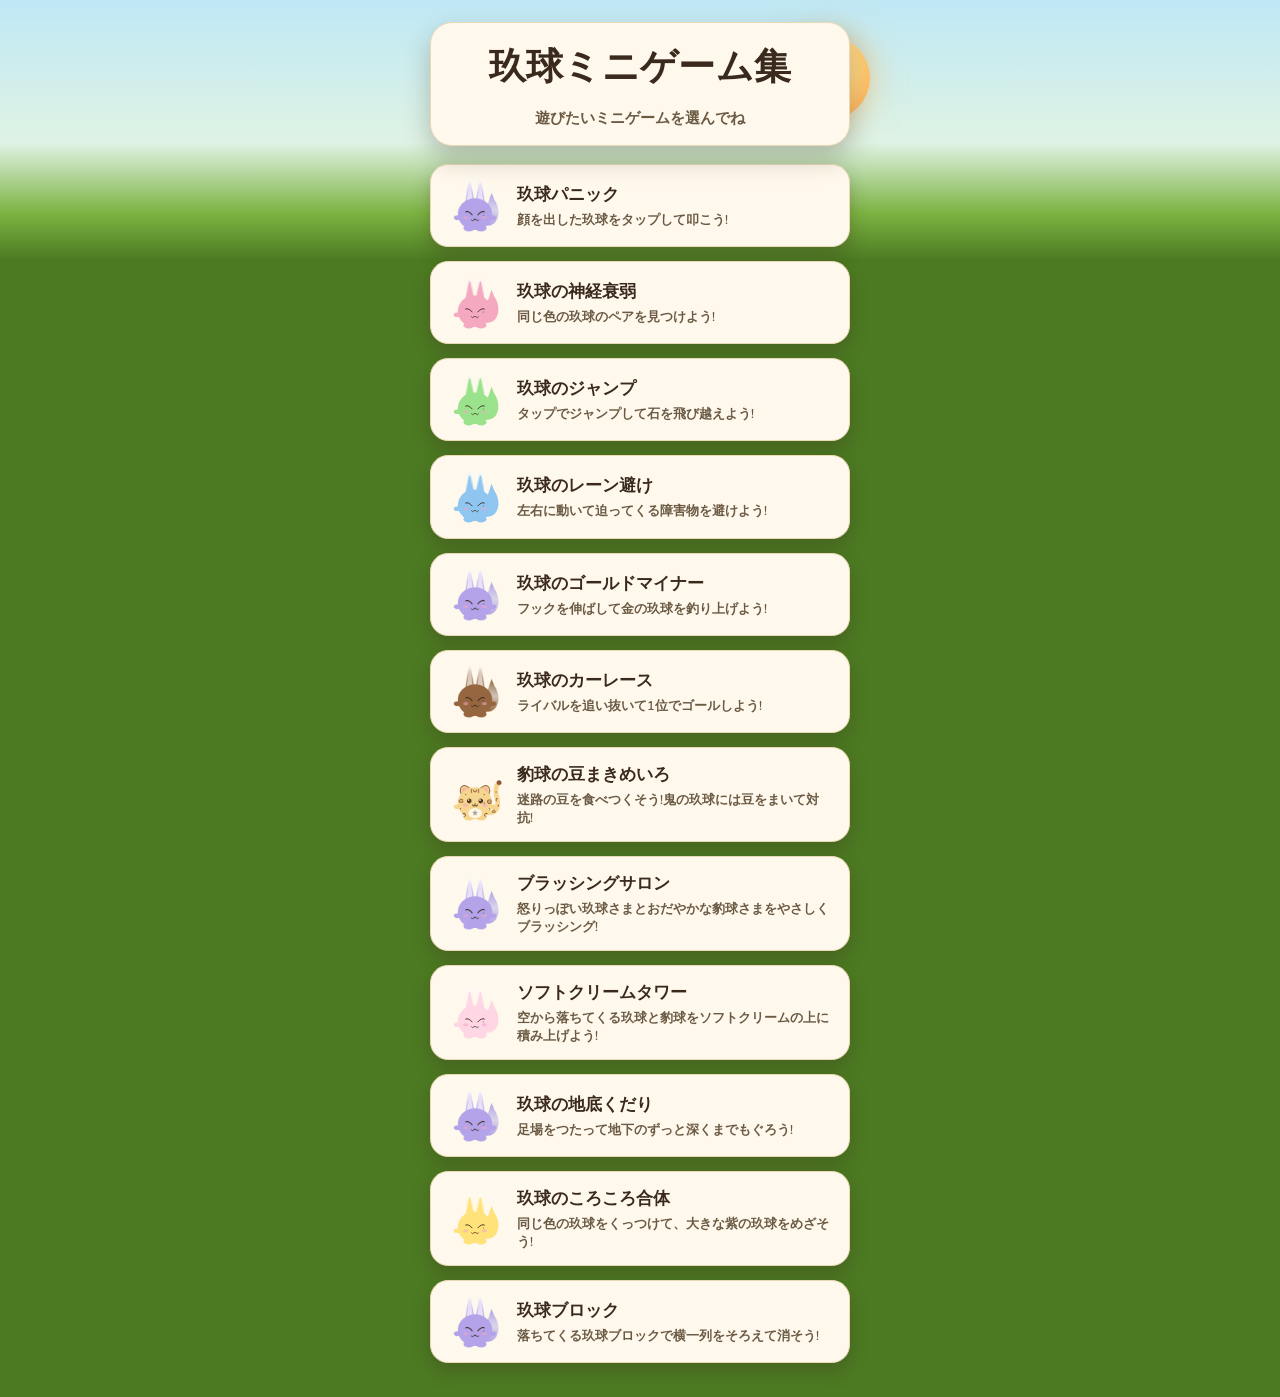
<file: index.html>
<!DOCTYPE html>
<html lang="ja">
<head>
<meta charset="UTF-8">
<meta name="viewport" content="width=device-width, initial-scale=1, maximum-scale=1, viewport-fit=cover">
<title>玖球ミニゲーム集</title>
<link rel="stylesheet" href="https://fonts.googleapis.com/css2?family=Baloo+2:wght@500;700;800&family=Nunito:wght@400;600;700;800&display=swap">
<link rel="stylesheet" href="style.css">
<style>
  .game-list {
    position: relative; z-index: 1;
    display: flex; flex-direction: column; gap: 14px;
    width: 100%; max-width: 420px;
  }
  .game-card {
    display: flex; align-items: center; gap: 14px;
    background: var(--card-bg);
    border: 1px solid var(--card-border);
    border-radius: 18px;
    padding: 14px 16px;
    text-decoration: none;
    color: var(--ink);
    box-shadow: 0 8px 18px var(--shadow);
    transition: transform .12s, box-shadow .12s;
  }
  .game-card:hover { transform: translateY(-2px); }
  .game-card:active { transform: translateY(1px); }
  .game-card-icon { width: 56px; flex-shrink: 0; }
  .game-card-icon .mole-svg { width: 100%; height: auto; display: block; }
  .game-card-body { display: flex; flex-direction: column; gap: 2px; }
  .game-card-title { font-family: var(--font-display); font-weight: 800; font-size: 1.05rem; }
  .game-card-desc { font-size: .8rem; color: var(--ink-soft); font-weight: 600; }
</style>
</head>
<body>

<div class="scene">
  <div class="sky-deco" aria-hidden="true">
    <div class="orb"></div>
    <div class="stars"></div>
  </div>

  <header class="hud">
    <h1>玖球ミニゲーム集</h1>
    <p class="tagline">遊びたいミニゲームを選んでね</p>
  </header>

  <div class="game-list">
    <a class="game-card" href="games/mole.html">
      <span class="game-card-icon" id="icon-mole"></span>
      <span class="game-card-body">
        <span class="game-card-title">玖球パニック</span>
        <span class="game-card-desc">顔を出した玖球をタップして叩こう!</span>
      </span>
    </a>
    <a class="game-card" href="games/memory.html">
      <span class="game-card-icon" id="icon-memory"></span>
      <span class="game-card-body">
        <span class="game-card-title">玖球の神経衰弱</span>
        <span class="game-card-desc">同じ色の玖球のペアを見つけよう!</span>
      </span>
    </a>
    <a class="game-card" href="games/jump.html">
      <span class="game-card-icon" id="icon-jump"></span>
      <span class="game-card-body">
        <span class="game-card-title">玖球のジャンプ</span>
        <span class="game-card-desc">タップでジャンプして石を飛び越えよう!</span>
      </span>
    </a>
    <a class="game-card" href="games/lane-dodge.html">
      <span class="game-card-icon" id="icon-lane"></span>
      <span class="game-card-body">
        <span class="game-card-title">玖球のレーン避け</span>
        <span class="game-card-desc">左右に動いて迫ってくる障害物を避けよう!</span>
      </span>
    </a>
    <a class="game-card" href="games/gold-miner.html">
      <span class="game-card-icon" id="icon-gold"></span>
      <span class="game-card-body">
        <span class="game-card-title">玖球のゴールドマイナー</span>
        <span class="game-card-desc">フックを伸ばして金の玖球を釣り上げよう!</span>
      </span>
    </a>
    <a class="game-card" href="games/race.html">
      <span class="game-card-icon" id="icon-race"></span>
      <span class="game-card-body">
        <span class="game-card-title">玖球のカーレース</span>
        <span class="game-card-desc">ライバルを追い抜いて1位でゴールしよう!</span>
      </span>
    </a>
    <a class="game-card" href="games/maze.html">
      <span class="game-card-icon"><img class="mole-svg" src="games/leopard.png" width="624" height="592" alt="" draggable="false"></span>
      <span class="game-card-body">
        <span class="game-card-title">豹球の豆まきめいろ</span>
        <span class="game-card-desc">迷路の豆を食べつくそう!鬼の玖球には豆をまいて対抗!</span>
      </span>
    </a>
    <a class="game-card" href="games/brush.html">
      <span class="game-card-icon" id="icon-brush"></span>
      <span class="game-card-body">
        <span class="game-card-title">ブラッシングサロン</span>
        <span class="game-card-desc">怒りっぽい玖球さまとおだやかな豹球さまをやさしくブラッシング!</span>
      </span>
    </a>
    <a class="game-card" href="games/tower.html">
      <span class="game-card-icon" id="icon-tower"></span>
      <span class="game-card-body">
        <span class="game-card-title">ソフトクリームタワー</span>
        <span class="game-card-desc">空から落ちてくる玖球と豹球をソフトクリームの上に積み上げよう!</span>
      </span>
    </a>
    <a class="game-card" href="games/dig.html">
      <span class="game-card-icon" id="icon-dig"></span>
      <span class="game-card-body">
        <span class="game-card-title">玖球の地底くだり</span>
        <span class="game-card-desc">足場をつたって地下のずっと深くまでもぐろう!</span>
      </span>
    </a>
    <a class="game-card" href="games/merge.html">
      <span class="game-card-icon" id="icon-merge"></span>
      <span class="game-card-body">
        <span class="game-card-title">玖球のころころ合体</span>
        <span class="game-card-desc">同じ色の玖球をくっつけて、大きな紫の玖球をめざそう!</span>
      </span>
    </a>
    <a class="game-card" href="games/blocks.html">
      <span class="game-card-icon" id="icon-blocks"></span>
      <span class="game-card-body">
        <span class="game-card-title">玖球ブロック</span>
        <span class="game-card-desc">落ちてくる玖球ブロックで横一列をそろえて消そう!</span>
      </span>
    </a>
  </div>
</div>

<script src="games/mole-icon.js"></script>
<script>
  document.getElementById('icon-mole').innerHTML = moleImgMarkup();
  document.getElementById('icon-memory').innerHTML = moleSvgMarkup('hubMemory', '#F4A9C0');
  document.getElementById('icon-jump').innerHTML = moleSvgMarkup('hubJump', '#9BE28C');
  document.getElementById('icon-lane').innerHTML = moleSvgMarkup('hubLane', '#8EC6F1');
  document.getElementById('icon-gold').innerHTML = moleImgMarkup();
  document.getElementById('icon-race').innerHTML = moleImgMarkup('brown');
  document.getElementById('icon-brush').innerHTML = moleImgMarkup();
  document.getElementById('icon-tower').innerHTML = moleSvgMarkup('hubTower', '#FFD6E4');
  document.getElementById('icon-dig').innerHTML = moleImgMarkup();
  document.getElementById('icon-merge').innerHTML = moleSvgMarkup('hubMerge', '#FFE27A');
  document.getElementById('icon-blocks').innerHTML = moleImgMarkup();
</script>
</body>
</html>
</file>
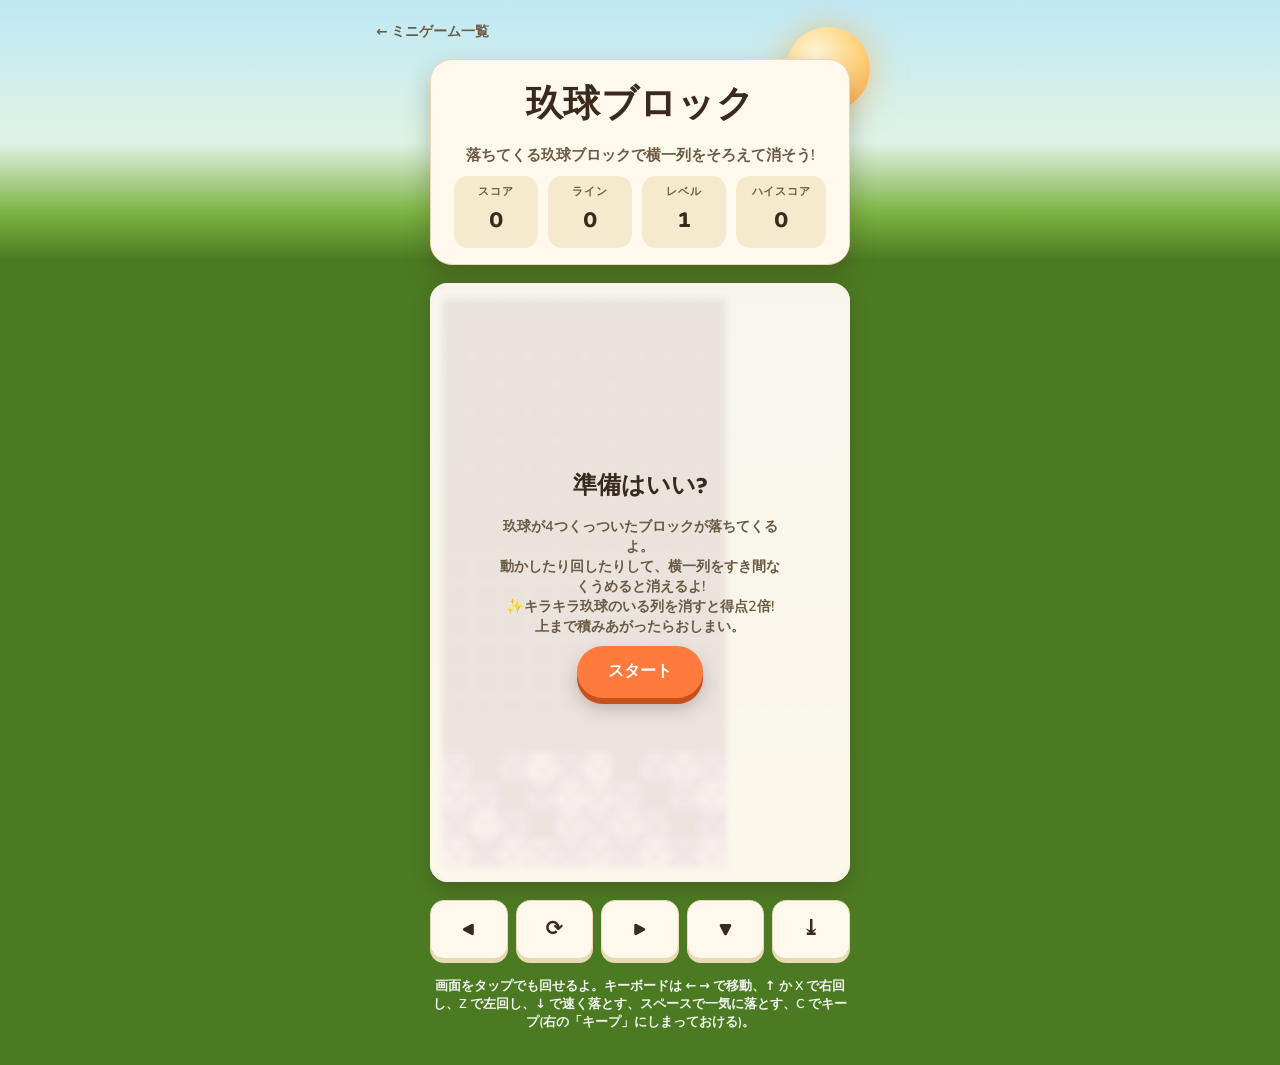
<file: games/blocks.html>
<!DOCTYPE html>
<html lang="ja">
<head>
<meta charset="UTF-8">
<meta name="viewport" content="width=device-width, initial-scale=1, maximum-scale=1, viewport-fit=cover">
<title>玖球ブロック</title>
<link rel="stylesheet" href="https://fonts.googleapis.com/css2?family=Baloo+2:wght@500;700;800&family=Nunito:wght@400;600;700;800&display=swap">
<link rel="stylesheet" href="../style.css">
<style>
  .blocks-wrap { position: relative; width: 100%; max-width: 420px; }

  .blocks-canvas {
    position: relative; z-index: 1;
    display: block;
    width: 100%; height: auto;
    aspect-ratio: 400 / 570;
    border-radius: 18px;
    box-shadow: 0 8px 18px var(--shadow);
    touch-action: none;
    user-select: none;
    -webkit-user-select: none;
  }

  .pad {
    position: relative; z-index: 1;
    display: grid; grid-template-columns: repeat(5, 1fr); gap: 8px;
    width: 100%; max-width: 420px;
  }
  .pad-btn {
    font-family: var(--font-display); font-weight: 800; font-size: 1.3rem;
    padding: 12px 0;
    border: 1px solid var(--card-border);
    border-radius: 14px;
    background: var(--card-bg);
    color: var(--ink);
    box-shadow: 0 4px 0 var(--card-border);
    touch-action: none;
    user-select: none;
    -webkit-user-select: none;
    cursor: pointer;
  }
  .pad-btn:active, .pad-btn.down { transform: translateY(3px); box-shadow: 0 1px 0 var(--card-border); }
  .pad-btn small { display: block; font-size: .6rem; font-family: var(--font-body); color: var(--ink-soft); }
</style>
</head>
<body>

<div class="scene">
  <div class="sky-deco" aria-hidden="true">
    <div class="orb"></div>
    <div class="stars"></div>
  </div>

  <a class="back-link" href="../index.html">← ミニゲーム一覧</a>

  <header class="hud">
    <h1>玖球ブロック</h1>
    <p class="tagline">落ちてくる玖球ブロックで横一列をそろえて消そう!</p>
    <div class="stats">
      <div class="stat"><span class="stat-label">スコア</span><span class="stat-value" id="score">0</span></div>
      <div class="stat"><span class="stat-label">ライン</span><span class="stat-value" id="lines">0</span></div>
      <div class="stat"><span class="stat-label">レベル</span><span class="stat-value" id="level">1</span></div>
      <div class="stat"><span class="stat-label">ハイスコア</span><span class="stat-value" id="highScore">0</span></div>
    </div>
  </header>

  <div class="blocks-wrap">
    <canvas class="blocks-canvas" id="canvas" aria-label="玖球ブロックのゲーム画面"></canvas>
    <div class="overlay" id="overlay">
      <div class="overlay-card">
        <h2 id="overlayTitle">準備はいい?</h2>
        <p id="overlayMsg">玖球が4つくっついたブロックが落ちてくるよ。<br>動かしたり回したりして、横一列をすき間なくうめると消えるよ!<br>✨キラキラ玖球のいる列を消すと得点2倍!<br>上まで積みあがったらおしまい。</p>
        <button class="btn" id="actionBtn">スタート</button>
      </div>
    </div>
  </div>

  <div class="pad" id="pad">
    <button class="pad-btn" data-act="left" aria-label="左へ">◀</button>
    <button class="pad-btn" data-act="rotate" aria-label="回す">⟳</button>
    <button class="pad-btn" data-act="right" aria-label="右へ">▶</button>
    <button class="pad-btn" data-act="down" aria-label="下へ">▼</button>
    <button class="pad-btn" data-act="drop" aria-label="一気に落とす">⤓</button>
  </div>

  <p class="hint">画面をタップでも回せるよ。キーボードは ← → で移動、↑ か X で右回し、Z で左回し、↓ で速く落とす、スペースで一気に落とす、C でキープ(右の「キープ」にしまっておける)。</p>
</div>

<script>
(function () {
  'use strict';

  var HIGH_KEY = 'kyutama-blocks-highscore';
  // 画面はこの論理サイズで描き、表示サイズに合わせて拡大縮小する
  var W = 400, H = 570;
  var COLS = 10, ROWS = 20;
  var CELL = 27;
  var BX = 12, BY = 15;
  var SIDE_X = BX + COLS * CELL + 12;
  var LOCK_DELAY = 0.5;
  var LOCK_RESETS = 15;
  var CLEAR_TIME = 0.35;
  // ボタンやキーを押しっぱなしにしたときの、くり返しが始まるまでの時間と間隔
  var REPEAT_DELAY = 0.17;
  var REPEAT_RATE = 0.05;
  var SOFT_RATE = 0.035;
  var LINE_POINTS = [0, 100, 300, 500, 800];
  var SPARKLE_CHANCE = 0.14;

  // ブロックの形。どれも玖球4つでできている。色はみんな紫で、形ごとに少しだけ濃さを変える
  var SHAPES = {
    I: { cells: [[0, 1], [1, 1], [2, 1], [3, 1]], size: 4, tint: '#C7B8F0' },
    O: { cells: [[1, 0], [2, 0], [1, 1], [2, 1]], size: 4, tint: '#B4A3E8' },
    T: { cells: [[1, 0], [0, 1], [1, 1], [2, 1]], size: 3, tint: '#A08BE0' },
    S: { cells: [[1, 0], [2, 0], [0, 1], [1, 1]], size: 3, tint: '#BBA6EE' },
    Z: { cells: [[0, 0], [1, 0], [1, 1], [2, 1]], size: 3, tint: '#9C86D6' },
    J: { cells: [[0, 0], [0, 1], [1, 1], [2, 1]], size: 3, tint: '#D2C4F6' },
    L: { cells: [[2, 0], [0, 1], [1, 1], [2, 1]], size: 3, tint: '#8F7BCF' }
  };
  var KICKS = [[0, 0], [-1, 0], [1, 0], [-2, 0], [2, 0], [0, -1]];

  // 玖球の顔(mole-icon.js のSVGと同じ線)
  var EYE_L = new Path2D('M52,68 Q42,56 34,60');
  var EYE_R = new Path2D('M68,68 Q78,56 86,60');
  var MOUTH = new Path2D('M50,81.7 Q53,86.9 57,81.7 Q60,79.1 63,81.7 Q67,86.9 70,81.7');
  var SMILE = new Path2D('M50,80 Q60,92 70,80');

  var canvas = document.getElementById('canvas');
  var ctx = canvas.getContext('2d');
  var scoreEl = document.getElementById('score');
  var linesEl = document.getElementById('lines');
  var levelEl = document.getElementById('level');
  var highScoreEl = document.getElementById('highScore');
  var overlay = document.getElementById('overlay');
  var overlayTitle = document.getElementById('overlayTitle');
  var overlayMsg = document.getElementById('overlayMsg');
  var actionBtn = document.getElementById('actionBtn');

  var state = { playing: false, score: 0, lines: 0, level: 1, highScore: 0, time: 0, fallT: 0, lockT: 0, lockResets: 0, clearT: 0, canHold: true };
  // board[y][x] は null か { tint, sparkle }
  var board = [];
  // piece は { type, cells, x, y, sparkle }。cells は回転後の [x, y] の並び、sparkle はキラキラ玖球の番号(-1 でなし)
  var piece = null;
  var queue = [];
  var bag = [];
  var hold = null;
  var clearing = [];
  var parts = [];
  var popups = [];
  var held = {};
  var rafId = null;
  var lastTs = 0;
  var audioCtx = null;
  var colors = {};

  function loadHigh() {
    try {
      var v = parseInt(localStorage.getItem(HIGH_KEY), 10);
      return isNaN(v) ? 0 : v;
    } catch (e) { return 0; }
  }
  function saveHigh(v) {
    try { localStorage.setItem(HIGH_KEY, String(v)); } catch (e) {}
  }

  function readColors() {
    var cs = getComputedStyle(document.documentElement);
    ['sky-top', 'sky-mid', 'ink', 'accent', 'card-bg'].forEach(function (name) {
      colors[name] = cs.getPropertyValue('--' + name).trim();
    });
  }

  function setupCanvas() {
    var dpr = Math.min(window.devicePixelRatio || 1, 3);
    canvas.width = W * dpr;
    canvas.height = H * dpr;
    ctx.setTransform(dpr, 0, 0, dpr, 0, 0);
  }

  function ensureAudio() {
    if (!audioCtx) {
      try { audioCtx = new (window.AudioContext || window.webkitAudioContext)(); } catch (e) {}
    } else if (audioCtx.state === 'suspended') {
      try { audioCtx.resume(); } catch (e) {}
    }
  }

  function playTone(type, from, to, dur, vol) {
    if (!audioCtx) return;
    try {
      var t = audioCtx.currentTime;
      var osc = audioCtx.createOscillator();
      var gain = audioCtx.createGain();
      osc.type = type;
      osc.frequency.setValueAtTime(from, t);
      osc.frequency.exponentialRampToValueAtTime(to, t + dur);
      gain.gain.setValueAtTime(vol, t);
      gain.gain.exponentialRampToValueAtTime(0.001, t + dur);
      osc.connect(gain).connect(audioCtx.destination);
      osc.start(t);
      osc.stop(t + dur + 0.02);
    } catch (e) {}
  }

  // レベルが上がるほど速く落ちる
  function fallInterval() { return Math.max(0.06, 0.8 - (state.level - 1) * 0.07); }

  // 7種類を1回ずつ混ぜて出すので、同じ形ばかり続かない
  function nextType() {
    if (!bag.length) {
      bag = Object.keys(SHAPES);
      for (var i = bag.length - 1; i > 0; i--) {
        var j = Math.floor(Math.random() * (i + 1));
        var t = bag[i]; bag[i] = bag[j]; bag[j] = t;
      }
    }
    return { type: bag.pop(), sparkle: Math.random() < SPARKLE_CHANCE ? Math.floor(Math.random() * 4) : -1 };
  }

  function makePiece(info) {
    var s = SHAPES[info.type];
    return {
      type: info.type, sparkle: info.sparkle,
      cells: s.cells.map(function (c) { return [c[0], c[1]]; }),
      x: Math.floor((COLS - s.size) / 2), y: info.type === 'I' ? -1 : 0
    };
  }

  function fits(cells, px, py) {
    for (var i = 0; i < cells.length; i++) {
      var x = px + cells[i][0], y = py + cells[i][1];
      if (x < 0 || x >= COLS || y >= ROWS) return false;
      if (y >= 0 && board[y][x]) return false;
    }
    return true;
  }

  function spawn(info) {
    piece = makePiece(info || queue.shift());
    if (!info) queue.push(nextType());
    state.fallT = 0;
    state.lockT = 0;
    state.lockResets = 0;
    if (!fits(piece.cells, piece.x, piece.y)) gameOver();
  }

  function onGround() { return !fits(piece.cells, piece.x, piece.y + 1); }

  // 地面についてから動かしたり回したりすると、固定までの時間が少しのびる
  function touched() {
    if (onGround() && state.lockResets < LOCK_RESETS) {
      state.lockT = 0;
      state.lockResets += 1;
    }
  }

  function move(dx) {
    if (!piece || state.clearT > 0) return false;
    if (!fits(piece.cells, piece.x + dx, piece.y)) return false;
    piece.x += dx;
    touched();
    playTone('triangle', 330, 300, 0.04, 0.04);
    return true;
  }

  function rotate(dir) {
    if (!piece || state.clearT > 0 || piece.type === 'O') return;
    var n = SHAPES[piece.type].size - 1;
    var cells = piece.cells.map(function (c) {
      return dir > 0 ? [n - c[1], c[0]] : [c[1], n - c[0]];
    });
    for (var i = 0; i < KICKS.length; i++) {
      var kx = KICKS[i][0], ky = KICKS[i][1];
      if (fits(cells, piece.x + kx, piece.y + ky)) {
        piece.cells = cells;
        piece.x += kx;
        piece.y += ky;
        touched();
        playTone('sine', 520, 620, 0.06, 0.06);
        return;
      }
    }
  }

  function softDrop() {
    if (!piece || state.clearT > 0) return;
    if (fits(piece.cells, piece.x, piece.y + 1)) {
      piece.y += 1;
      state.fallT = 0;
      state.score += 1;
    }
  }

  function hardDrop() {
    if (!piece || state.clearT > 0) return;
    var n = 0;
    while (fits(piece.cells, piece.x, piece.y + 1)) { piece.y += 1; n++; }
    state.score += n * 2;
    lock();
  }

  function holdPiece() {
    if (!piece || state.clearT > 0 || !state.canHold) return;
    var cur = { type: piece.type, sparkle: piece.sparkle };
    var prev = hold;
    hold = cur;
    state.canHold = false;
    spawn(prev || null);
    playTone('sine', 440, 330, 0.08, 0.06);
  }

  function ghostY() {
    var y = piece.y;
    while (fits(piece.cells, piece.x, y + 1)) y++;
    return y;
  }

  function lock() {
    var tint = SHAPES[piece.type].tint;
    var top = false;
    piece.cells.forEach(function (c, i) {
      var x = piece.x + c[0], y = piece.y + c[1];
      if (y < 0) { top = true; return; }
      board[y][x] = { tint: tint, sparkle: i === piece.sparkle, bump: 1 };
    });
    piece = null;
    state.canHold = true;
    playTone('triangle', 260, 200, 0.07, 0.07);
    if (top) { gameOver(); return; }

    clearing = [];
    for (var y = 0; y < ROWS; y++) {
      if (board[y].every(function (c) { return c; })) clearing.push(y);
    }
    if (clearing.length) {
      var sparkle = clearing.some(function (y) { return board[y].some(function (c) { return c.sparkle; }); });
      var gain = LINE_POINTS[clearing.length] * state.level * (sparkle ? 2 : 1);
      state.score += gain;
      state.lines += clearing.length;
      state.level = Math.floor(state.lines / 10) + 1;
      var cy = BY + (clearing[0] + clearing.length / 2) * CELL;
      var label = ['', 'いちれつ!', 'にれつ!', 'さんれつ!', 'よんれつ! すごい!'][clearing.length];
      popup(label + ' +' + gain, BX + COLS * CELL / 2, cy - 14, colors.accent, true);
      if (sparkle) popup('✨キラキラ2倍!', BX + COLS * CELL / 2, cy + 16, '#E0A800', true);
      state.clearT = CLEAR_TIME;
      playTone('sine', 600 + clearing.length * 120, 1100 + clearing.length * 160, 0.25, 0.12);
      if (clearing.length === 4) playTone('triangle', 880, 1760, 0.4, 0.1);
    } else {
      spawn();
    }
    updateHud();
  }

  // 消える列の玖球は、ぴょんと飛びはねて画面の外へ逃げていく
  function finishClear() {
    clearing.forEach(function (y) {
      board[y].forEach(function (c, x) {
        parts.push({
          tint: c.tint, x: BX + x * CELL, y: BY + y * CELL,
          vx: (x - COLS / 2 + 0.5) * 30 + (Math.random() - 0.5) * 60, vy: -260 - Math.random() * 200,
          rot: 0, vr: (Math.random() - 0.5) * 10, t: 0
        });
      });
    });
    clearing.sort(function (a, b) { return a - b; }).forEach(function (y) {
      board.splice(y, 1);
      board.unshift(emptyRow());
    });
    clearing = [];
    spawn();
  }

  function emptyRow() {
    var row = [];
    for (var x = 0; x < COLS; x++) row.push(null);
    return row;
  }

  function popup(text, x, y, color, big) {
    popups.push({ text: text, x: x, y: y, color: color, t: 0, big: !!big });
  }

  function updateHud() {
    scoreEl.textContent = state.score;
    linesEl.textContent = state.lines;
    levelEl.textContent = state.level;
    highScoreEl.textContent = state.highScore;
  }

  function startGame() {
    ensureAudio();
    state.score = 0;
    state.lines = 0;
    state.level = 1;
    state.time = 0;
    state.clearT = 0;
    state.canHold = true;
    board = [];
    for (var y = 0; y < ROWS; y++) board.push(emptyRow());
    bag = [];
    queue = [nextType(), nextType(), nextType()];
    hold = null;
    clearing = [];
    parts = [];
    popups = [];
    held = {};
    spawn();
    updateHud();
    overlay.hidden = true;
    state.playing = true;
    lastTs = performance.now();
    rafId = requestAnimationFrame(tick);
  }

  function gameOver() {
    piece = null;
    state.playing = false;
    cancelAnimationFrame(rafId);
    playTone('sawtooth', 300, 70, 0.7, 0.15);
    render();
    var isRecord = state.score > state.highScore;
    if (isRecord) {
      state.highScore = state.score;
      saveHigh(state.highScore);
    }
    updateHud();
    overlayTitle.textContent = 'ゲームオーバー!';
    overlayMsg.innerHTML = state.lines + 'ライン / スコア: <span class="result-score">' + state.score + '</span>' +
      (isRecord ? '<br><span class="new-record">🎉 ハイスコア更新!</span>' : '<br>ハイスコア: ' + state.highScore);
    actionBtn.textContent = 'もう一度あそぶ';
    overlay.hidden = false;
  }

  // 押しっぱなしの左右・下を、一定の間隔でくり返す
  function repeatHeld(dt) {
    ['left', 'right', 'down'].forEach(function (act) {
      var h = held[act];
      if (!h) return;
      h.t += dt;
      var delay = act === 'down' ? 0 : REPEAT_DELAY;
      var rate = act === 'down' ? SOFT_RATE : REPEAT_RATE;
      while (h.t >= delay + rate) {
        h.t -= rate;
        if (act === 'down') softDrop(); else move(act === 'left' ? -1 : 1);
      }
    });
  }

  function tick(ts) {
    var dt = Math.min((ts - lastTs) / 1000, 0.05);
    lastTs = ts;
    state.time += dt;

    if (state.clearT > 0) {
      state.clearT -= dt;
      if (state.clearT <= 0) finishClear();
    } else if (piece) {
      repeatHeld(dt);
      if (piece) {
        if (onGround()) {
          state.lockT += dt;
          if (state.lockT >= LOCK_DELAY) lock();
        } else {
          state.fallT += dt;
          while (piece && state.fallT >= fallInterval() && !onGround()) {
            state.fallT -= fallInterval();
            piece.y += 1;
          }
        }
      }
    }
    if (!state.playing) return;

    board.forEach(function (row) { row.forEach(function (c) { if (c && c.bump) c.bump = Math.max(0, c.bump - dt * 5); }); });
    parts.forEach(function (p) {
      p.t += dt;
      p.vy += 900 * dt;
      p.x += p.vx * dt;
      p.y += p.vy * dt;
      p.rot += p.vr * dt;
    });
    parts = parts.filter(function (p) { return p.y < H + CELL; });
    popups.forEach(function (p) { p.t += dt; });
    popups = popups.filter(function (p) { return p.t < 1.2; });

    updateHud();
    render();
    rafId = requestAnimationFrame(tick);
  }

  // ---- 描画 ----

  // 玖球の顔のブロックを1つ描く。happy で笑顔、alpha で半透明
  function drawBlock(x, y, size, tint, opt) {
    opt = opt || {};
    var r = size * 0.22;
    ctx.save();
    if (opt.alpha !== undefined) ctx.globalAlpha = opt.alpha;
    ctx.beginPath();
    ctx.moveTo(x + r, y);
    ctx.arcTo(x + size, y, x + size, y + size, r);
    ctx.arcTo(x + size, y + size, x, y + size, r);
    ctx.arcTo(x, y + size, x, y, r);
    ctx.arcTo(x, y, x + size, y, r);
    ctx.closePath();
    ctx.fillStyle = tint;
    ctx.fill();
    ctx.lineWidth = Math.max(1, size * 0.05);
    ctx.strokeStyle = 'rgba(80, 60, 140, .45)';
    ctx.stroke();

    ctx.translate(x + size / 2, y + size * 0.5);
    ctx.scale(size / 66, size / 66);
    ctx.translate(-60, -72);
    ctx.fillStyle = 'rgba(243, 166, 196, ' + (opt.happy ? 0.95 : 0.6) + ')';
    ctx.beginPath();
    ctx.ellipse(34, 77, 8, 5, 0, 0, Math.PI * 2);
    ctx.ellipse(86, 77, 8, 5, 0, 0, Math.PI * 2);
    ctx.fill();
    ctx.strokeStyle = '#3A2A1D';
    ctx.lineCap = 'round';
    ctx.lineJoin = 'round';
    ctx.lineWidth = 4.5;
    ctx.stroke(EYE_L);
    ctx.stroke(EYE_R);
    ctx.lineWidth = 3.6;
    ctx.stroke(opt.happy ? SMILE : MOUTH);
    ctx.fillStyle = '#3A2A1D';
    ctx.beginPath();
    ctx.arc(83, 68.5, 2.2, 0, Math.PI * 2);
    ctx.fill();
    ctx.restore();

    if (opt.sparkle) {
      var tw = 0.6 + 0.4 * Math.sin(state.time * 6 + x);
      ctx.save();
      ctx.globalAlpha = (opt.alpha !== undefined ? opt.alpha : 1) * tw;
      ctx.fillStyle = '#FFE066';
      ctx.font = '800 ' + Math.round(size * 0.42) + 'px "Baloo 2", sans-serif';
      ctx.textAlign = 'center';
      ctx.textBaseline = 'middle';
      ctx.fillText('✦', x + size * 0.82, y + size * 0.2);
      ctx.restore();
    }
  }

  function drawBoard() {
    var sky = ctx.createLinearGradient(0, 0, 0, H);
    sky.addColorStop(0, colors['sky-top']);
    sky.addColorStop(1, colors['sky-mid']);
    ctx.fillStyle = sky;
    ctx.fillRect(0, 0, W, H);

    ctx.fillStyle = 'rgba(40, 30, 70, .72)';
    ctx.fillRect(BX, BY, COLS * CELL, ROWS * CELL);
    ctx.strokeStyle = 'rgba(255, 255, 255, .06)';
    ctx.lineWidth = 1;
    for (var x = 1; x < COLS; x++) {
      ctx.beginPath();
      ctx.moveTo(BX + x * CELL + 0.5, BY);
      ctx.lineTo(BX + x * CELL + 0.5, BY + ROWS * CELL);
      ctx.stroke();
    }
    for (var y = 1; y < ROWS; y++) {
      ctx.beginPath();
      ctx.moveTo(BX, BY + y * CELL + 0.5);
      ctx.lineTo(BX + COLS * CELL, BY + y * CELL + 0.5);
      ctx.stroke();
    }
  }

  function drawPreview(info, cx, cy, size) {
    var s = SHAPES[info.type];
    var minX = 9, maxX = -9, minY = 9, maxY = -9;
    s.cells.forEach(function (c) {
      minX = Math.min(minX, c[0]); maxX = Math.max(maxX, c[0]);
      minY = Math.min(minY, c[1]); maxY = Math.max(maxY, c[1]);
    });
    var ox = cx - (maxX - minX + 1) * size / 2, oy = cy - (maxY - minY + 1) * size / 2;
    s.cells.forEach(function (c, i) {
      drawBlock(ox + (c[0] - minX) * size, oy + (c[1] - minY) * size, size, s.tint, { sparkle: i === info.sparkle });
    });
  }

  function drawSide() {
    var w = W - SIDE_X - 10;
    var cx = SIDE_X + w / 2;
    ctx.fillStyle = 'rgba(255, 255, 255, .6)';
    ctx.fillRect(SIDE_X, BY, w, 250);
    ctx.fillRect(SIDE_X, BY + 266, w, 100);
    ctx.fillStyle = colors.ink;
    ctx.font = '800 13px "Nunito", sans-serif';
    ctx.textAlign = 'center';
    ctx.textBaseline = 'middle';
    ctx.fillText('つぎ', cx, BY + 14);
    ctx.fillText('キープ', cx, BY + 280);
    queue.forEach(function (info, i) {
      drawPreview(info, cx, BY + 62 + i * 70, i ? 15 : 19);
    });
    if (hold) {
      ctx.save();
      if (!state.canHold) ctx.globalAlpha = 0.4;
      drawPreview(hold, cx, BY + 328, 17);
      ctx.restore();
    }
  }

  function render() {
    if (!colors.ink) return;
    drawBoard();
    var flash = state.clearT > 0 && Math.floor(state.clearT * 20) % 2;
    for (var y = 0; y < ROWS; y++) {
      for (var x = 0; x < COLS; x++) {
        var c = board[y] && board[y][x];
        if (!c) continue;
        var isClear = clearing.indexOf(y) >= 0;
        var b = (c.bump || 0) * 2;
        drawBlock(BX + x * CELL, BY + y * CELL - b, CELL, isClear && flash ? '#FFFFFF' : c.tint, { happy: isClear, sparkle: c.sparkle });
      }
    }
    if (piece) {
      var tint = SHAPES[piece.type].tint;
      var gy = ghostY();
      ctx.save();
      ctx.beginPath();
      ctx.rect(BX, BY, COLS * CELL, ROWS * CELL);
      ctx.clip();
      if (gy !== piece.y) {
        piece.cells.forEach(function (c) {
          drawBlock(BX + (piece.x + c[0]) * CELL, BY + (gy + c[1]) * CELL, CELL, tint, { alpha: 0.22 });
        });
      }
      piece.cells.forEach(function (c, i) {
        drawBlock(BX + (piece.x + c[0]) * CELL, BY + (piece.y + c[1]) * CELL, CELL, tint, { sparkle: i === piece.sparkle });
      });
      ctx.restore();
    }
    parts.forEach(function (p) {
      ctx.save();
      ctx.translate(p.x + CELL / 2, p.y + CELL / 2);
      ctx.rotate(p.rot);
      drawBlock(-CELL / 2, -CELL / 2, CELL, p.tint, { happy: true });
      ctx.restore();
    });
    if (queue.length) drawSide();

    popups.forEach(function (p) {
      ctx.globalAlpha = Math.max(0, 1 - p.t / 1.2);
      ctx.fillStyle = p.color;
      ctx.font = '800 ' + (p.big ? 22 : 16) + 'px "Baloo 2", sans-serif';
      ctx.textAlign = 'center';
      ctx.textBaseline = 'middle';
      ctx.strokeStyle = 'rgba(255, 255, 255, .9)';
      ctx.lineWidth = 4;
      ctx.strokeText(p.text, p.x, p.y - p.t * 30);
      ctx.fillText(p.text, p.x, p.y - p.t * 30);
      ctx.globalAlpha = 1;
    });
  }

  // ---- 入力 ----

  function press(act) {
    if (!state.playing) return;
    ensureAudio();
    if (act === 'left') { move(-1); held.left = { t: 0 }; }
    else if (act === 'right') { move(1); held.right = { t: 0 }; }
    else if (act === 'down') { softDrop(); held.down = { t: 0 }; }
    else if (act === 'rotate') rotate(1);
    else if (act === 'rotateL') rotate(-1);
    else if (act === 'drop') hardDrop();
    else if (act === 'hold') holdPiece();
  }
  function release(act) { delete held[act]; }

  actionBtn.addEventListener('click', startGame);

  Array.prototype.forEach.call(document.querySelectorAll('.pad-btn'), function (btn) {
    var act = btn.getAttribute('data-act');
    btn.addEventListener('pointerdown', function (e) {
      e.preventDefault();
      try { btn.setPointerCapture(e.pointerId); } catch (err) {}
      btn.classList.add('down');
      press(act);
    });
    ['pointerup', 'pointercancel', 'lostpointercapture'].forEach(function (type) {
      btn.addEventListener(type, function () {
        btn.classList.remove('down');
        release(act);
      });
    });
    btn.addEventListener('contextmenu', function (e) { e.preventDefault(); });
  });

  canvas.addEventListener('pointerdown', function (e) {
    if (!state.playing) return;
    e.preventDefault();
    press('rotate');
  });
  canvas.addEventListener('contextmenu', function (e) { e.preventDefault(); });

  var KEYMAP = {
    ArrowLeft: 'left', KeyA: 'left', ArrowRight: 'right', KeyD: 'right',
    ArrowDown: 'down', KeyS: 'down', ArrowUp: 'rotate', KeyX: 'rotate', KeyW: 'rotate',
    KeyZ: 'rotateL', Space: 'drop', KeyC: 'hold', ShiftLeft: 'hold', ShiftRight: 'hold'
  };
  window.addEventListener('keydown', function (e) {
    var act = KEYMAP[e.code];
    if (!act || !state.playing) return;
    e.preventDefault();
    if (e.repeat) return;
    press(act);
  });
  window.addEventListener('keyup', function (e) {
    var act = KEYMAP[e.code];
    if (act) release(act);
  });
  window.addEventListener('blur', function () { held = {}; });

  try {
    window.matchMedia('(prefers-color-scheme: dark)').addEventListener('change', function () {
      readColors();
      render();
    });
  } catch (e) {}

  function boot(data) {
    state.highScore = (data && typeof data.highScore === 'number') ? data.highScore : loadHigh();
    readColors();
    setupCanvas();
    updateHud();
    // スタート前の画面には、いくつか玖球ブロックを積んでおく
    board = [];
    for (var y = 0; y < ROWS; y++) board.push(emptyRow());
    var tints = Object.keys(SHAPES).map(function (k) { return SHAPES[k].tint; });
    for (y = ROWS - 4; y < ROWS; y++) {
      for (var x = 0; x < COLS; x++) {
        if ((x * 7 + y * 3) % 5 !== 0 || y === ROWS - 1 && x !== 6) {
          board[y][x] = { tint: tints[(x + y) % tints.length], sparkle: x === 2 && y === ROWS - 2 };
        }
      }
    }
    render();
  }

  try {
    if (window.claude && window.claude.hot && window.claude.hot.snapshot) {
      window.claude.hot.snapshot(function () { return { highScore: state.highScore }; });
    }
    if (window.claude && window.claude.hot && window.claude.hot.ready) {
      window.claude.hot.ready(boot);
    } else {
      boot(window.claude && window.claude.hot ? window.claude.hot.data : null);
    }
  } catch (e) {
    boot(null);
  }
})();
</script>
</body>
</html>
</file>
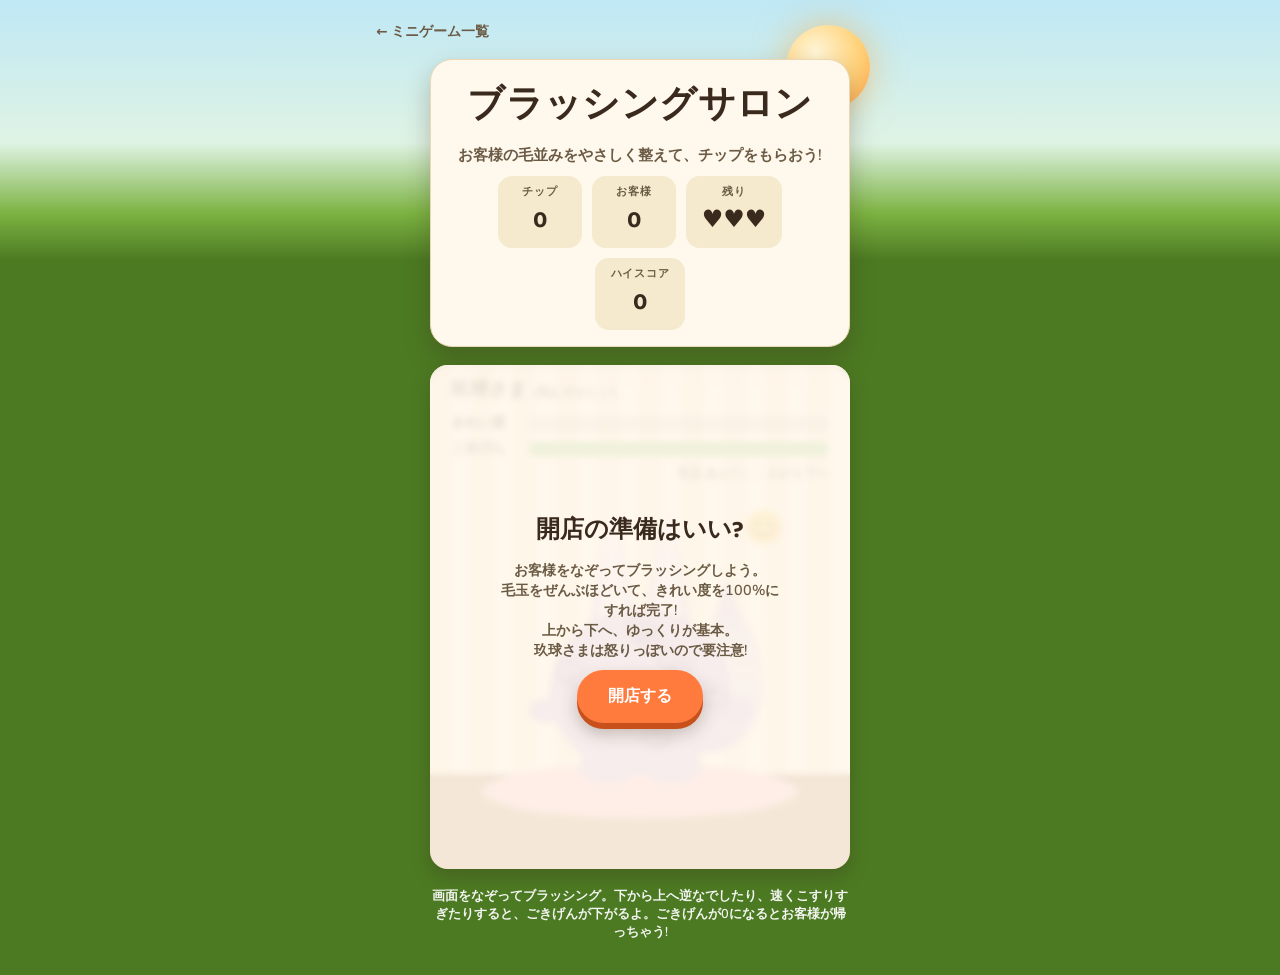
<file: games/brush.html>
<!DOCTYPE html>
<html lang="ja">
<head>
<meta charset="UTF-8">
<meta name="viewport" content="width=device-width, initial-scale=1, maximum-scale=1, viewport-fit=cover">
<title>ブラッシングサロン</title>
<link rel="stylesheet" href="https://fonts.googleapis.com/css2?family=Baloo+2:wght@500;700;800&family=Nunito:wght@400;600;700;800&display=swap">
<link rel="stylesheet" href="../style.css">
<style>
  .brush-wrap { position: relative; width: 100%; max-width: 420px; }

  .brush-canvas {
    position: relative; z-index: 1;
    display: block;
    width: 100%; height: auto;
    aspect-ratio: 400 / 480;
    border-radius: 18px;
    box-shadow: 0 8px 18px var(--shadow);
    touch-action: none;
    user-select: none;
    -webkit-user-select: none;
    cursor: crosshair;
  }
</style>
</head>
<body>

<div class="scene">
  <div class="sky-deco" aria-hidden="true">
    <div class="orb"></div>
    <div class="stars"></div>
  </div>

  <a class="back-link" href="../index.html">← ミニゲーム一覧</a>

  <header class="hud">
    <h1>ブラッシングサロン</h1>
    <p class="tagline">お客様の毛並みをやさしく整えて、チップをもらおう!</p>
    <div class="stats">
      <div class="stat"><span class="stat-label">チップ</span><span class="stat-value" id="score">0</span></div>
      <div class="stat"><span class="stat-label">お客様</span><span class="stat-value" id="served">0</span></div>
      <div class="stat"><span class="stat-label">残り</span><span class="stat-value" id="lives">♥♥♥</span></div>
      <div class="stat"><span class="stat-label">ハイスコア</span><span class="stat-value" id="highScore">0</span></div>
    </div>
  </header>

  <div class="brush-wrap">
    <canvas class="brush-canvas" id="canvas" aria-label="ブラッシングサロンのゲーム画面"></canvas>
    <div class="overlay" id="overlay">
      <div class="overlay-card">
        <h2 id="overlayTitle">開店の準備はいい?</h2>
        <p id="overlayMsg">お客様をなぞってブラッシングしよう。<br>毛玉をぜんぶほどいて、きれい度を100%にすれば完了!<br>上から下へ、ゆっくりが基本。<br>玖球さまは怒りっぽいので要注意!</p>
        <button class="btn" id="actionBtn">開店する</button>
      </div>
    </div>
  </div>

  <p class="hint">画面をなぞってブラッシング。下から上へ逆なでしたり、速くこすりすぎたりすると、ごきげんが下がるよ。ごきげんが0になるとお客様が帰っちゃう!</p>
</div>

<script src="mole-icon.js"></script>
<script>
(function () {
  'use strict';

  var HIGH_KEY = 'kyutama-brush-highscore';
  // 画面はこの論理サイズで描き、表示サイズに合わせて拡大縮小する
  var W = 400, H = 480;
  var LIVES = 3;
  var IMG_W = 280;
  var IMG_H = IMG_W * 592 / 624;
  var CENTER = { x: W / 2, y: 268 };
  // 画像内の丸い胴体（耳やしっぽを除く）は中心より下にある
  var BODY = { x: CENTER.x, y: CENTER.y + IMG_H * 0.16 };
  var BODY_RX = IMG_W * 0.31, BODY_RY = IMG_H * 0.30;
  var BRUSH_R = 26;
  var TANGLE_HP = 140;
  var CLEAN_PER_PX = 0.06;
  var ARRIVE_TIME = 0.6;

  // against: 逆なで1pxごとの怒り、rough: 速すぎるとき1pxごとの怒り、
  // calm: 上手になでた1pxごとに怒りが引く量、impatience: 待たせると1秒ごとに増える怒り
  var KINDS = {
    mole: {
      name: '玖球さま', trait: '気むずかしい', file: 'mole.png',
      speedLimit: 900, against: 0.12, rough: 0.08, calm: 0.006, impatience: 2.2,
      tangles: [5, 7], tip: 300, tangleColor: '#6E5AA8'
    },
    leopard: {
      name: '豹球さま', trait: 'おだやか', file: 'leopard.png',
      speedLimit: 1700, against: 0.03, rough: 0.015, calm: 0.02, impatience: 0.5,
      tangles: [3, 4], tip: 150, tangleColor: '#A8742A'
    }
  };

  var canvas = document.getElementById('canvas');
  var ctx = canvas.getContext('2d');
  var scoreEl = document.getElementById('score');
  var servedEl = document.getElementById('served');
  var livesEl = document.getElementById('lives');
  var highScoreEl = document.getElementById('highScore');
  var overlay = document.getElementById('overlay');
  var overlayTitle = document.getElementById('overlayTitle');
  var overlayMsg = document.getElementById('overlayMsg');
  var actionBtn = document.getElementById('actionBtn');

  var state = { playing: false, score: 0, served: 0, lives: LIVES, highScore: 0, time: 0 };
  // phase: 'arrive'(入店中)→'brush'→'leave'(退店中)
  var guest = null;
  var brush = { down: false, x: 0, y: 0, lastT: 0 };
  var popups = [];
  var rafId = null;
  var lastTs = 0;
  var audioCtx = null;
  var colors = {};

  Object.keys(KINDS).forEach(function (k) {
    var img = new Image();
    img.src = new URL(KINDS[k].file, MOLE_PNG_BASE).href;
    img.addEventListener('load', function () { if (!state.playing) render(); });
    KINDS[k].img = img;
  });

  function loadHigh() {
    try {
      var v = parseInt(localStorage.getItem(HIGH_KEY), 10);
      return isNaN(v) ? 0 : v;
    } catch (e) { return 0; }
  }
  function saveHigh(v) {
    try { localStorage.setItem(HIGH_KEY, String(v)); } catch (e) {}
  }

  function readColors() {
    var cs = getComputedStyle(document.documentElement);
    ['card-bg', 'stat-bg', 'dirt', 'dirt-rim', 'ink', 'ink-soft', 'accent'].forEach(function (name) {
      colors[name] = cs.getPropertyValue('--' + name).trim();
    });
  }

  function setupCanvas() {
    var dpr = Math.min(window.devicePixelRatio || 1, 3);
    canvas.width = W * dpr;
    canvas.height = H * dpr;
    ctx.setTransform(dpr, 0, 0, dpr, 0, 0);
  }

  function ensureAudio() {
    if (!audioCtx) {
      try { audioCtx = new (window.AudioContext || window.webkitAudioContext)(); } catch (e) {}
    } else if (audioCtx.state === 'suspended') {
      try { audioCtx.resume(); } catch (e) {}
    }
  }

  function playTone(type, from, to, dur, vol) {
    if (!audioCtx) return;
    try {
      var t = audioCtx.currentTime;
      var osc = audioCtx.createOscillator();
      var gain = audioCtx.createGain();
      osc.type = type;
      osc.frequency.setValueAtTime(from, t);
      osc.frequency.exponentialRampToValueAtTime(to, t + dur);
      gain.gain.setValueAtTime(vol, t);
      gain.gain.exponentialRampToValueAtTime(0.001, t + dur);
      osc.connect(gain).connect(audioCtx.destination);
      osc.start(t);
      osc.stop(t + dur + 0.02);
    } catch (e) {}
  }

  function inBody(x, y) {
    var dx = (x - BODY.x) / BODY_RX, dy = (y - BODY.y) / BODY_RY;
    return dx * dx + dy * dy <= 1;
  }

  function randomBodyPoint(margin) {
    for (var i = 0; i < 100; i++) {
      var x = BODY.x + (Math.random() * 2 - 1) * BODY_RX;
      var y = BODY.y + (Math.random() * 2 - 1) * BODY_RY;
      var dx = (x - BODY.x) / (BODY_RX - margin), dy = (y - BODY.y) / (BODY_RY - margin);
      if (dx * dx + dy * dy <= 1) return { x: x, y: y };
    }
    return { x: BODY.x, y: BODY.y };
  }

  // ---- お客様 ----

  function newGuest() {
    // 慣れてきたら気むずかしい玖球さまが増える
    var moleChance = Math.min(0.4 + state.served * 0.04, 0.7);
    var kind = KINDS[Math.random() < moleChance ? 'mole' : 'leopard'];
    var count = kind.tangles[0] + Math.floor(Math.random() * (kind.tangles[1] - kind.tangles[0] + 1));
    var tangles = [];
    for (var n = 0; n < count; n++) {
      for (var tries = 0; tries < 40; tries++) {
        var p = randomBodyPoint(18);
        var spaced = tangles.every(function (t) { return Math.hypot(t.x - p.x, t.y - p.y) > 40; });
        if (spaced || tries === 39) { tangles.push({ x: p.x, y: p.y, hp: TANGLE_HP, seed: Math.random() * 6 }); break; }
      }
    }
    guest = { kind: kind, tangles: tangles, clean: 0, anger: 0, phase: 'arrive', phaseT: 0, happy: false, heartDist: 0, angryCool: 0 };
  }

  function guestDone() {
    return guest.clean >= 100 && guest.tangles.length === 0;
  }

  function sendOff(happy) {
    guest.phase = 'leave';
    guest.phaseT = 0;
    guest.happy = happy;
    brush.down = false;
    if (happy) {
      // ごきげんが残っているほどチップが多い
      var tip = Math.round(guest.kind.tip * (1 - guest.anger / 150) / 10) * 10;
      state.score += tip;
      state.served += 1;
      popups.push({ text: 'チップ +' + tip, x: CENTER.x, y: CENTER.y - IMG_H / 2, color: colors.accent, t: 0, big: true });
      playTone('sine', 660, 1320, 0.35, 0.15);
    } else {
      state.lives -= 1;
      popups.push({ text: 'プンプン!', x: CENTER.x, y: CENTER.y - IMG_H / 2, color: '#E8483F', t: 0, big: true });
      playTone('sawtooth', 300, 90, 0.5, 0.15);
    }
    updateHud();
  }

  // ---- ブラッシング ----

  function stroke(x0, y0, x1, y1, dt) {
    if (!guest || guest.phase !== 'brush') return;
    var dx = x1 - x0, dy = y1 - y0;
    var len = Math.hypot(dx, dy);
    if (len < 0.5 || !inBody(x1, y1)) return;
    var kind = guest.kind;
    var speed = len / Math.max(dt, 0.008);

    if (dy < -Math.abs(dx) * 0.5) {
      // 下から上への逆なで
      guest.anger += len * kind.against;
      angryPopup(x1, y1, '逆なで!');
    } else if (speed > kind.speedLimit) {
      guest.anger += len * kind.rough;
      angryPopup(x1, y1, 'いたい!');
    } else {
      guest.anger = Math.max(0, guest.anger - len * kind.calm);
      guest.clean = Math.min(100, guest.clean + len * CLEAN_PER_PX);
      for (var i = guest.tangles.length - 1; i >= 0; i--) {
        var t = guest.tangles[i];
        if (Math.hypot(t.x - x1, t.y - y1) > BRUSH_R + 6) continue;
        t.hp -= len;
        if (t.hp <= 0) {
          guest.tangles.splice(i, 1);
          popups.push({ text: 'ほどけた!', x: t.x, y: t.y, color: colors.accent, t: 0 });
          playTone('triangle', 700, 1100, 0.12, 0.1);
        }
      }
      guest.heartDist += len;
      if (guest.heartDist > 180) {
        guest.heartDist = 0;
        popups.push({ text: '♥', x: x1 + (Math.random() * 30 - 15), y: y1 - 10, color: '#FF6FA8', t: 0 });
        playTone('sine', 520 + Math.random() * 200, 700, 0.06, 0.04);
      }
    }
    guest.anger = Math.min(100, guest.anger);
    if (guest.anger >= 100) sendOff(false);
    else if (guestDone()) sendOff(true);
  }

  function angryPopup(x, y, text) {
    if (guest.angryCool > 0) return;
    guest.angryCool = 0.5;
    popups.push({ text: '💢 ' + text, x: x, y: y - 14, color: '#E8483F', t: 0 });
    playTone('square', 220, 160, 0.12, 0.08);
  }

  // ---- 進行 ----

  function updateHud() {
    scoreEl.textContent = state.score;
    servedEl.textContent = state.served;
    livesEl.textContent = state.lives > 0 ? new Array(state.lives + 1).join('♥') : '-';
    highScoreEl.textContent = state.highScore;
  }

  function startGame() {
    ensureAudio();
    state.score = 0;
    state.served = 0;
    state.lives = LIVES;
    state.time = 0;
    popups = [];
    newGuest();
    updateHud();
    overlay.hidden = true;
    state.playing = true;
    lastTs = performance.now();
    rafId = requestAnimationFrame(tick);
  }

  function endGame() {
    state.playing = false;
    cancelAnimationFrame(rafId);
    render();
    var isRecord = state.score > state.highScore;
    if (isRecord) {
      state.highScore = state.score;
      saveHigh(state.highScore);
    }
    updateHud();
    overlayTitle.textContent = '閉店です!';
    overlayMsg.innerHTML = 'お客様 ' + state.served + '人 / チップ: <span class="result-score">' + state.score + '</span>' +
      (isRecord ? '<br><span class="new-record">🎉 ハイスコア更新!</span>' : '<br>ハイスコア: ' + state.highScore);
    actionBtn.textContent = 'もう一度開店する';
    overlay.hidden = false;
  }

  function tick(ts) {
    var dt = Math.min((ts - lastTs) / 1000, 0.05);
    lastTs = ts;
    state.time += dt;

    guest.phaseT += dt;
    guest.angryCool = Math.max(0, guest.angryCool - dt);
    if (guest.phase === 'arrive' && guest.phaseT >= ARRIVE_TIME) {
      guest.phase = 'brush';
      guest.phaseT = 0;
    } else if (guest.phase === 'brush') {
      // 待たせるとだんだん機嫌が悪くなる
      guest.anger = Math.min(100, guest.anger + guest.kind.impatience * dt);
      if (guest.anger >= 100) sendOff(false);
    } else if (guest.phase === 'leave' && guest.phaseT >= ARRIVE_TIME) {
      if (state.lives <= 0) { endGame(); return; }
      newGuest();
    }

    popups.forEach(function (p) { p.t += dt; });
    popups = popups.filter(function (p) { return p.t < 1; });

    render();
    rafId = requestAnimationFrame(tick);
  }

  // ---- 描画 ----

  function roundRect(x, y, w, h, r) {
    ctx.beginPath();
    ctx.moveTo(x + r, y);
    ctx.arcTo(x + w, y, x + w, y + h, r);
    ctx.arcTo(x + w, y + h, x, y + h, r);
    ctx.arcTo(x, y + h, x, y, r);
    ctx.arcTo(x, y, x + w, y, r);
    ctx.closePath();
  }

  function guestOffsetX() {
    if (!guest) return 0;
    var p = Math.min(guest.phaseT / ARRIVE_TIME, 1);
    var ease = 1 - Math.pow(1 - p, 3);
    if (guest.phase === 'arrive') return (1 - ease) * W;
    if (guest.phase === 'leave') return guest.happy ? -ease * W : ease * W;
    // 怒りが強いと体がふるえる
    if (guest.anger > 70) return Math.sin(state.time * 40) * (guest.anger - 70) / 10;
    return 0;
  }

  function drawRoom() {
    ctx.fillStyle = colors['card-bg'];
    ctx.fillRect(0, 0, W, H);
    // 壁のしま模様と床
    ctx.fillStyle = colors['stat-bg'];
    for (var x = 0; x < W; x += 40) ctx.fillRect(x, 0, 20, H - 90);
    ctx.fillStyle = colors['dirt-rim'];
    ctx.fillRect(0, H - 90, W, 90);
    ctx.fillStyle = colors.dirt;
    ctx.fillRect(0, H - 90, W, 6);
    // お客様が乗る丸いクッション
    ctx.fillStyle = '#F4A9C0';
    ctx.beginPath();
    ctx.ellipse(CENTER.x, H - 74, 150, 26, 0, 0, Math.PI * 2);
    ctx.fill();
  }

  function drawGauge(label, value, x, y, w, color) {
    ctx.fillStyle = colors.ink;
    ctx.font = '800 13px "Nunito", sans-serif';
    ctx.textAlign = 'left';
    ctx.textBaseline = 'middle';
    ctx.fillText(label, x, y);
    var bx = x + 74;
    ctx.fillStyle = 'rgba(0, 0, 0, .15)';
    roundRect(bx, y - 7, w - 74, 14, 7);
    ctx.fill();
    if (value > 0) {
      ctx.fillStyle = color;
      roundRect(bx, y - 7, Math.max(14, (w - 74) * value / 100), 14, 7);
      ctx.fill();
    }
  }

  function drawTangle(t, color, ox) {
    var r = 9 + 5 * (t.hp / TANGLE_HP);
    ctx.strokeStyle = color;
    ctx.lineWidth = 2.2;
    ctx.lineCap = 'round';
    for (var k = 0; k < 4; k++) {
      ctx.beginPath();
      ctx.arc(t.x + ox + Math.cos(t.seed + k * 1.7) * r * 0.35, t.y + Math.sin(t.seed + k * 2.3) * r * 0.35,
        r * (0.45 + k * 0.12), t.seed + k, t.seed + k + 4.2);
      ctx.stroke();
    }
  }

  function moodFace(anger) {
    if (anger >= 70) return '😠';
    if (anger >= 40) return '😐';
    return '😊';
  }

  function drawGuest() {
    var ox = guestOffsetX();
    var kind = guest.kind;
    var img = kind.img;
    if (img.complete && img.naturalWidth) {
      ctx.drawImage(img, CENTER.x - IMG_W / 2 + ox, CENTER.y - IMG_H / 2, IMG_W, IMG_H);
    }
    guest.tangles.forEach(function (t) { drawTangle(t, kind.tangleColor, ox); });

    // 怒りに合わせて赤みをかける
    if (guest.anger > 40) {
      ctx.fillStyle = 'rgba(232, 72, 63, ' + ((guest.anger - 40) / 60 * 0.28) + ')';
      ctx.beginPath();
      ctx.ellipse(BODY.x + ox, BODY.y, BODY_RX * 1.05, BODY_RY * 1.05, 0, 0, Math.PI * 2);
      ctx.fill();
    }

    ctx.font = '30px sans-serif';
    ctx.textAlign = 'center';
    ctx.textBaseline = 'middle';
    ctx.fillText(moodFace(guest.anger), CENTER.x + IMG_W * 0.42 + ox, CENTER.y - IMG_H * 0.42);
  }

  function drawBrush() {
    if (!brush.down) return;
    ctx.save();
    ctx.translate(brush.x, brush.y);
    ctx.rotate(-0.5);
    ctx.fillStyle = '#C47A3A';
    roundRect(-6, 8, 12, 46, 6);
    ctx.fill();
    ctx.fillStyle = '#E9A35E';
    roundRect(-BRUSH_R, -12, BRUSH_R * 2, 22, 9);
    ctx.fill();
    ctx.strokeStyle = '#FFFFFF';
    ctx.lineWidth = 2;
    for (var k = -3; k <= 3; k++) {
      ctx.beginPath();
      ctx.moveTo(k * 6.5, -12);
      ctx.lineTo(k * 6.5, -20);
      ctx.stroke();
    }
    ctx.restore();
  }

  function render() {
    if (!colors.ink) return;
    drawRoom();
    if (!guest) newGuest();
    drawGuest();

    // お客様の名前とゲージ
    var ox = guest.phase === 'brush' ? 0 : guestOffsetX();
    ctx.fillStyle = colors.ink;
    ctx.font = '800 18px "Baloo 2", sans-serif';
    ctx.textAlign = 'left';
    ctx.textBaseline = 'middle';
    ctx.fillText(guest.kind.name, 20 + ox, 26);
    var nameW = ctx.measureText(guest.kind.name).width;
    ctx.fillStyle = colors['ink-soft'];
    ctx.font = '700 12px "Nunito", sans-serif';
    ctx.fillText('(' + guest.kind.trait + ')', 20 + ox + nameW + 6, 27);
    drawGauge('きれい度', guest.clean, 20, 56, W - 40, '#5DB8E8');
    drawGauge('ごきげん', 100 - guest.anger, 20, 80, W - 40, guest.anger >= 70 ? '#E8483F' : guest.anger >= 40 ? '#F2B33D' : '#7CC66A');
    ctx.fillStyle = colors['ink-soft'];
    ctx.font = '700 12px "Nunito", sans-serif';
    ctx.textAlign = 'right';
    ctx.fillText('毛玉 あと' + guest.tangles.length + 'こ  ↓ 上から下へ', W - 20, 104);

    popups.forEach(function (p) {
      ctx.globalAlpha = 1 - p.t;
      ctx.fillStyle = p.color;
      ctx.font = '800 ' + (p.big ? 26 : 16) + 'px "Baloo 2", sans-serif';
      ctx.textAlign = 'center';
      ctx.textBaseline = 'middle';
      ctx.fillText(p.text, p.x, p.y - p.t * 36);
      ctx.globalAlpha = 1;
    });

    drawBrush();
  }

  // ---- 入力 ----

  function toCanvas(e) {
    var rect = canvas.getBoundingClientRect();
    return { x: (e.clientX - rect.left) / rect.width * W, y: (e.clientY - rect.top) / rect.height * H };
  }

  canvas.addEventListener('pointerdown', function (e) {
    if (!state.playing) return;
    e.preventDefault();
    try { canvas.setPointerCapture(e.pointerId); } catch (err) {}
    var p = toCanvas(e);
    brush.down = true;
    brush.x = p.x;
    brush.y = p.y;
    brush.lastT = performance.now();
  });
  canvas.addEventListener('pointermove', function (e) {
    if (!brush.down) return;
    var p = toCanvas(e);
    var now = performance.now();
    stroke(brush.x, brush.y, p.x, p.y, (now - brush.lastT) / 1000);
    brush.x = p.x;
    brush.y = p.y;
    brush.lastT = now;
  });
  ['pointerup', 'pointercancel', 'lostpointercapture'].forEach(function (type) {
    canvas.addEventListener(type, function () { brush.down = false; });
  });

  actionBtn.addEventListener('click', startGame);

  try {
    window.matchMedia('(prefers-color-scheme: dark)').addEventListener('change', function () {
      readColors();
      render();
    });
  } catch (e) {}

  function boot(data) {
    state.highScore = (data && typeof data.highScore === 'number') ? data.highScore : loadHigh();
    readColors();
    setupCanvas();
    newGuest();
    guest.phase = 'brush';
    updateHud();
    render();
  }

  try {
    if (window.claude && window.claude.hot && window.claude.hot.snapshot) {
      window.claude.hot.snapshot(function () { return { highScore: state.highScore }; });
    }
    if (window.claude && window.claude.hot && window.claude.hot.ready) {
      window.claude.hot.ready(boot);
    } else {
      boot(window.claude && window.claude.hot ? window.claude.hot.data : null);
    }
  } catch (e) {
    boot(null);
  }
})();
</script>
</body>
</html>
</file>
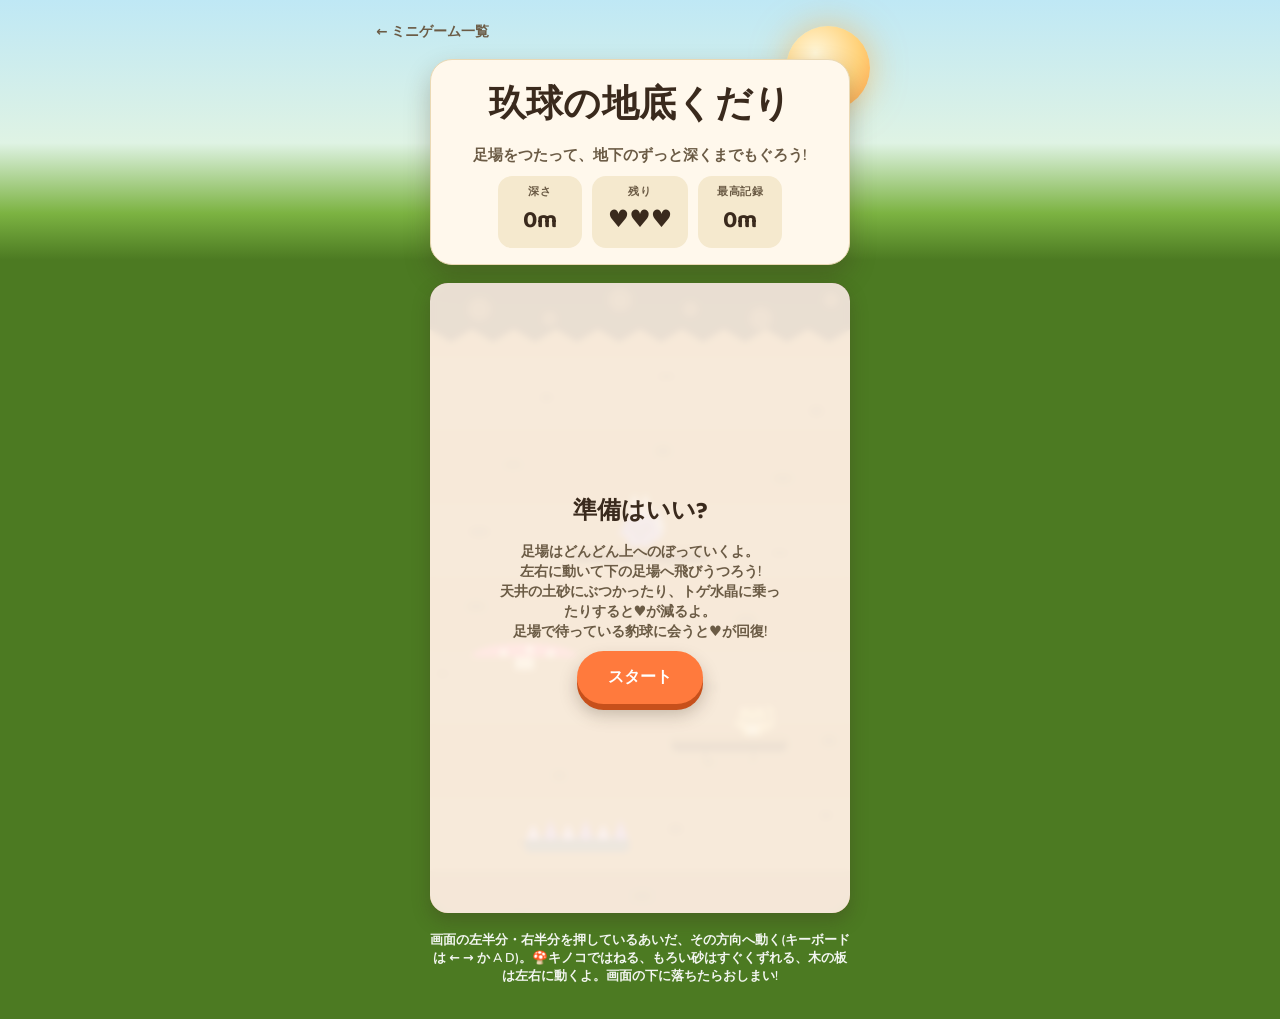
<file: games/dig.html>
<!DOCTYPE html>
<html lang="ja">
<head>
<meta charset="UTF-8">
<meta name="viewport" content="width=device-width, initial-scale=1, maximum-scale=1, viewport-fit=cover">
<title>玖球の地底くだり</title>
<link rel="stylesheet" href="https://fonts.googleapis.com/css2?family=Baloo+2:wght@500;700;800&family=Nunito:wght@400;600;700;800&display=swap">
<link rel="stylesheet" href="../style.css">
<style>
  .dig-wrap { position: relative; width: 100%; max-width: 420px; }

  .dig-canvas {
    position: relative; z-index: 1;
    display: block;
    width: 100%; height: auto;
    aspect-ratio: 400 / 600;
    border-radius: 18px;
    box-shadow: 0 8px 18px var(--shadow);
    touch-action: none;
    user-select: none;
    -webkit-user-select: none;
  }
</style>
</head>
<body>

<div class="scene">
  <div class="sky-deco" aria-hidden="true">
    <div class="orb"></div>
    <div class="stars"></div>
  </div>

  <a class="back-link" href="../index.html">← ミニゲーム一覧</a>

  <header class="hud">
    <h1>玖球の地底くだり</h1>
    <p class="tagline">足場をつたって、地下のずっと深くまでもぐろう!</p>
    <div class="stats">
      <div class="stat"><span class="stat-label">深さ</span><span class="stat-value" id="depth">0m</span></div>
      <div class="stat"><span class="stat-label">残り</span><span class="stat-value" id="lives">♥♥♥</span></div>
      <div class="stat"><span class="stat-label">最高記録</span><span class="stat-value" id="highScore">0m</span></div>
    </div>
  </header>

  <div class="dig-wrap">
    <canvas class="dig-canvas" id="canvas" aria-label="玖球の地底くだりのゲーム画面"></canvas>
    <div class="overlay" id="overlay">
      <div class="overlay-card">
        <h2 id="overlayTitle">準備はいい?</h2>
        <p id="overlayMsg">足場はどんどん上へのぼっていくよ。<br>左右に動いて下の足場へ飛びうつろう!<br>天井の土砂にぶつかったり、トゲ水晶に乗ったりすると♥が減るよ。<br>足場で待っている豹球に会うと♥が回復!</p>
        <button class="btn" id="actionBtn">スタート</button>
      </div>
    </div>
  </div>

  <p class="hint">画面の左半分・右半分を押しているあいだ、その方向へ動く(キーボードは ← → か A D)。🍄キノコではねる、もろい砂はすぐくずれる、木の板は左右に動くよ。画面の下に落ちたらおしまい!</p>
</div>

<script src="mole-icon.js"></script>
<script>
(function () {
  'use strict';

  var HIGH_KEY = 'kyutama-dig-highscore';
  // 画面はこの論理サイズで描き、表示サイズに合わせて拡大縮小する
  var W = 400, H = 600;
  var LIVES = 3;
  var PW = 54;
  var PH = PW * 592 / 624;
  // 天井の土砂の下端。玖球の頭がここに触れるとダメージ
  var TOP = 54;
  var GRAVITY = 1500;
  var MAX_FALL = 720;
  var MOVE = 230;
  var BOUNCE_VY = -640;
  var PLAT_H = 14;
  var GAP = 92;
  var INVULN = 1.2;
  var CRUMBLE_TIME = 0.45;
  // スクロールした距離(px)をこの値で割ったものを深さ(m)として表示する
  var PX_PER_M = 25;
  var MILESTONE = 100;

  var canvas = document.getElementById('canvas');
  var ctx = canvas.getContext('2d');
  var depthEl = document.getElementById('depth');
  var livesEl = document.getElementById('lives');
  var highScoreEl = document.getElementById('highScore');
  var overlay = document.getElementById('overlay');
  var overlayTitle = document.getElementById('overlayTitle');
  var overlayMsg = document.getElementById('overlayMsg');
  var actionBtn = document.getElementById('actionBtn');

  var state = { playing: false, lives: LIVES, highScore: 0, scrolled: 0, time: 0, invuln: 0, milestone: 0 };
  // player.y は足もとの高さ。on は乗っている足場、skip は天井に押されてすり抜け中の足場
  var player = null;
  // 足場は { x, y, w, type, vx, crumbleT, fallVy, leopard }。x は左端、y は上面
  var platforms = [];
  var popups = [];
  var keys = { left: false, right: false };
  var pointers = {};
  var rafId = null;
  var lastTs = 0;
  var audioCtx = null;
  var colors = {};

  var moleImg = new Image();
  moleImg.src = new URL('mole.png', MOLE_PNG_BASE).href;
  moleImg.addEventListener('load', function () { if (!state.playing) render(); });
  var leopardImg = new Image();
  leopardImg.src = new URL('leopard.png', MOLE_PNG_BASE).href;
  leopardImg.addEventListener('load', function () { if (!state.playing) render(); });

  function loadHigh() {
    try {
      var v = parseInt(localStorage.getItem(HIGH_KEY), 10);
      return isNaN(v) ? 0 : v;
    } catch (e) { return 0; }
  }
  function saveHigh(v) {
    try { localStorage.setItem(HIGH_KEY, String(v)); } catch (e) {}
  }

  function readColors() {
    var cs = getComputedStyle(document.documentElement);
    ['ink', 'accent'].forEach(function (name) {
      colors[name] = cs.getPropertyValue('--' + name).trim();
    });
  }

  function setupCanvas() {
    var dpr = Math.min(window.devicePixelRatio || 1, 3);
    canvas.width = W * dpr;
    canvas.height = H * dpr;
    ctx.setTransform(dpr, 0, 0, dpr, 0, 0);
  }

  function ensureAudio() {
    if (!audioCtx) {
      try { audioCtx = new (window.AudioContext || window.webkitAudioContext)(); } catch (e) {}
    } else if (audioCtx.state === 'suspended') {
      try { audioCtx.resume(); } catch (e) {}
    }
  }

  function playTone(type, from, to, dur, vol) {
    if (!audioCtx) return;
    try {
      var t = audioCtx.currentTime;
      var osc = audioCtx.createOscillator();
      var gain = audioCtx.createGain();
      osc.type = type;
      osc.frequency.setValueAtTime(from, t);
      osc.frequency.exponentialRampToValueAtTime(to, t + dur);
      gain.gain.setValueAtTime(vol, t);
      gain.gain.exponentialRampToValueAtTime(0.001, t + dur);
      osc.connect(gain).connect(audioCtx.destination);
      osc.start(t);
      osc.stop(t + dur + 0.02);
    } catch (e) {}
  }

  function depthM() { return Math.floor(state.scrolled / PX_PER_M); }

  // 深くなるほど足場がのぼってくるのが速くなる
  function scrollSpeed() { return 70 + Math.min(depthM() * 0.35, 110); }

  function popup(text, x, y, color, big) {
    popups.push({ text: text, x: x, y: y, color: color, t: 0, big: !!big });
  }

  // 深くなるほど、やっかいな足場が出やすくなる
  function pickType() {
    var d = depthM();
    var table = [
      ['normal', 52],
      ['spike', d < 15 ? 0 : 14 + Math.min(d / 40, 8)],
      ['bounce', d < 8 ? 0 : 10],
      ['crumble', d < 25 ? 0 : 12 + Math.min(d / 50, 6)],
      ['move', d < 40 ? 0 : 10]
    ];
    var sum = 0;
    table.forEach(function (r) { sum += r[1]; });
    var roll = Math.random() * sum;
    for (var i = 0; i < table.length; i++) {
      roll -= table[i][1];
      if (roll < 0) return table[i][0];
    }
    return 'normal';
  }

  function spawnPlatform(y) {
    var w = 84 + Math.random() * 36;
    var type = pickType();
    // トゲ水晶ばかり続くと逃げ場がなくなるので、2つ続いたら次はふつうの足場にする
    var last = platforms[platforms.length - 1];
    var last2 = platforms[platforms.length - 2];
    if (type === 'spike' && last && last.type === 'spike' && last2 && last2.type === 'spike') type = 'normal';
    var p = {
      x: 8 + Math.random() * (W - 16 - w), y: y, w: w, type: type,
      vx: type === 'move' ? (Math.random() < 0.5 ? -1 : 1) * (50 + Math.random() * 40) : 0,
      crumbleT: null, fallVy: 0, leopard: null
    };
    if (type === 'normal' && depthM() > 10 && Math.random() < 0.07) {
      p.leopard = { used: false, t: 0, side: Math.random() < 0.5 ? 0.22 : 0.78 };
    }
    platforms.push(p);
  }

  function lowestY() {
    var y = -Infinity;
    // くずれて落ちていく足場は数えない
    platforms.forEach(function (p) { if (p.crumbleT === null && p.y > y) y = p.y; });
    return y;
  }

  function overlaps(p) {
    return player.x > p.x - PW * 0.28 && player.x < p.x + p.w + PW * 0.28;
  }

  function hurt(msg) {
    if (state.invuln > 0 || player.dead) return;
    state.lives -= 1;
    state.invuln = INVULN;
    popup(msg, player.x, player.y - PH - 10, '#E8483F', true);
    playTone('sawtooth', 320, 90, 0.35, 0.14);
    updateHud();
    if (state.lives <= 0) {
      player.dead = true;
      player.on = null;
      player.vy = -320;
    }
  }

  function land(p) {
    player.vy = 0;
    player.squash = 1;
    if (p.type === 'bounce') {
      player.vy = BOUNCE_VY;
      player.y = p.y;
      p.boing = 1;
      playTone('sine', 300, 900, 0.18, 0.12);
      return;
    }
    player.on = p;
    player.y = p.y;
    if (p.type === 'spike') {
      hurt('いたっ!');
    } else if (p.type === 'crumble') {
      if (p.crumbleT === null) p.crumbleT = 0;
      playTone('triangle', 260, 180, 0.12, 0.08);
    } else {
      playTone('triangle', 420, 520, 0.06, 0.06);
    }
  }

  // 豹球のとなりに来ると♥を1つ分けてくれる。満タンなら応援だけ
  function meetLeopard(p) {
    var lx = p.x + p.w * p.leopard.side;
    if (Math.abs(player.x - lx) > 34) return;
    p.leopard.used = true;
    if (state.lives < LIVES) {
      state.lives += 1;
      popup('♥ +1', lx, p.y - 60, '#FF6FA8', true);
    } else {
      popup('がんばって!', lx, p.y - 60, '#FF6FA8', true);
    }
    popup('♥', lx - 22, p.y - 40, '#FF6FA8');
    popup('♥', lx + 22, p.y - 40, '#FF6FA8');
    playTone('sine', 880, 1320, 0.22, 0.12);
    updateHud();
  }

  function updateHud() {
    depthEl.textContent = depthM() + 'm';
    livesEl.textContent = state.lives > 0 ? new Array(state.lives + 1).join('♥') : '-';
    highScoreEl.textContent = state.highScore + 'm';
  }

  function startGame() {
    ensureAudio();
    state.lives = LIVES;
    state.scrolled = 0;
    state.time = 0;
    state.invuln = 0;
    state.milestone = 0;
    popups = [];
    platforms = [];
    var first = { x: W / 2 - 65, y: H * 0.42, w: 130, type: 'normal', vx: 0, crumbleT: null, fallVy: 0, leopard: null };
    platforms.push(first);
    while (lowestY() < H + GAP) spawnPlatform(lowestY() + GAP * (0.85 + Math.random() * 0.3));
    player = { x: W / 2, y: first.y, vy: 0, on: first, skip: null, face: 1, squash: 0, dead: false };
    updateHud();
    overlay.hidden = true;
    state.playing = true;
    lastTs = performance.now();
    rafId = requestAnimationFrame(tick);
  }

  function endGame() {
    state.playing = false;
    cancelAnimationFrame(rafId);
    render();
    var d = depthM();
    var isRecord = d > state.highScore;
    if (isRecord) {
      state.highScore = d;
      saveHigh(state.highScore);
    }
    updateHud();
    overlayTitle.textContent = 'ゲームオーバー!';
    overlayMsg.innerHTML = '地下 <span class="result-score">' + d + 'm</span>' +
      (isRecord ? '<br><span class="new-record">🎉 最高記録更新!</span>' : '<br>最高記録: ' + state.highScore + 'm');
    actionBtn.textContent = 'もう一度あそぶ';
    overlay.hidden = false;
  }

  function inputDir() {
    var left = keys.left, right = keys.right;
    Object.keys(pointers).forEach(function (id) {
      if (pointers[id] < 0) left = true; else right = true;
    });
    return (right ? 1 : 0) - (left ? 1 : 0);
  }

  function tick(ts) {
    var dt = Math.min((ts - lastTs) / 1000, 0.05);
    lastTs = ts;
    state.time += dt;
    state.invuln = Math.max(0, state.invuln - dt);

    var dy = player.dead ? 0 : scrollSpeed() * dt;
    state.scrolled += dy;
    var m = Math.floor(depthM() / MILESTONE) * MILESTONE;
    if (m > state.milestone) {
      state.milestone = m;
      popup('地下' + m + 'm!', W / 2, H * 0.3, colors.accent, true);
      playTone('sine', 660, 990, 0.25, 0.1);
    }

    platforms.forEach(function (p) {
      p.y -= dy;
      if (p.boing) p.boing = Math.max(0, p.boing - dt * 4);
      if (p.leopard) p.leopard.t += dt;
      if (p.vx) {
        p.x += p.vx * dt;
        if (p.x < 8 || p.x + p.w > W - 8) {
          p.vx = -p.vx;
          p.x = Math.max(8, Math.min(W - 8 - p.w, p.x));
        }
        if (player.on === p) player.x += p.vx * dt;
      }
      if (p.crumbleT !== null) {
        p.crumbleT += dt;
        if (p.crumbleT > CRUMBLE_TIME) {
          p.fallVy += GRAVITY * dt;
          p.y += p.fallVy * dt;
          if (player.on === p) player.on = null;
        }
      }
    });
    platforms = platforms.filter(function (p) { return p.y > -40 && p.y < H + 200; });
    while (lowestY() < H + GAP) spawnPlatform(lowestY() + GAP * (0.85 + Math.random() * 0.3));

    var dir = player.dead ? 0 : inputDir();
    if (dir) player.face = dir;
    player.x = Math.max(PW * 0.4, Math.min(W - PW * 0.4, player.x + dir * MOVE * dt));
    player.squash = Math.max(0, player.squash - dt * 5);

    if (player.on && !overlaps(player.on)) player.on = null;
    if (player.on) {
      player.y = player.on.y;
      player.vy = 0;
      if (player.on.leopard && !player.on.leopard.used) meetLeopard(player.on);
    } else {
      var prevY = player.y;
      player.vy = Math.min(MAX_FALL, player.vy + GRAVITY * dt);
      player.y += player.vy * dt;
      if (!player.dead && player.vy >= 0) {
        for (var i = 0; i < platforms.length; i++) {
          var p = platforms[i];
          if (p === player.skip || p.crumbleT > CRUMBLE_TIME) continue;
          // 足場もこのフレームで dy だけ上がっているので、その分を足して前の位置と比べる
          if (prevY <= p.y + dy + 0.5 && player.y >= p.y && overlaps(p)) {
            land(p);
            break;
          }
        }
      }
    }
    if (player.skip && (player.y > player.skip.y + 24 || platforms.indexOf(player.skip) < 0)) player.skip = null;

    // 天井の土砂に頭が当たると、乗っていた足場からはじき落とされる
    if (!player.dead && player.y - PH * 0.85 < TOP) {
      hurt('ごつん!');
      player.y = TOP + PH * 0.85;
      if (player.on) player.skip = player.on;
      player.on = null;
      player.vy = Math.max(player.vy, 160);
    }

    if (player.y - PH > H) { endGame(); return; }

    popups.forEach(function (p) { p.t += dt; });
    popups = popups.filter(function (p) { return p.t < 1; });

    updateHud();
    render();
    rafId = requestAnimationFrame(tick);
  }

  // ---- 描画 ----

  // 深くなるほど地層の色が濃く、むらさきがかっていく
  var STRATA = ['#B98552', '#A8774A', '#966A47', '#7F5D4A', '#6C5450', '#5A4A58', '#4B4262', '#3E3A66'];
  var BAND = 70;

  function drawUnderground() {
    var off = state.scrolled * 0.6;
    var first = Math.floor(off / BAND);
    for (var k = first; k * BAND - off < H; k++) {
      var y = k * BAND - off;
      var c = STRATA[Math.min(Math.floor(k / 8), STRATA.length - 1)];
      ctx.fillStyle = c;
      ctx.fillRect(0, y, W, BAND + 1);
      if (k % 2) {
        ctx.fillStyle = 'rgba(255, 255, 255, .05)';
        ctx.fillRect(0, y, W, BAND + 1);
      }
      // 地層ごとに決まった位置に小石をちらす
      ctx.fillStyle = 'rgba(0, 0, 0, .14)';
      for (var s = 0; s < 3; s++) {
        var h = (k * 73 + s * 151) % 997;
        ctx.beginPath();
        ctx.ellipse((h * 7) % W, y + 12 + (h % (BAND - 24)), 5 + h % 6, 3 + h % 3, 0, 0, Math.PI * 2);
        ctx.fill();
      }
    }
  }

  function drawCeiling() {
    ctx.fillStyle = '#4E301B';
    ctx.beginPath();
    ctx.moveTo(0, 0);
    ctx.lineTo(W, 0);
    ctx.lineTo(W, TOP - 10);
    // 土砂のでこぼこはゆっくり横に流れて、くずれてくる感じを出す
    var shift = (state.time * 14) % 40;
    for (var x = W + 40; x >= -40; x -= 20) {
      var xx = x - shift;
      ctx.lineTo(xx, TOP - 10 + ((Math.floor((x + 40) / 20) % 2) ? 12 : 0));
    }
    ctx.lineTo(0, TOP - 10);
    ctx.closePath();
    ctx.fill();
    ctx.fillStyle = '#7A5232';
    for (var r = 0; r < 7; r++) {
      var rx = ((r * 67 + state.time * 14) % (W + 40)) - 20;
      ctx.beginPath();
      ctx.arc(rx, 16 + (r % 3) * 9, 7 + (r % 2) * 4, 0, Math.PI * 2);
      ctx.fill();
    }
  }

  function roundRect(x, y, w, h, r) {
    ctx.beginPath();
    ctx.moveTo(x + r, y);
    ctx.arcTo(x + w, y, x + w, y + h, r);
    ctx.arcTo(x + w, y + h, x, y + h, r);
    ctx.arcTo(x, y + h, x, y, r);
    ctx.arcTo(x, y, x + w, y, r);
    ctx.closePath();
  }

  function drawPlatform(p) {
    var x = p.x, y = p.y;
    if (p.type === 'crumble' && p.crumbleT !== null && p.crumbleT <= CRUMBLE_TIME) {
      x += Math.sin(p.crumbleT * 80) * 2;
    }
    if (p.type === 'normal') {
      ctx.fillStyle = '#6A4126';
      roundRect(x, y, p.w, PLAT_H, 6);
      ctx.fill();
      ctx.fillStyle = '#A8743F';
      roundRect(x, y, p.w, 6, 3);
      ctx.fill();
      // 木の根がぶらさがっている
      ctx.strokeStyle = '#8C6239';
      ctx.lineWidth = 2;
      ctx.beginPath();
      ctx.moveTo(x + p.w * 0.3, y + PLAT_H);
      ctx.quadraticCurveTo(x + p.w * 0.27, y + PLAT_H + 8, x + p.w * 0.32, y + PLAT_H + 13);
      ctx.moveTo(x + p.w * 0.7, y + PLAT_H);
      ctx.quadraticCurveTo(x + p.w * 0.74, y + PLAT_H + 6, x + p.w * 0.69, y + PLAT_H + 9);
      ctx.stroke();
    } else if (p.type === 'spike') {
      ctx.fillStyle = '#6B6F7A';
      roundRect(x, y, p.w, PLAT_H, 5);
      ctx.fill();
      var n = Math.floor(p.w / 16);
      var step = p.w / n;
      for (var i = 0; i < n; i++) {
        var cx = x + step * (i + 0.5);
        ctx.fillStyle = i % 2 ? '#B48CF0' : '#D6BCFF';
        ctx.beginPath();
        ctx.moveTo(cx - step * 0.4, y + 2);
        ctx.lineTo(cx, y - 13 - (i % 2) * 4);
        ctx.lineTo(cx + step * 0.4, y + 2);
        ctx.closePath();
        ctx.fill();
        ctx.fillStyle = 'rgba(255, 255, 255, .5)';
        ctx.beginPath();
        ctx.moveTo(cx - step * 0.1, y);
        ctx.lineTo(cx, y - 9 - (i % 2) * 4);
        ctx.lineTo(cx + step * 0.05, y);
        ctx.closePath();
        ctx.fill();
      }
    } else if (p.type === 'bounce') {
      var sq = (p.boing || 0) * 5;
      ctx.fillStyle = '#F3E6D2';
      ctx.fillRect(x + p.w / 2 - 9, y + 6, 18, PLAT_H);
      ctx.fillStyle = '#FF7FA6';
      ctx.beginPath();
      ctx.ellipse(x + p.w / 2, y + 8 + sq, p.w / 2, 13 - sq, 0, Math.PI, 0);
      ctx.closePath();
      ctx.fill();
      ctx.fillStyle = '#FFFFFF';
      [[0.3, 2], [0.55, -3], [0.75, 3]].forEach(function (d) {
        ctx.beginPath();
        ctx.arc(x + p.w * d[0], y + 3 + d[1] * 0.6 + sq, 3.5, 0, Math.PI * 2);
        ctx.fill();
      });
    } else if (p.type === 'crumble') {
      ctx.fillStyle = '#D8B57A';
      roundRect(x, y, p.w, PLAT_H, 5);
      ctx.fill();
      ctx.strokeStyle = '#A9824A';
      ctx.lineWidth = 1.5;
      ctx.beginPath();
      ctx.moveTo(x + p.w * 0.25, y);
      ctx.lineTo(x + p.w * 0.32, y + 7);
      ctx.lineTo(x + p.w * 0.27, y + PLAT_H);
      ctx.moveTo(x + p.w * 0.62, y);
      ctx.lineTo(x + p.w * 0.56, y + 8);
      ctx.lineTo(x + p.w * 0.64, y + PLAT_H);
      ctx.stroke();
    } else if (p.type === 'move') {
      ctx.fillStyle = '#C98C48';
      roundRect(x, y, p.w, PLAT_H - 2, 4);
      ctx.fill();
      ctx.strokeStyle = '#A06A30';
      ctx.lineWidth = 1.5;
      ctx.beginPath();
      ctx.moveTo(x + 6, y + 6);
      ctx.lineTo(x + p.w - 6, y + 6);
      ctx.stroke();
      ctx.fillStyle = '#5A4A3A';
      ctx.beginPath();
      ctx.arc(x + 14, y + PLAT_H, 5, 0, Math.PI * 2);
      ctx.arc(x + p.w - 14, y + PLAT_H, 5, 0, Math.PI * 2);
      ctx.fill();
    }
    if (p.leopard && leopardImg.complete && leopardImg.naturalWidth) {
      var lw = 46, lh = lw * leopardImg.naturalHeight / leopardImg.naturalWidth;
      var hop = p.leopard.used ? Math.abs(Math.sin(p.leopard.t * 6)) * 5 : Math.abs(Math.sin(p.leopard.t * 2)) * 2;
      ctx.drawImage(leopardImg, x + p.w * p.leopard.side - lw / 2, y - lh - hop, lw, lh);
    }
  }

  function drawPlayer() {
    if (!moleImg.complete || !moleImg.naturalWidth) return;
    // ダメージ直後は点滅する
    if (state.invuln > 0 && Math.floor(state.invuln * 12) % 2) return;
    var s = player.squash;
    var w = PW * (1 + s * 0.12), h = PH * (1 - s * 0.12);
    ctx.save();
    ctx.translate(player.x, player.y);
    if (player.dead) ctx.rotate(state.time * 8);
    ctx.scale(player.face < 0 ? -1 : 1, 1);
    ctx.drawImage(moleImg, -w / 2, -h, w, h);
    ctx.restore();
  }

  function render() {
    if (!colors.ink) return;
    drawUnderground();
    platforms.forEach(drawPlatform);
    if (player) drawPlayer();
    drawCeiling();

    popups.forEach(function (p) {
      ctx.globalAlpha = 1 - p.t;
      ctx.fillStyle = p.color;
      ctx.font = '800 ' + (p.big ? 24 : 16) + 'px "Baloo 2", sans-serif';
      ctx.textAlign = 'center';
      ctx.textBaseline = 'middle';
      ctx.strokeStyle = 'rgba(255, 255, 255, .85)';
      ctx.lineWidth = 4;
      ctx.strokeText(p.text, p.x, p.y - p.t * 36);
      ctx.fillText(p.text, p.x, p.y - p.t * 36);
      ctx.globalAlpha = 1;
    });

    // 押す場所の目印
    if (state.playing) {
      ctx.fillStyle = 'rgba(255, 255, 255, .18)';
      ctx.font = '800 28px "Baloo 2", sans-serif';
      ctx.textAlign = 'center';
      ctx.textBaseline = 'middle';
      ctx.fillText('◀', 30, H - 30);
      ctx.fillText('▶', W - 30, H - 30);
    }
  }

  // ---- 入力 ----

  function pointerSide(e) {
    var r = canvas.getBoundingClientRect();
    return e.clientX - r.left < r.width / 2 ? -1 : 1;
  }

  actionBtn.addEventListener('click', startGame);
  canvas.addEventListener('pointerdown', function (e) {
    if (!state.playing) return;
    e.preventDefault();
    ensureAudio();
    try { canvas.setPointerCapture(e.pointerId); } catch (err) {}
    pointers[e.pointerId] = pointerSide(e);
  });
  canvas.addEventListener('pointermove', function (e) {
    if (pointers[e.pointerId] !== undefined) pointers[e.pointerId] = pointerSide(e);
  });
  ['pointerup', 'pointercancel', 'lostpointercapture'].forEach(function (type) {
    canvas.addEventListener(type, function (e) { delete pointers[e.pointerId]; });
  });
  canvas.addEventListener('contextmenu', function (e) { e.preventDefault(); });

  function setKey(e, down) {
    var k = e.code;
    if (k === 'ArrowLeft' || k === 'KeyA') keys.left = down;
    else if (k === 'ArrowRight' || k === 'KeyD') keys.right = down;
    else return;
    if (state.playing) e.preventDefault();
  }
  window.addEventListener('keydown', function (e) { setKey(e, true); });
  window.addEventListener('keyup', function (e) { setKey(e, false); });
  window.addEventListener('blur', function () {
    keys.left = keys.right = false;
    pointers = {};
  });

  try {
    window.matchMedia('(prefers-color-scheme: dark)').addEventListener('change', function () {
      readColors();
      render();
    });
  } catch (e) {}

  function boot(data) {
    state.highScore = (data && typeof data.highScore === 'number') ? data.highScore : loadHigh();
    readColors();
    setupCanvas();
    updateHud();
    platforms = [
      { x: W / 2 - 65, y: H * 0.42, w: 130, type: 'normal', vx: 0, crumbleT: null, fallVy: 0, leopard: null },
      { x: 40, y: H * 0.58, w: 100, type: 'bounce', vx: 0, crumbleT: null, fallVy: 0, leopard: null },
      { x: 230, y: H * 0.72, w: 110, type: 'normal', vx: 0, crumbleT: null, fallVy: 0, leopard: { used: false, t: 0, side: 0.7 } },
      { x: 90, y: H * 0.88, w: 100, type: 'spike', vx: 0, crumbleT: null, fallVy: 0, leopard: null }
    ];
    player = { x: W / 2, y: H * 0.42, vy: 0, on: null, skip: null, face: 1, squash: 0, dead: false };
    render();
  }

  try {
    if (window.claude && window.claude.hot && window.claude.hot.snapshot) {
      window.claude.hot.snapshot(function () { return { highScore: state.highScore }; });
    }
    if (window.claude && window.claude.hot && window.claude.hot.ready) {
      window.claude.hot.ready(boot);
    } else {
      boot(window.claude && window.claude.hot ? window.claude.hot.data : null);
    }
  } catch (e) {
    boot(null);
  }
})();
</script>
</body>
</html>
</file>
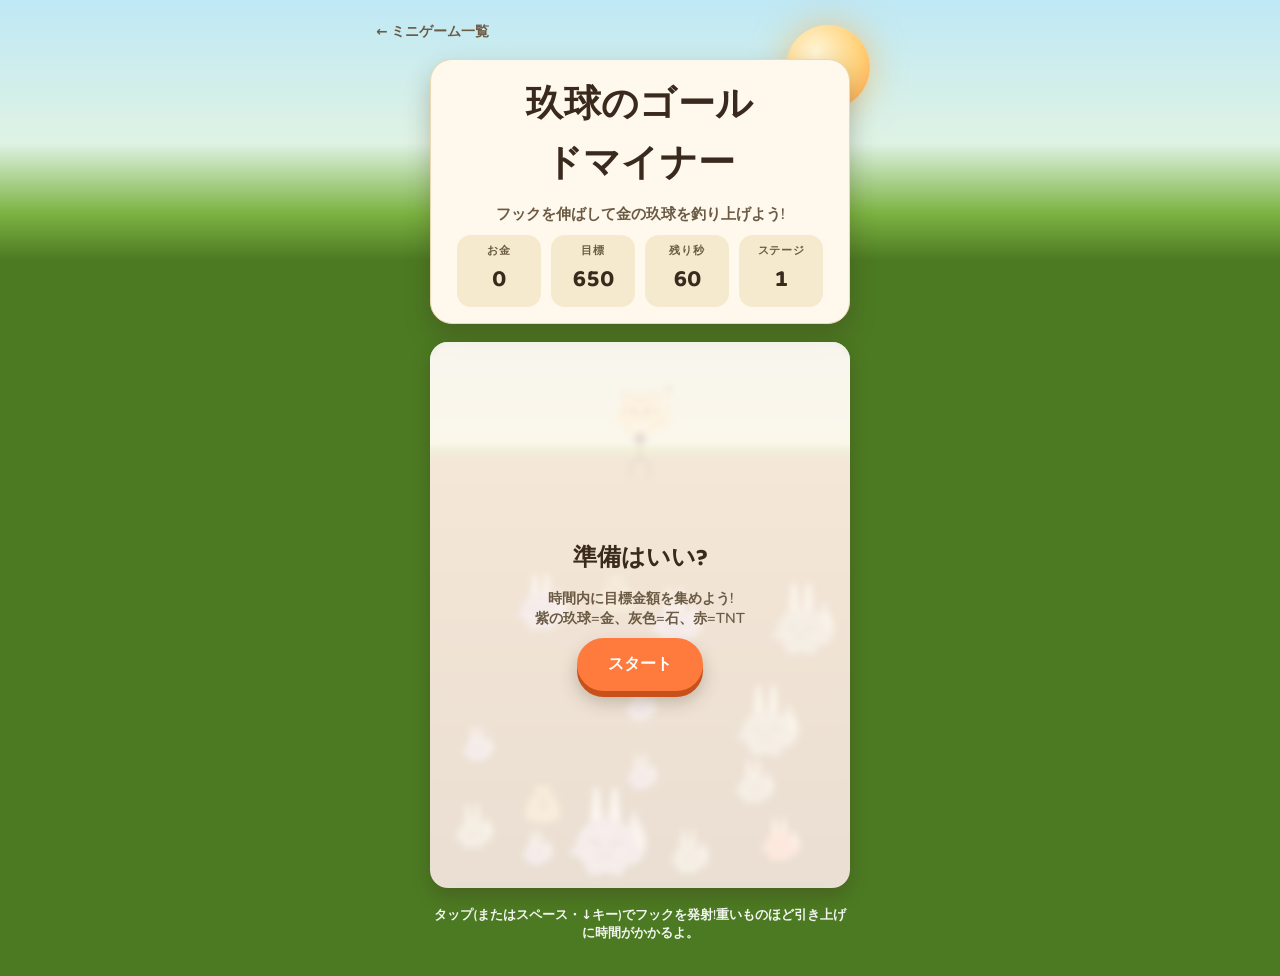
<file: games/gold-miner.html>
<!DOCTYPE html>
<html lang="ja">
<head>
<meta charset="UTF-8">
<meta name="viewport" content="width=device-width, initial-scale=1, maximum-scale=1, viewport-fit=cover">
<title>玖球のゴールドマイナー</title>
<link rel="stylesheet" href="https://fonts.googleapis.com/css2?family=Baloo+2:wght@500;700;800&family=Nunito:wght@400;600;700;800&display=swap">
<link rel="stylesheet" href="../style.css">
<style>
  .miner-wrap { position: relative; width: 100%; max-width: 420px; }

  .miner-canvas {
    position: relative; z-index: 1;
    display: block;
    width: 100%; height: auto;
    aspect-ratio: 400 / 520;
    border-radius: 18px;
    box-shadow: 0 8px 18px var(--shadow);
    touch-action: manipulation;
    cursor: pointer;
  }
</style>
</head>
<body>

<div class="scene">
  <div class="sky-deco" aria-hidden="true">
    <div class="orb"></div>
    <div class="stars"></div>
  </div>

  <a class="back-link" href="../index.html">← ミニゲーム一覧</a>

  <header class="hud">
    <h1>玖球のゴールドマイナー</h1>
    <p class="tagline">フックを伸ばして金の玖球を釣り上げよう!</p>
    <div class="stats">
      <div class="stat"><span class="stat-label">お金</span><span class="stat-value" id="money">0</span></div>
      <div class="stat"><span class="stat-label">目標</span><span class="stat-value" id="target">0</span></div>
      <div class="stat"><span class="stat-label">残り秒</span><span class="stat-value" id="timeLeft">60</span></div>
      <div class="stat"><span class="stat-label">ステージ</span><span class="stat-value" id="level">1</span></div>
    </div>
  </header>

  <div class="miner-wrap">
    <canvas class="miner-canvas" id="canvas" aria-label="ゴールドマイナーのゲーム画面"></canvas>
    <div class="overlay" id="overlay">
      <div class="overlay-card">
        <h2 id="overlayTitle">準備はいい?</h2>
        <p id="overlayMsg">時間内に目標金額を集めよう!<br>紫の玖球=金、灰色=石、赤=TNT</p>
        <button class="btn" id="actionBtn">スタート</button>
      </div>
    </div>
  </div>

  <p class="hint">タップ(またはスペース・↓キー)でフックを発射!重いものほど引き上げに時間がかかるよ。</p>
</div>

<script src="mole-icon.js"></script>
<script>
(function () {
  'use strict';

  var HIGH_KEY = 'kyutama-goldminer-highscore';
  // 画面はこの論理サイズで描き、表示サイズに合わせて拡大縮小する
  var W = 400, H = 520;
  var GROUND_Y = 104;
  var PIVOT = { x: W / 2, y: 92 };
  var ROPE_MIN = 22;
  var MAX_ANGLE = 1.25;
  var SWING_SPEED = 1.9;
  var EXTEND_SPEED = 340;
  var EMPTY_RETRACT_SPEED = 460;
  var LEVEL_TIME = 60;
  var TNT_RADIUS = 85;
  var MOLE_ASPECT = 592 / 624;

  // speed は引き上げの速さ(px/秒)。重いものほど遅い
  var KINDS = {
    goldL:  { look: 'gold',  r: 40, value: 500, speed: 75 },
    stoneL: { look: 'stone', r: 32, value: 20,  speed: 65 },
    goldM:  { look: 'gold',  r: 26, value: 150, speed: 180 },
    tnt:    { look: 'tnt',   r: 20, value: 0,   speed: 0 },
    stoneS: { look: 'stone', r: 20, value: 11,  speed: 140 },
    bag:    { look: 'bag',   r: 17, value: 0,   speed: 300 },
    goldS:  { look: 'gold',  r: 16, value: 50,  speed: 300 }
  };
  var BAG_VALUES = [30, 60, 100, 150, 250, 400, 600];

  var canvas = document.getElementById('canvas');
  var ctx = canvas.getContext('2d');
  var moneyEl = document.getElementById('money');
  var targetEl = document.getElementById('target');
  var timeEl = document.getElementById('timeLeft');
  var levelEl = document.getElementById('level');
  var overlay = document.getElementById('overlay');
  var overlayTitle = document.getElementById('overlayTitle');
  var overlayMsg = document.getElementById('overlayMsg');
  var actionBtn = document.getElementById('actionBtn');

  var state = { playing: false, level: 1, money: 0, target: 0, timeLeft: LEVEL_TIME, highScore: 0 };
  var hook = { state: 'swing', angle: 0, len: ROPE_MIN, swingT: 0, item: null };
  var items = [];
  var popups = [];
  var blasts = [];
  var nextAction = startGame;
  var rafId = null;
  var lastTs = 0;
  var audioCtx = null;
  var colors = {};

  // 紫=金、赤=TNT、操作役は豹球。灰色(石)は紫の画像から作る
  var images = {
    gold: loadImage('mole.png'),
    tnt: loadImage('mole-red.png'),
    miner: loadImage('leopard.png'),
    stone: null
  };
  images.gold.addEventListener('load', function () {
    images.stone = makeGray(images.gold);
    render();
  });

  function loadImage(file) {
    var img = new Image();
    img.src = new URL(file, MOLE_PNG_BASE).href;
    img.addEventListener('load', function () { render(); });
    return img;
  }

  // getImageData を使わずに合成モードで灰色化する(file:// で開いても動くように)
  function makeGray(img) {
    var c = document.createElement('canvas');
    c.width = img.naturalWidth;
    c.height = img.naturalHeight;
    var g = c.getContext('2d');
    g.drawImage(img, 0, 0);
    g.globalCompositeOperation = 'saturation';
    g.fillStyle = '#808080';
    g.fillRect(0, 0, c.width, c.height);
    g.globalCompositeOperation = 'destination-in';
    g.drawImage(img, 0, 0);
    return c;
  }

  function loadHigh() {
    try {
      var v = parseInt(localStorage.getItem(HIGH_KEY), 10);
      return isNaN(v) ? 0 : v;
    } catch (e) { return 0; }
  }
  function saveHigh(v) {
    try { localStorage.setItem(HIGH_KEY, String(v)); } catch (e) {}
  }

  function readColors() {
    var cs = getComputedStyle(document.documentElement);
    ['sky-top', 'sky-mid', 'grass', 'dirt', 'dirt-deep', 'dirt-rim', 'ink', 'accent'].forEach(function (name) {
      colors[name] = cs.getPropertyValue('--' + name).trim();
    });
  }

  function setupCanvas() {
    var dpr = Math.min(window.devicePixelRatio || 1, 3);
    canvas.width = W * dpr;
    canvas.height = H * dpr;
    ctx.setTransform(dpr, 0, 0, dpr, 0, 0);
  }

  function ensureAudio() {
    if (!audioCtx) {
      try { audioCtx = new (window.AudioContext || window.webkitAudioContext)(); } catch (e) {}
    } else if (audioCtx.state === 'suspended') {
      try { audioCtx.resume(); } catch (e) {}
    }
  }

  function playTone(type, from, to, dur, vol) {
    if (!audioCtx) return;
    try {
      var t = audioCtx.currentTime;
      var osc = audioCtx.createOscillator();
      var gain = audioCtx.createGain();
      osc.type = type;
      osc.frequency.setValueAtTime(from, t);
      osc.frequency.exponentialRampToValueAtTime(to, t + dur);
      gain.gain.setValueAtTime(vol, t);
      gain.gain.exponentialRampToValueAtTime(0.001, t + dur);
      osc.connect(gain).connect(audioCtx.destination);
      osc.start(t);
      osc.stop(t + dur + 0.02);
    } catch (e) {}
  }

  function targetFor(level) {
    var t = 0;
    for (var i = 1; i <= level; i++) t += 500 + i * 150;
    return t;
  }

  // 大きいものから順に、重ならないように配置する
  function levelPlan(level) {
    return [
      ['goldL', 1 + Math.floor(level / 2)],
      ['stoneL', 2 + Math.floor(level / 3)],
      ['goldM', 2 + (level > 2 ? 1 : 0)],
      ['tnt', level > 1 ? 2 : 1],
      ['stoneS', 3],
      ['bag', 2],
      ['goldS', 4]
    ];
  }

  function buildItems(level) {
    items = [];
    levelPlan(level).forEach(function (entry) {
      var kind = KINDS[entry[0]];
      for (var n = 0; n < entry[1]; n++) {
        var minY = entry[0] === 'goldL' ? 300 : GROUND_Y + 70;
        for (var tries = 0; tries < 80; tries++) {
          var x = kind.r + 8 + Math.random() * (W - kind.r * 2 - 16);
          var y = minY + kind.r + Math.random() * (H - minY - kind.r * 2 - 8);
          var overlaps = items.some(function (o) {
            return Math.hypot(o.x - x, o.y - y) < o.r + kind.r + 6;
          });
          if (!overlaps) {
            items.push({ kind: entry[0], look: kind.look, x: x, y: y, r: kind.r, value: kind.value, speed: kind.speed });
            break;
          }
        }
      }
    });
  }

  function hookTip() {
    return {
      x: PIVOT.x + Math.sin(hook.angle) * hook.len,
      y: PIVOT.y + Math.cos(hook.angle) * hook.len
    };
  }

  function fire() {
    if (!state.playing || hook.state !== 'swing') return;
    hook.state = 'extend';
  }

  function explode(tnt) {
    var idx = items.indexOf(tnt);
    if (idx < 0) return;
    items.splice(idx, 1);
    blasts.push({ x: tnt.x, y: tnt.y, t: 0 });
    playTone('sawtooth', 160, 40, 0.35, 0.2);
    // 爆風に巻き込まれたものは消える。TNTは連鎖する
    items.slice().forEach(function (o) {
      if (Math.hypot(o.x - tnt.x, o.y - tnt.y) > TNT_RADIUS) return;
      if (o.kind === 'tnt') explode(o);
      else items.splice(items.indexOf(o), 1);
    });
  }

  function collect(item) {
    var value = item.kind === 'bag'
      ? BAG_VALUES[Math.floor(Math.random() * BAG_VALUES.length)]
      : item.value;
    state.money += value;
    moneyEl.textContent = state.money;
    popups.push({ text: '+$' + value, t: 0 });
    playTone('sine', value >= 150 ? 880 : 520, value >= 150 ? 1320 : 700, 0.18, 0.15);
  }

  function updateHook(dt) {
    if (hook.state === 'swing') {
      hook.swingT += dt;
      hook.angle = MAX_ANGLE * Math.sin(hook.swingT * SWING_SPEED);
      return;
    }

    if (hook.state === 'extend') {
      hook.len += EXTEND_SPEED * dt;
      var tip = hookTip();
      if (tip.x < 0 || tip.x > W || tip.y > H) {
        hook.state = 'retract';
        return;
      }
      for (var i = 0; i < items.length; i++) {
        var o = items[i];
        if (Math.hypot(o.x - tip.x, o.y - tip.y) < o.r + 4) {
          if (o.kind === 'tnt') {
            explode(o);
          } else {
            items.splice(i, 1);
            hook.item = o;
          }
          hook.state = 'retract';
          return;
        }
      }
      return;
    }

    // retract
    hook.len -= (hook.item ? hook.item.speed : EMPTY_RETRACT_SPEED) * dt;
    if (hook.len <= ROPE_MIN) {
      hook.len = ROPE_MIN;
      if (hook.item) collect(hook.item);
      hook.item = null;
      hook.state = 'swing';
    }
  }

  function updateHud() {
    moneyEl.textContent = state.money;
    targetEl.textContent = state.target;
    timeEl.textContent = Math.ceil(state.timeLeft);
    levelEl.textContent = state.level;
  }

  function resetHook() {
    hook.state = 'swing';
    hook.len = ROPE_MIN;
    hook.item = null;
    hook.swingT = 0;
    hook.angle = 0;
  }

  function startLevel() {
    ensureAudio();
    state.target = targetFor(state.level);
    state.timeLeft = LEVEL_TIME;
    resetHook();
    popups = [];
    blasts = [];
    buildItems(state.level);
    updateHud();
    overlay.hidden = true;
    state.playing = true;
    lastTs = performance.now();
    rafId = requestAnimationFrame(tick);
  }

  function startGame() {
    state.level = 1;
    state.money = 0;
    startLevel();
  }

  function nextLevel() {
    state.level += 1;
    startLevel();
  }

  function finishLevel() {
    state.playing = false;
    cancelAnimationFrame(rafId);
    timeEl.textContent = Math.ceil(state.timeLeft);
    render();

    if (state.money >= state.target) {
      overlayTitle.textContent = 'ステージ' + state.level + ' クリア!';
      overlayMsg.innerHTML = 'お金: <span class="result-score">$' + state.money + '</span>' +
        '<br>次の目標: $' + targetFor(state.level + 1);
      actionBtn.textContent = '次のステージへ';
      nextAction = nextLevel;
    } else {
      var isRecord = state.money > state.highScore;
      if (isRecord) {
        state.highScore = state.money;
        saveHigh(state.highScore);
      }
      overlayTitle.textContent = 'ゲームオーバー!';
      overlayMsg.innerHTML = 'ステージ' + state.level + ' / お金: <span class="result-score">$' + state.money + '</span>' +
        (isRecord ? '<br><span class="new-record">🎉 ハイスコア更新!</span>' : '<br>ハイスコア: $' + state.highScore);
      actionBtn.textContent = 'もう一度あそぶ';
      nextAction = startGame;
    }
    overlay.hidden = false;
  }

  function tick(ts) {
    var dt = Math.min((ts - lastTs) / 1000, 0.05);
    lastTs = ts;

    var shownTime = Math.ceil(state.timeLeft);
    state.timeLeft = Math.max(0, state.timeLeft - dt);
    if (Math.ceil(state.timeLeft) !== shownTime) timeEl.textContent = Math.ceil(state.timeLeft);

    updateHook(dt);
    popups.forEach(function (p) { p.t += dt; });
    popups = popups.filter(function (p) { return p.t < 0.9; });
    blasts.forEach(function (b) { b.t += dt; });
    blasts = blasts.filter(function (b) { return b.t < 0.45; });

    render();

    // 時間切れ、または取れるものがなくなったらステージ終了
    var nothingLeft = items.length === 0 && hook.state === 'swing';
    if (state.timeLeft <= 0 || nothingLeft) {
      finishLevel();
      return;
    }
    rafId = requestAnimationFrame(tick);
  }

  // ---- 描画 ----

  function drawMole(img, x, y, r) {
    if (!img || (img.complete === false)) return;
    var w = r * 2.3;
    var h = w * MOLE_ASPECT;
    ctx.drawImage(img, x - w / 2, y - h / 2, w, h);
  }

  function drawBag(x, y, r) {
    ctx.save();
    ctx.translate(x, y);
    ctx.fillStyle = '#C9A36A';
    ctx.strokeStyle = '#7A5A2E';
    ctx.lineWidth = 2;
    ctx.beginPath();
    ctx.moveTo(-r * 0.45, -r * 0.7);
    ctx.quadraticCurveTo(-r * 1.25, r * 0.1, -r * 0.9, r * 0.85);
    ctx.quadraticCurveTo(0, r * 1.2, r * 0.9, r * 0.85);
    ctx.quadraticCurveTo(r * 1.25, r * 0.1, r * 0.45, -r * 0.7);
    ctx.closePath();
    ctx.fill();
    ctx.stroke();
    ctx.beginPath();
    ctx.ellipse(0, -r * 0.85, r * 0.55, r * 0.28, 0, 0, Math.PI * 2);
    ctx.fill();
    ctx.stroke();
    ctx.fillStyle = '#7A5A2E';
    ctx.font = '800 ' + Math.round(r * 1.1) + 'px "Baloo 2", sans-serif';
    ctx.textAlign = 'center';
    ctx.textBaseline = 'middle';
    ctx.fillText('?', 0, r * 0.25);
    ctx.restore();
  }

  function drawItem(o, x, y) {
    if (o.look === 'bag') drawBag(x, y, o.r);
    else drawMole(images[o.look], x, y, o.r);
  }

  function drawHook(x, y) {
    ctx.save();
    ctx.translate(x, y);
    ctx.rotate(-hook.angle);
    ctx.strokeStyle = colors.ink;
    ctx.lineWidth = 3;
    ctx.lineCap = 'round';
    ctx.beginPath();
    ctx.moveTo(0, -4);
    ctx.quadraticCurveTo(-13, 2, -8, 14);
    ctx.moveTo(0, -4);
    ctx.quadraticCurveTo(13, 2, 8, 14);
    ctx.stroke();
    ctx.restore();
  }

  function render() {
    if (!colors.ink) return;
    // 背景:空と地面
    var sky = ctx.createLinearGradient(0, 0, 0, GROUND_Y);
    sky.addColorStop(0, colors['sky-top']);
    sky.addColorStop(1, colors['sky-mid']);
    ctx.fillStyle = sky;
    ctx.fillRect(0, 0, W, GROUND_Y);
    var dirt = ctx.createLinearGradient(0, GROUND_Y, 0, H);
    dirt.addColorStop(0, colors['dirt-rim']);
    dirt.addColorStop(0.35, colors.dirt);
    dirt.addColorStop(1, colors['dirt-deep']);
    ctx.fillStyle = dirt;
    ctx.fillRect(0, GROUND_Y, W, H - GROUND_Y);
    ctx.fillStyle = colors.grass;
    ctx.fillRect(0, GROUND_Y - 4, W, 8);

    items.forEach(function (o) { drawItem(o, o.x, o.y); });

    // 操作役の豹球と巻き上げ機
    drawMole(images.miner, PIVOT.x, PIVOT.y - 34, 28);
    ctx.fillStyle = colors.ink;
    ctx.beginPath();
    ctx.arc(PIVOT.x, PIVOT.y, 6, 0, Math.PI * 2);
    ctx.fill();

    // ロープとフック
    var tip = hookTip();
    ctx.strokeStyle = colors.ink;
    ctx.lineWidth = 2;
    ctx.beginPath();
    ctx.moveTo(PIVOT.x, PIVOT.y);
    ctx.lineTo(tip.x, tip.y);
    ctx.stroke();
    if (hook.item) {
      var off = hook.item.r * 0.8;
      drawItem(hook.item, tip.x + Math.sin(hook.angle) * off, tip.y + Math.cos(hook.angle) * off);
    }
    drawHook(tip.x, tip.y);

    blasts.forEach(function (b) {
      var p = b.t / 0.45;
      ctx.fillStyle = 'rgba(255, 140, 50, ' + (0.75 * (1 - p)) + ')';
      ctx.beginPath();
      ctx.arc(b.x, b.y, 20 + p * TNT_RADIUS, 0, Math.PI * 2);
      ctx.fill();
    });

    popups.forEach(function (p) {
      ctx.globalAlpha = 1 - p.t / 0.9;
      ctx.fillStyle = colors.accent;
      ctx.font = '800 22px "Baloo 2", sans-serif';
      ctx.textAlign = 'left';
      ctx.textBaseline = 'middle';
      ctx.fillText(p.text, PIVOT.x + 36, PIVOT.y - 40 - p.t * 30);
      ctx.globalAlpha = 1;
    });
  }

  // ---- 入力 ----

  actionBtn.addEventListener('click', function () { nextAction(); });
  canvas.addEventListener('pointerdown', fire);
  window.addEventListener('keydown', function (e) {
    if (e.code === 'Space' || e.code === 'ArrowDown') {
      if (!state.playing) return;
      e.preventDefault();
      fire();
    }
  });

  try {
    window.matchMedia('(prefers-color-scheme: dark)').addEventListener('change', function () {
      readColors();
      render();
    });
  } catch (e) {}

  function boot(data) {
    state.highScore = (data && typeof data.highScore === 'number') ? data.highScore : loadHigh();
    state.target = targetFor(state.level);
    readColors();
    setupCanvas();
    buildItems(state.level);
    updateHud();
    render();
  }

  try {
    if (window.claude && window.claude.hot && window.claude.hot.snapshot) {
      window.claude.hot.snapshot(function () { return { highScore: state.highScore }; });
    }
    if (window.claude && window.claude.hot && window.claude.hot.ready) {
      window.claude.hot.ready(boot);
    } else {
      boot(window.claude && window.claude.hot ? window.claude.hot.data : null);
    }
  } catch (e) {
    boot(null);
  }
})();
</script>
</body>
</html>
</file>
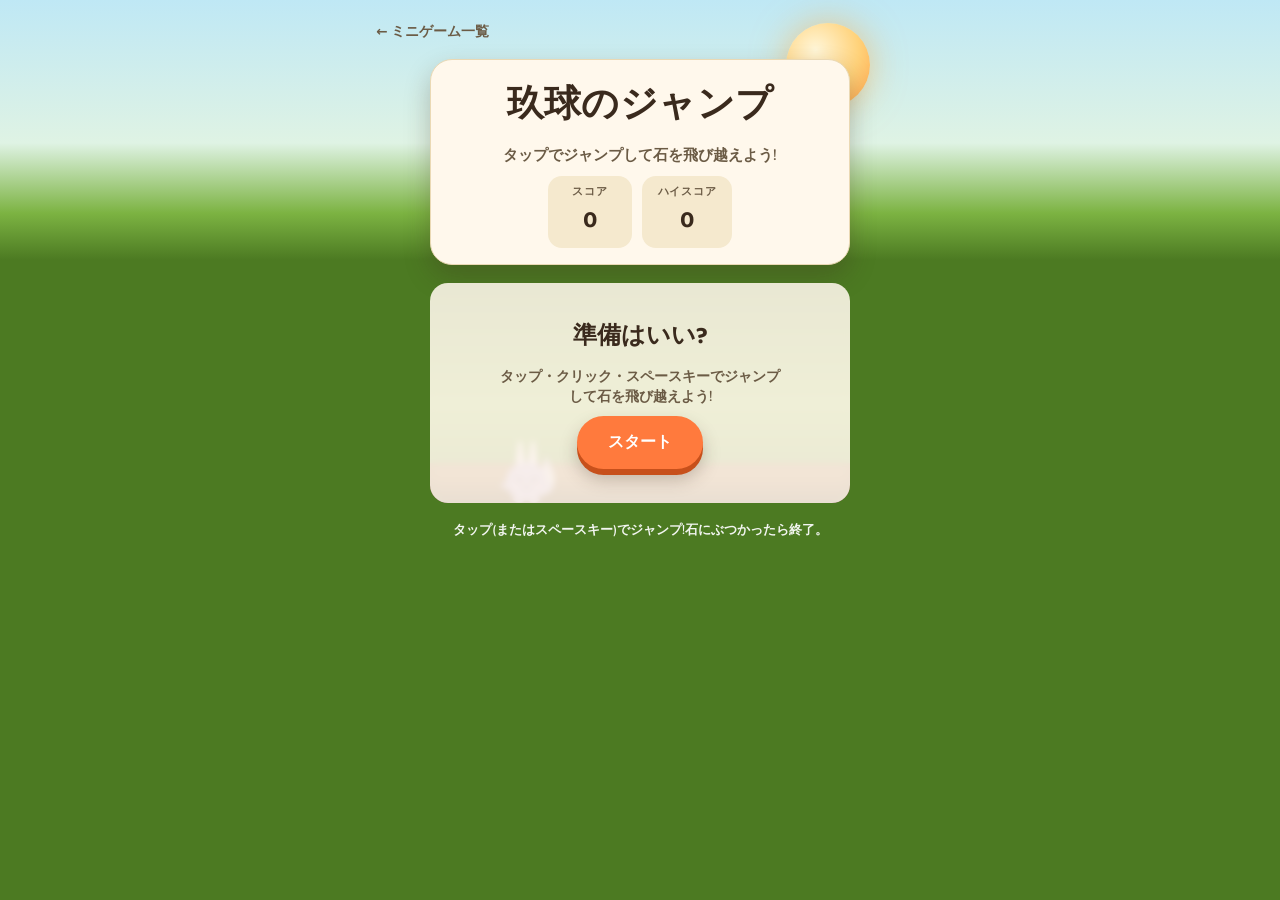
<file: games/jump.html>
<!DOCTYPE html>
<html lang="ja">
<head>
<meta charset="UTF-8">
<meta name="viewport" content="width=device-width, initial-scale=1, maximum-scale=1, viewport-fit=cover">
<title>玖球のジャンプ</title>
<link rel="stylesheet" href="https://fonts.googleapis.com/css2?family=Baloo+2:wght@500;700;800&family=Nunito:wght@400;600;700;800&display=swap">
<link rel="stylesheet" href="../style.css">
<style>
  .runner-wrap { position: relative; width: 100%; max-width: 420px; }

  .runner-track {
    position: relative; z-index: 1;
    width: 100%; height: 220px;
    overflow: hidden;
    border-radius: 18px;
    background: linear-gradient(to bottom, transparent 0%, var(--grass) 55%, var(--grass-deep) 100%);
  }

  .runner-ground {
    position: absolute; left: 0; right: 0; bottom: 0;
    height: 18%;
    background: linear-gradient(to bottom, var(--dirt-rim) 0%, var(--dirt) 45%, var(--dirt-deep) 100%);
    box-shadow: inset 0 4px 8px rgba(0, 0, 0, .25);
  }

  .runner-player {
    position: absolute; bottom: 0; left: 0;
    filter: drop-shadow(0 4px 3px var(--shadow));
    transition: transform .1s ease-out;
  }
  .runner-player .mole-svg { width: 100%; height: auto; display: block; }
  .runner-player.squash { transform: scaleY(.8) translateY(4%); }

  .runner-obstacle {
    position: absolute; bottom: 0;
    border-radius: 45% 45% 20% 20%;
    background: radial-gradient(ellipse at 35% 28%, var(--dirt-rim) 0%, var(--dirt) 55%, var(--dirt-deep) 100%);
    box-shadow: 0 3px 4px var(--shadow);
  }

  @media (prefers-reduced-motion: reduce) {
    .runner-player { transition-duration: .01ms !important; }
  }
</style>
</head>
<body>

<div class="scene">
  <div class="sky-deco" aria-hidden="true">
    <div class="orb"></div>
    <div class="stars"></div>
  </div>

  <a class="back-link" href="../index.html">← ミニゲーム一覧</a>

  <header class="hud">
    <h1>玖球のジャンプ</h1>
    <p class="tagline">タップでジャンプして石を飛び越えよう!</p>
    <div class="stats">
      <div class="stat"><span class="stat-label">スコア</span><span class="stat-value" id="score">0</span></div>
      <div class="stat"><span class="stat-label">ハイスコア</span><span class="stat-value" id="highScore">0</span></div>
    </div>
  </header>

  <div class="runner-wrap">
    <div class="runner-track" id="track">
      <div class="runner-ground"></div>
      <div class="runner-player" id="player"></div>
    </div>
    <div class="overlay" id="overlay">
      <div class="overlay-card">
        <h2 id="overlayTitle">準備はいい?</h2>
        <p id="overlayMsg">タップ・クリック・スペースキーでジャンプして石を飛び越えよう!</p>
        <button class="btn" id="actionBtn">スタート</button>
      </div>
    </div>
  </div>

  <p class="hint">タップ(またはスペースキー)でジャンプ!石にぶつかったら終了。</p>
</div>

<script src="mole-icon.js"></script>
<script>
(function () {
  'use strict';

  var HIGH_KEY = 'kyutama-jump-highscore';
  var GRAVITY = 2600;
  var JUMP_VELOCITY = 980;
  var GROUND_RATIO = 0.18;
  var PLAYER_X_RATIO = 0.15;
  var PLAYER_SIZE_RATIO = 0.16;
  var RAMP_DURATION = 40;

  var track = document.getElementById('track');
  var player = document.getElementById('player');
  var scoreEl = document.getElementById('score');
  var highScoreEl = document.getElementById('highScore');
  var overlay = document.getElementById('overlay');
  var overlayTitle = document.getElementById('overlayTitle');
  var overlayMsg = document.getElementById('overlayMsg');
  var actionBtn = document.getElementById('actionBtn');

  var state = { playing: false, score: 0, highScore: 0, elapsed: 0 };
  var physics = { y: 0, vy: 0 };
  var obstacles = [];
  var rafId = null;
  var lastTs = 0;
  var spawnTimer = 0;
  var nextSpawn = 500;
  var trackWidth = 0, trackHeight = 0, groundHeight = 0, playerSize = 0, playerX = 0;

  player.innerHTML = moleImgMarkup();

  function lerp(a, b, t) { return a + (b - a) * Math.max(0, Math.min(1, t)); }

  function loadHigh() {
    try {
      var v = parseInt(localStorage.getItem(HIGH_KEY), 10);
      return isNaN(v) ? 0 : v;
    } catch (e) { return 0; }
  }
  function saveHigh(v) {
    try { localStorage.setItem(HIGH_KEY, String(v)); } catch (e) {}
  }

  function measure() {
    trackWidth = track.clientWidth;
    trackHeight = track.clientHeight;
    groundHeight = trackHeight * GROUND_RATIO;
    playerSize = trackWidth * PLAYER_SIZE_RATIO;
    playerX = trackWidth * PLAYER_X_RATIO;
    player.style.width = playerSize + 'px';
    player.style.left = playerX + 'px';
  }
  window.addEventListener('resize', measure);

  function progress() { return Math.min(state.elapsed / RAMP_DURATION, 1); }
  function currentSpeed() { return lerp(230, 480, progress()); }
  function currentSpawnGap() { return lerp(1300, 700, progress()); }

  function jump() {
    if (!state.playing) return;
    if (physics.y <= 0.5) {
      physics.vy = JUMP_VELOCITY;
    }
  }

  function spawnObstacle() {
    var height = trackWidth * (0.09 + Math.random() * 0.035);
    var width = height * 0.85;
    var el = document.createElement('div');
    el.className = 'runner-obstacle';
    el.style.width = width + 'px';
    el.style.height = height + 'px';
    track.appendChild(el);
    obstacles.push({ x: trackWidth, width: width, height: height, el: el });
  }

  function clearObstacles() {
    obstacles.forEach(function (o) { o.el.remove(); });
    obstacles = [];
  }

  function updateHud() {
    scoreEl.textContent = Math.floor(state.score);
    highScoreEl.textContent = state.highScore;
  }

  function startGame() {
    measure();
    physics.y = 0; physics.vy = 0;
    clearObstacles();
    state.score = 0;
    state.elapsed = 0;
    spawnTimer = 0;
    nextSpawn = 500;
    state.playing = true;
    updateHud();
    overlay.hidden = true;
    lastTs = performance.now();
    rafId = requestAnimationFrame(tick);
  }

  function endGame() {
    state.playing = false;
    cancelAnimationFrame(rafId);

    var finalScore = Math.floor(state.score);
    var isRecord = finalScore > state.highScore;
    if (isRecord) {
      state.highScore = finalScore;
      saveHigh(state.highScore);
    }
    updateHud();

    overlayTitle.textContent = 'ゲームオーバー!';
    overlayMsg.innerHTML = 'スコア: <span class="result-score">' + finalScore + '</span>' +
      (isRecord ? '<br><span class="new-record">🎉 ハイスコア更新!</span>' : '');
    actionBtn.textContent = 'もう一度あそぶ';
    overlay.hidden = false;
  }

  function tick(ts) {
    var dt = Math.min((ts - lastTs) / 1000, 0.05);
    lastTs = ts;
    state.elapsed += dt;

    var wasAirborne = physics.y > 0.5;
    physics.vy -= GRAVITY * dt;
    physics.y += physics.vy * dt;
    if (physics.y < 0) {
      physics.y = 0;
      physics.vy = 0;
      if (wasAirborne) {
        player.classList.add('squash');
        setTimeout(function () { player.classList.remove('squash'); }, 110);
      }
    }

    state.score += currentSpeed() * dt * 0.12;
    scoreEl.textContent = Math.floor(state.score);

    spawnTimer += dt * 1000;
    if (spawnTimer >= nextSpawn) {
      spawnTimer = 0;
      nextSpawn = currentSpawnGap() + Math.random() * 300;
      spawnObstacle();
    }

    var speed = currentSpeed();
    for (var i = obstacles.length - 1; i >= 0; i--) {
      var o = obstacles[i];
      o.x -= speed * dt;
      if (o.x + o.width < 0) {
        o.el.remove();
        obstacles.splice(i, 1);
        continue;
      }
      if (o.x < playerX + playerSize && o.x + o.width > playerX) {
        if (physics.y < o.height * 0.85) {
          endGame();
          return;
        }
      }
      o.el.style.left = o.x + 'px';
      o.el.style.bottom = groundHeight + 'px';
    }

    player.style.bottom = (groundHeight + physics.y) + 'px';

    rafId = requestAnimationFrame(tick);
  }

  actionBtn.addEventListener('click', startGame);
  track.addEventListener('pointerdown', jump);
  window.addEventListener('keydown', function (e) {
    if (e.code === 'Space' || e.code === 'ArrowUp') {
      e.preventDefault();
      jump();
    }
  });

  function boot(data) {
    state.highScore = (data && typeof data.highScore === 'number') ? data.highScore : loadHigh();
    updateHud();
    measure();
  }

  try {
    if (window.claude && window.claude.hot && window.claude.hot.snapshot) {
      window.claude.hot.snapshot(function () { return { highScore: state.highScore }; });
    }
    if (window.claude && window.claude.hot && window.claude.hot.ready) {
      window.claude.hot.ready(boot);
    } else {
      boot(window.claude && window.claude.hot ? window.claude.hot.data : null);
    }
  } catch (e) {
    boot(null);
  }
})();
</script>
</body>
</html>
</file>
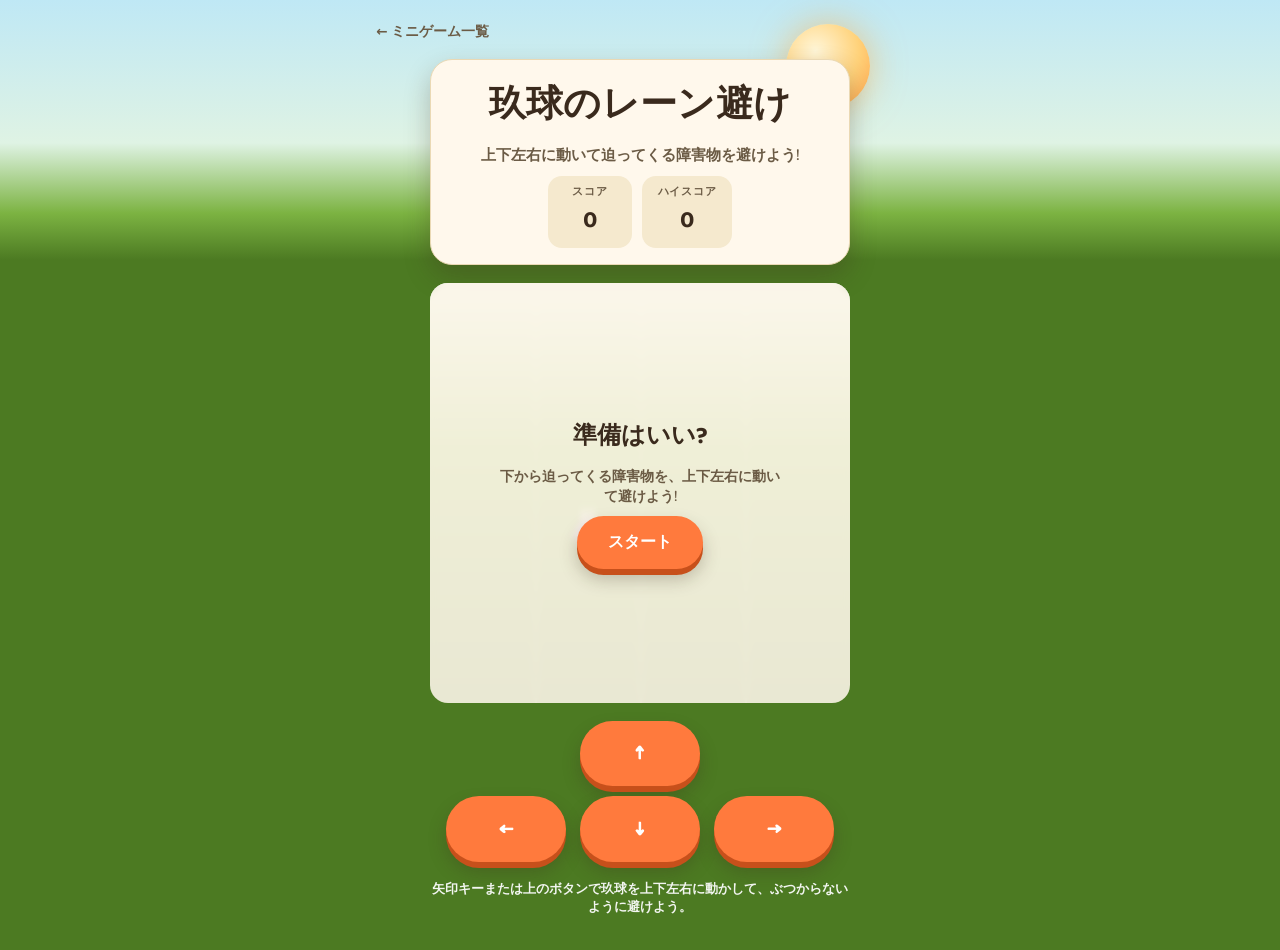
<file: games/lane-dodge.html>
<!DOCTYPE html>
<html lang="ja">
<head>
<meta charset="UTF-8">
<meta name="viewport" content="width=device-width, initial-scale=1, maximum-scale=1, viewport-fit=cover">
<title>玖球のレーン避け</title>
<link rel="stylesheet" href="https://fonts.googleapis.com/css2?family=Baloo+2:wght@500;700;800&family=Nunito:wght@400;600;700;800&display=swap">
<link rel="stylesheet" href="../style.css">
<style>
  .lane-wrap { position: relative; width: 100%; max-width: 420px; }

  .lane-track {
    position: relative; z-index: 1;
    width: 100%; height: 420px;
    overflow: hidden;
    border-radius: 18px;
    background: linear-gradient(to bottom, var(--sky-mid) 0%, var(--grass) 40%, var(--grass-deep) 100%);
  }

  .lane-divider {
    position: absolute; top: 0; bottom: 0; width: 0;
    border-left: 2px dashed rgba(255, 255, 255, .28);
  }

  .lane-player {
    position: absolute;
    filter: drop-shadow(0 4px 3px var(--shadow));
    transition: left .18s cubic-bezier(.34, 1.56, .64, 1), top .18s cubic-bezier(.34, 1.56, .64, 1);
  }
  .lane-player .mole-svg { width: 100%; height: auto; display: block; }

  .lane-obstacle {
    position: absolute;
    border-radius: 45% 45% 20% 20%;
    background: radial-gradient(ellipse at 35% 28%, var(--dirt-rim) 0%, var(--dirt) 55%, var(--dirt-deep) 100%);
    box-shadow: 0 3px 4px var(--shadow);
  }

  .lane-controls {
    position: relative; z-index: 1;
    display: flex; flex-direction: column; align-items: center; gap: 10px;
    width: 100%; max-width: 420px;
  }
  .lane-controls-row {
    display: flex; gap: 14px; justify-content: center; width: 100%;
  }
  .lane-controls .btn {
    flex: 1; max-width: 120px;
    font-size: 1.3rem;
  }

  @media (prefers-reduced-motion: reduce) {
    .lane-player { transition-duration: .01ms !important; }
  }
</style>
</head>
<body>

<div class="scene">
  <div class="sky-deco" aria-hidden="true">
    <div class="orb"></div>
    <div class="stars"></div>
  </div>

  <a class="back-link" href="../index.html">← ミニゲーム一覧</a>

  <header class="hud">
    <h1>玖球のレーン避け</h1>
    <p class="tagline">上下左右に動いて迫ってくる障害物を避けよう!</p>
    <div class="stats">
      <div class="stat"><span class="stat-label">スコア</span><span class="stat-value" id="score">0</span></div>
      <div class="stat"><span class="stat-label">ハイスコア</span><span class="stat-value" id="highScore">0</span></div>
    </div>
  </header>

  <div class="lane-wrap">
    <div class="lane-track" id="track">
      <div class="lane-player" id="player"></div>
    </div>
    <div class="overlay" id="overlay">
      <div class="overlay-card">
        <h2 id="overlayTitle">準備はいい?</h2>
        <p id="overlayMsg">下から迫ってくる障害物を、上下左右に動いて避けよう!</p>
        <button class="btn" id="actionBtn">スタート</button>
      </div>
    </div>
  </div>

  <div class="lane-controls">
    <div class="lane-controls-row">
      <button class="btn" id="upBtn" type="button" aria-label="上に移動">↑</button>
    </div>
    <div class="lane-controls-row">
      <button class="btn" id="leftBtn" type="button" aria-label="左に移動">←</button>
      <button class="btn" id="downBtn" type="button" aria-label="下に移動">↓</button>
      <button class="btn" id="rightBtn" type="button" aria-label="右に移動">→</button>
    </div>
  </div>

  <p class="hint">矢印キーまたは上のボタンで玖球を上下左右に動かして、ぶつからないように避けよう。</p>
</div>

<script src="mole-icon.js"></script>
<script>
(function () {
  'use strict';

  var HIGH_KEY = 'kyutama-lane-dodge-highscore';
  var LANE_COUNT = 4;
  var ROW_COUNT = 6;
  var PLAYER_SIZE_RATIO = 0.6;
  var RAMP_DURATION = 40;

  var track = document.getElementById('track');
  var player = document.getElementById('player');
  var scoreEl = document.getElementById('score');
  var highScoreEl = document.getElementById('highScore');
  var overlay = document.getElementById('overlay');
  var overlayTitle = document.getElementById('overlayTitle');
  var overlayMsg = document.getElementById('overlayMsg');
  var actionBtn = document.getElementById('actionBtn');
  var leftBtn = document.getElementById('leftBtn');
  var rightBtn = document.getElementById('rightBtn');
  var upBtn = document.getElementById('upBtn');
  var downBtn = document.getElementById('downBtn');

  var state = { playing: false, score: 0, highScore: 0, elapsed: 0, lane: 1, row: Math.floor(ROW_COUNT / 2) };
  var obstacles = [];
  var rafId = null;
  var lastTs = 0;
  var spawnTimer = 0;
  var nextSpawn = 700;
  var trackWidth = 0, trackHeight = 0, laneWidth = 0, rowHeight = 0, playerSize = 0;

  player.innerHTML = moleImgMarkup();

  for (var d = 1; d < LANE_COUNT; d++) {
    var divider = document.createElement('div');
    divider.className = 'lane-divider';
    track.appendChild(divider);
  }
  function lerp(a, b, t) { return a + (b - a) * Math.max(0, Math.min(1, t)); }
  function laneCenterX(lane) { return laneWidth * (lane + 0.5); }
  function rowCenterY(row) { return rowHeight * (row + 0.5); }

  function loadHigh() {
    try {
      var v = parseInt(localStorage.getItem(HIGH_KEY), 10);
      return isNaN(v) ? 0 : v;
    } catch (e) { return 0; }
  }
  function saveHigh(v) {
    try { localStorage.setItem(HIGH_KEY, String(v)); } catch (e) {}
  }

  function measure() {
    trackWidth = track.clientWidth;
    trackHeight = track.clientHeight;
    laneWidth = trackWidth / LANE_COUNT;
    rowHeight = trackHeight / ROW_COUNT;
    playerSize = Math.min(laneWidth, rowHeight) * PLAYER_SIZE_RATIO;

    var laneDividers = track.querySelectorAll('.lane-divider');
    for (var i = 0; i < laneDividers.length; i++) {
      laneDividers[i].style.left = (laneWidth * (i + 1)) + 'px';
    }

    player.style.width = playerSize + 'px';
    positionPlayer();
  }
  window.addEventListener('resize', measure);

  function positionPlayer() {
    player.style.left = (laneCenterX(state.lane) - playerSize / 2) + 'px';
    player.style.top = (rowCenterY(state.row) - playerSize / 2) + 'px';
  }

  function moveLane(delta) {
    if (!state.playing) return;
    state.lane = Math.max(0, Math.min(LANE_COUNT - 1, state.lane + delta));
    positionPlayer();
  }

  function moveRow(delta) {
    if (!state.playing) return;
    state.row = Math.max(0, Math.min(ROW_COUNT - 1, state.row + delta));
    positionPlayer();
  }

  function progress() { return Math.min(state.elapsed / RAMP_DURATION, 1); }
  function currentSpeed() { return lerp(90, 220, progress()); }
  function currentSpawnGap() { return lerp(950, 480, progress()); }

  function spawnObstacle() {
    var size = laneWidth * (0.42 + Math.random() * 0.1);
    var lane = Math.floor(Math.random() * LANE_COUNT);
    var el = document.createElement('div');
    el.className = 'lane-obstacle';
    el.style.width = size + 'px';
    el.style.height = size + 'px';
    track.appendChild(el);
    obstacles.push({ lane: lane, y: trackHeight + size, size: size, el: el });
  }

  function clearObstacles() {
    obstacles.forEach(function (o) { o.el.remove(); });
    obstacles = [];
  }

  function updateHud() {
    scoreEl.textContent = Math.floor(state.score);
    highScoreEl.textContent = state.highScore;
  }

  function startGame() {
    measure();
    clearObstacles();
    state.score = 0;
    state.elapsed = 0;
    state.lane = 1;
    state.row = Math.floor(ROW_COUNT / 2);
    spawnTimer = 0;
    nextSpawn = 700;
    state.playing = true;
    positionPlayer();
    updateHud();
    overlay.hidden = true;
    lastTs = performance.now();
    rafId = requestAnimationFrame(tick);
  }

  function endGame() {
    state.playing = false;
    cancelAnimationFrame(rafId);

    var finalScore = Math.floor(state.score);
    var isRecord = finalScore > state.highScore;
    if (isRecord) {
      state.highScore = finalScore;
      saveHigh(state.highScore);
    }
    updateHud();

    overlayTitle.textContent = 'ゲームオーバー!';
    overlayMsg.innerHTML = 'スコア: <span class="result-score">' + finalScore + '</span>' +
      (isRecord ? '<br><span class="new-record">🎉 ハイスコア更新!</span>' : '');
    actionBtn.textContent = 'もう一度あそぶ';
    overlay.hidden = false;
  }

  function tick(ts) {
    var dt = Math.min((ts - lastTs) / 1000, 0.05);
    lastTs = ts;
    state.elapsed += dt;

    spawnTimer += dt * 1000;
    if (spawnTimer >= nextSpawn) {
      spawnTimer = 0;
      nextSpawn = currentSpawnGap() + Math.random() * 250;
      spawnObstacle();
    }

    var speed = currentSpeed() * (trackHeight / 420);
    var collisionTolerance = playerSize * 0.95;
    var playerRowY = rowCenterY(state.row);

    state.score += speed * dt * 0.12;
    scoreEl.textContent = Math.floor(state.score);

    for (var i = obstacles.length - 1; i >= 0; i--) {
      var o = obstacles[i];
      o.y -= speed * dt;

      if (o.lane === state.lane && Math.abs(o.y - playerRowY) < collisionTolerance + o.size * 0.6) {
        endGame();
        return;
      }

      if (o.y + o.size < 0) {
        o.el.remove();
        obstacles.splice(i, 1);
        continue;
      }

      o.el.style.left = (laneCenterX(o.lane) - o.size / 2) + 'px';
      o.el.style.top = o.y + 'px';
    }

    rafId = requestAnimationFrame(tick);
  }

  actionBtn.addEventListener('click', startGame);
  leftBtn.addEventListener('click', function () { moveLane(-1); });
  rightBtn.addEventListener('click', function () { moveLane(1); });
  upBtn.addEventListener('click', function () { moveRow(-1); });
  downBtn.addEventListener('click', function () { moveRow(1); });
  window.addEventListener('keydown', function (e) {
    if (e.code === 'ArrowLeft') { e.preventDefault(); moveLane(-1); }
    else if (e.code === 'ArrowRight') { e.preventDefault(); moveLane(1); }
    else if (e.code === 'ArrowUp') { e.preventDefault(); moveRow(-1); }
    else if (e.code === 'ArrowDown') { e.preventDefault(); moveRow(1); }
  });

  function boot(data) {
    state.highScore = (data && typeof data.highScore === 'number') ? data.highScore : loadHigh();
    updateHud();
    measure();
  }

  try {
    if (window.claude && window.claude.hot && window.claude.hot.snapshot) {
      window.claude.hot.snapshot(function () { return { highScore: state.highScore }; });
    }
    if (window.claude && window.claude.hot && window.claude.hot.ready) {
      window.claude.hot.ready(boot);
    } else {
      boot(window.claude && window.claude.hot ? window.claude.hot.data : null);
    }
  } catch (e) {
    boot(null);
  }
})();
</script>
</body>
</html>
</file>
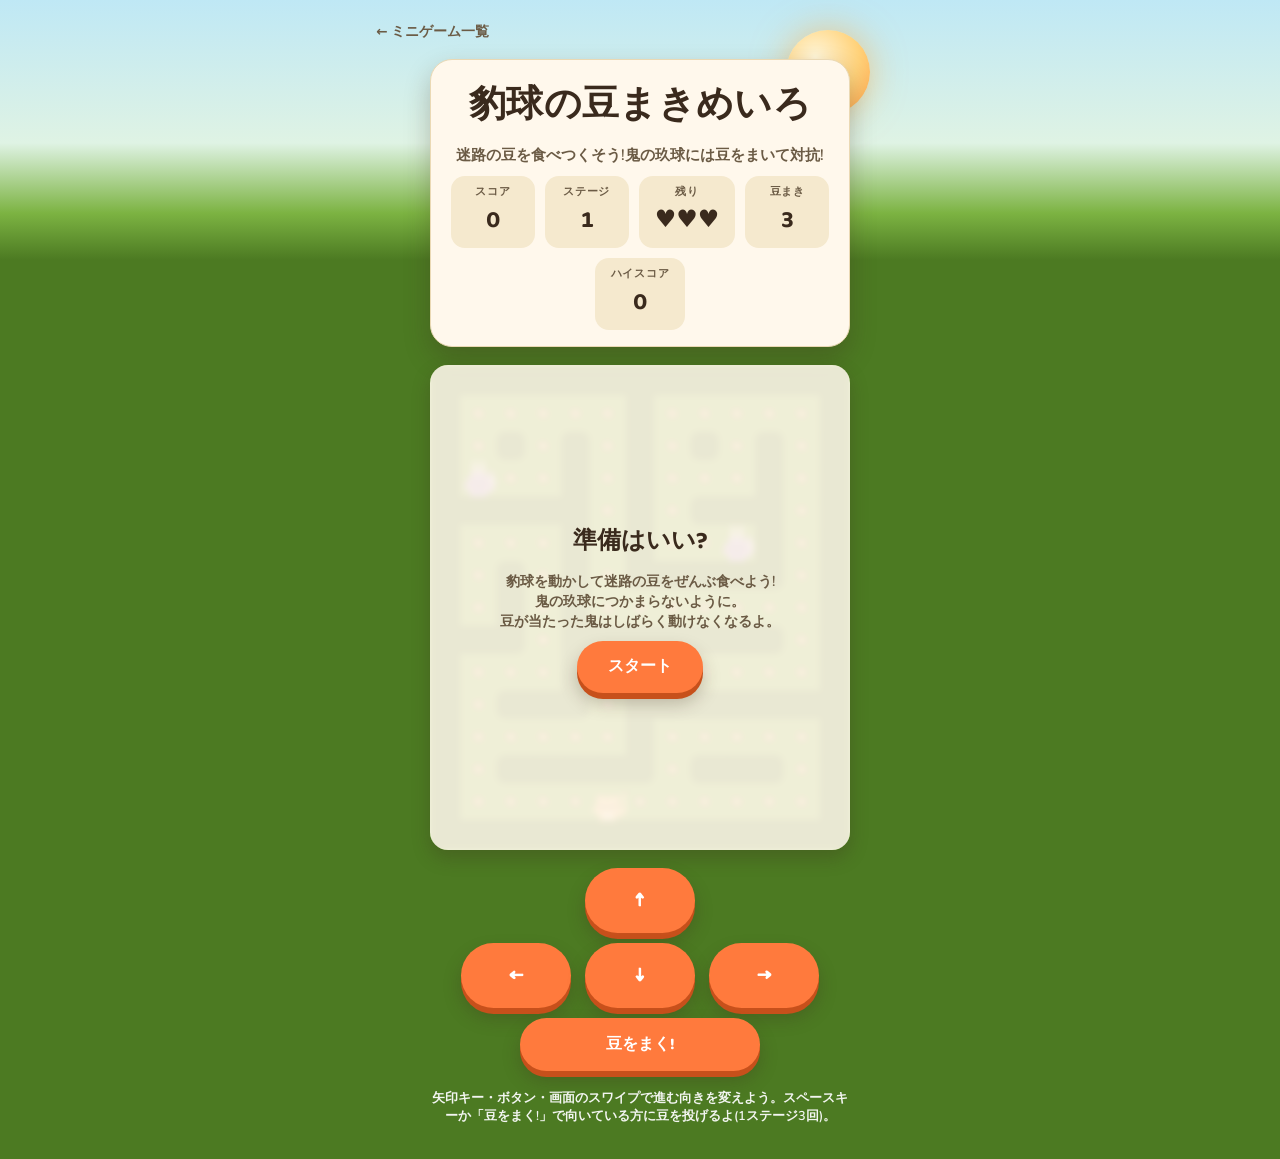
<file: games/maze.html>
<!DOCTYPE html>
<html lang="ja">
<head>
<meta charset="UTF-8">
<meta name="viewport" content="width=device-width, initial-scale=1, maximum-scale=1, viewport-fit=cover">
<title>豹球の豆まきめいろ</title>
<link rel="stylesheet" href="https://fonts.googleapis.com/css2?family=Baloo+2:wght@500;700;800&family=Nunito:wght@400;600;700;800&display=swap">
<link rel="stylesheet" href="../style.css">
<style>
  .maze-wrap { position: relative; width: 100%; max-width: 420px; }

  .maze-canvas {
    position: relative; z-index: 1;
    display: block;
    width: 100%; height: auto;
    aspect-ratio: 390 / 450;
    border-radius: 18px;
    box-shadow: 0 8px 18px var(--shadow);
    touch-action: none;
    user-select: none;
    -webkit-user-select: none;
  }

  .maze-controls {
    position: relative; z-index: 1;
    display: flex; flex-direction: column; align-items: center; gap: 10px;
    width: 100%; max-width: 420px;
  }
  .maze-controls-row {
    display: flex; gap: 14px; justify-content: center; width: 100%;
  }
  .maze-controls .btn {
    flex: 1; max-width: 110px;
    font-size: 1.3rem;
    touch-action: manipulation;
  }
  .maze-controls .btn-throw { max-width: 240px; font-size: 1.02rem; }
</style>
</head>
<body>

<div class="scene">
  <div class="sky-deco" aria-hidden="true">
    <div class="orb"></div>
    <div class="stars"></div>
  </div>

  <a class="back-link" href="../index.html">← ミニゲーム一覧</a>

  <header class="hud">
    <h1>豹球の豆まきめいろ</h1>
    <p class="tagline">迷路の豆を食べつくそう!鬼の玖球には豆をまいて対抗!</p>
    <div class="stats">
      <div class="stat"><span class="stat-label">スコア</span><span class="stat-value" id="score">0</span></div>
      <div class="stat"><span class="stat-label">ステージ</span><span class="stat-value" id="stage">1</span></div>
      <div class="stat"><span class="stat-label">残り</span><span class="stat-value" id="lives">♥♥♥</span></div>
      <div class="stat"><span class="stat-label">豆まき</span><span class="stat-value" id="ammo">3</span></div>
      <div class="stat"><span class="stat-label">ハイスコア</span><span class="stat-value" id="highScore">0</span></div>
    </div>
  </header>

  <div class="maze-wrap">
    <canvas class="maze-canvas" id="canvas" aria-label="豆まきめいろのゲーム画面"></canvas>
    <div class="overlay" id="overlay">
      <div class="overlay-card">
        <h2 id="overlayTitle">準備はいい?</h2>
        <p id="overlayMsg">豹球を動かして迷路の豆をぜんぶ食べよう!<br>鬼の玖球につかまらないように。<br>豆が当たった鬼はしばらく動けなくなるよ。</p>
        <button class="btn" id="actionBtn">スタート</button>
      </div>
    </div>
  </div>

  <div class="maze-controls">
    <div class="maze-controls-row">
      <button class="btn" id="upBtn" type="button" aria-label="上に進む">↑</button>
    </div>
    <div class="maze-controls-row">
      <button class="btn" id="leftBtn" type="button" aria-label="左に進む">←</button>
      <button class="btn" id="downBtn" type="button" aria-label="下に進む">↓</button>
      <button class="btn" id="rightBtn" type="button" aria-label="右に進む">→</button>
    </div>
    <div class="maze-controls-row">
      <button class="btn btn-throw" id="throwBtn" type="button">豆をまく!</button>
    </div>
  </div>

  <p class="hint">矢印キー・ボタン・画面のスワイプで進む向きを変えよう。スペースキーか「豆をまく!」で向いている方に豆を投げるよ(1ステージ3回)。</p>
</div>

<script src="mole-icon.js"></script>
<script>
(function () {
  'use strict';

  var HIGH_KEY = 'kyutama-maze-highscore';
  // 画面はこの論理サイズで描き、表示サイズに合わせて拡大縮小する
  var COLS = 13, ROWS = 15, T = 30;
  var W = COLS * T, H = ROWS * T;
  var START = { x: 5, y: 13 };
  var LIVES = 3;
  var AMMO = 3;
  var PLAYER_SPEED = 4.5;
  var THROW_SPEED = 11;
  // 豆の当たり判定の半径(マス単位)。少し外れていても当たるように大きめにする
  var THROW_HIT_RADIUS = 1.3;
  var STUN_TIME = 4;
  var INVINCIBLE_TIME = 1.6;
  var READY_TIME = 1;
  var BEAN_SCORE = 10;
  var STUN_SCORE = 100;
  var CLEAR_SCORE = 500;
  var MOLE_ASPECT = 592 / 624;
  var DIRS = { up: { dx: 0, dy: -1 }, down: { dx: 0, dy: 1 }, left: { dx: -1, dy: 0 }, right: { dx: 1, dy: 0 } };
  var DIR_LIST = [DIRS.up, DIRS.down, DIRS.left, DIRS.right];

  var canvas = document.getElementById('canvas');
  var ctx = canvas.getContext('2d');
  var scoreEl = document.getElementById('score');
  var stageEl = document.getElementById('stage');
  var livesEl = document.getElementById('lives');
  var ammoEl = document.getElementById('ammo');
  var highScoreEl = document.getElementById('highScore');
  var overlay = document.getElementById('overlay');
  var overlayTitle = document.getElementById('overlayTitle');
  var overlayMsg = document.getElementById('overlayMsg');
  var actionBtn = document.getElementById('actionBtn');

  var state = { playing: false, stage: 1, score: 0, lives: LIVES, ammo: AMMO, highScore: 0, readyT: 0, beansLeft: 0 };
  var grid = [];
  var beans = [];
  var holes = [];
  var player = null;
  var oni = [];
  var throws = [];
  var playerDist = [];
  var want = null;
  var nextAction = startGame;
  var rafId = null;
  var lastTs = 0;
  var audioCtx = null;
  var colors = {};

  // 操作役は豹球、鬼は紫の玖球
  var images = { player: loadImage('leopard.png'), oni: loadImage('mole.png') };

  function loadImage(file) {
    var img = new Image();
    img.src = new URL(file, MOLE_PNG_BASE).href;
    img.addEventListener('load', function () { if (!state.playing) render(); });
    return img;
  }

  function loadHigh() {
    try {
      var v = parseInt(localStorage.getItem(HIGH_KEY), 10);
      return isNaN(v) ? 0 : v;
    } catch (e) { return 0; }
  }
  function saveHigh(v) {
    try { localStorage.setItem(HIGH_KEY, String(v)); } catch (e) {}
  }

  function readColors() {
    var cs = getComputedStyle(document.documentElement);
    ['grass', 'grass-deep', 'dirt', 'dirt-deep', 'dirt-rim', 'ink', 'accent'].forEach(function (name) {
      colors[name] = cs.getPropertyValue('--' + name).trim();
    });
  }

  function setupCanvas() {
    var dpr = Math.min(window.devicePixelRatio || 1, 3);
    canvas.width = W * dpr;
    canvas.height = H * dpr;
    ctx.setTransform(dpr, 0, 0, dpr, 0, 0);
  }

  function ensureAudio() {
    if (!audioCtx) {
      try { audioCtx = new (window.AudioContext || window.webkitAudioContext)(); } catch (e) {}
    } else if (audioCtx.state === 'suspended') {
      try { audioCtx.resume(); } catch (e) {}
    }
  }

  function playTone(type, from, to, dur, vol) {
    if (!audioCtx) return;
    try {
      var t = audioCtx.currentTime;
      var osc = audioCtx.createOscillator();
      var gain = audioCtx.createGain();
      osc.type = type;
      osc.frequency.setValueAtTime(from, t);
      osc.frequency.exponentialRampToValueAtTime(to, t + dur);
      gain.gain.setValueAtTime(vol, t);
      gain.gain.exponentialRampToValueAtTime(0.001, t + dur);
      osc.connect(gain).connect(audioCtx.destination);
      osc.start(t);
      osc.stop(t + dur + 0.02);
    } catch (e) {}
  }

  // ---- 迷路 ----

  function isOpen(x, y) { return y >= 0 && y < ROWS && x >= 0 && x < COLS && grid[y][x] === 0; }

  function shuffle(a) {
    for (var i = a.length - 1; i > 0; i--) {
      var j = Math.floor(Math.random() * (i + 1));
      var tmp = a[i]; a[i] = a[j]; a[j] = tmp;
    }
    return a;
  }

  // 穴掘り法で迷路を作り、行き止まりの多くを抜いて逃げ道のある迷路にする
  function buildMaze() {
    grid = [];
    for (var y = 0; y < ROWS; y++) {
      grid.push([]);
      for (var x = 0; x < COLS; x++) grid[y].push(1);
    }
    var stack = [{ x: 1, y: 1 }];
    grid[1][1] = 0;
    while (stack.length) {
      var cur = stack[stack.length - 1];
      var next = shuffle(DIR_LIST.slice()).filter(function (d) {
        var nx = cur.x + d.dx * 2, ny = cur.y + d.dy * 2;
        return nx > 0 && nx < COLS - 1 && ny > 0 && ny < ROWS - 1 && grid[ny][nx] === 1;
      })[0];
      if (!next) { stack.pop(); continue; }
      grid[cur.y + next.dy][cur.x + next.dx] = 0;
      grid[cur.y + next.dy * 2][cur.x + next.dx * 2] = 0;
      stack.push({ x: cur.x + next.dx * 2, y: cur.y + next.dy * 2 });
    }
    for (y = 1; y < ROWS - 1; y += 2) {
      for (x = 1; x < COLS - 1; x += 2) {
        var exits = DIR_LIST.filter(function (d) { return isOpen(x + d.dx, y + d.dy); });
        if (exits.length !== 1 || Math.random() > 0.8) continue;
        var walls = shuffle(DIR_LIST.filter(function (d) {
          var wx = x + d.dx, wy = y + d.dy;
          return grid[wy][wx] === 1 && wx > 0 && wx < COLS - 1 && wy > 0 && wy < ROWS - 1;
        }));
        if (walls.length) grid[y + walls[0].dy][x + walls[0].dx] = 0;
      }
    }
  }

  function bfsFrom(sx, sy) {
    var dist = [];
    for (var y = 0; y < ROWS; y++) dist.push(new Array(COLS).fill(Infinity));
    dist[sy][sx] = 0;
    var queue = [{ x: sx, y: sy }];
    for (var q = 0; q < queue.length; q++) {
      var c = queue[q];
      DIR_LIST.forEach(function (d) {
        var nx = c.x + d.dx, ny = c.y + d.dy;
        if (isOpen(nx, ny) && dist[ny][nx] === Infinity) {
          dist[ny][nx] = dist[c.y][c.x] + 1;
          queue.push({ x: nx, y: ny });
        }
      });
    }
    return dist;
  }

  // 鬼の出てくる穴は、主人公から遠く、互いに離れた場所に置く
  function placeHoles(count) {
    var dist = bfsFrom(START.x, START.y);
    var cells = [];
    for (var y = 1; y < ROWS - 1; y++) {
      for (var x = 1; x < COLS - 1; x++) {
        if (isOpen(x, y)) cells.push({ x: x, y: y, d: dist[y][x] });
      }
    }
    cells.sort(function (a, b) { return b.d - a.d; });
    holes = [];
    for (var i = 0; i < cells.length && holes.length < count; i++) {
      var c = cells[i];
      var spaced = holes.every(function (h) { return Math.abs(h.x - c.x) + Math.abs(h.y - c.y) >= 5; });
      if (spaced) holes.push(c);
    }
  }

  function buildBeans() {
    beans = [];
    state.beansLeft = 0;
    for (var y = 0; y < ROWS; y++) {
      beans.push([]);
      for (var x = 0; x < COLS; x++) {
        var has = isOpen(x, y) && !(x === START.x && y === START.y) &&
          !holes.some(function (h) { return h.x === x && h.y === y; });
        beans[y].push(has);
        if (has) state.beansLeft++;
      }
    }
  }

  // ---- キャラクター ----

  function makeMover(x, y, speed) {
    return { cx: x, cy: y, tx: x, ty: y, t: 0, moving: false, dir: null, face: DIRS.up, speed: speed };
  }
  function posX(m) { return m.cx + (m.tx - m.cx) * m.t; }
  function posY(m) { return m.cy + (m.ty - m.cy) * m.t; }

  function go(m, d) {
    m.dir = d;
    m.face = d;
    m.tx = m.cx + d.dx;
    m.ty = m.cy + d.dy;
    m.moving = true;
  }

  // マスの中心に着くたびに decide で次の向きを決めながら進む
  function advance(m, dist, decide, arrive) {
    while (dist > 0) {
      if (!m.moving) {
        decide(m);
        if (!m.moving) return;
      }
      var need = 1 - m.t;
      if (dist < need) { m.t += dist; return; }
      dist -= need;
      m.cx = m.tx; m.cy = m.ty; m.t = 0;
      m.moving = false;
      if (arrive) arrive(m);
    }
  }

  function decidePlayer(m) {
    if (want && isOpen(m.cx + want.dx, m.cy + want.dy)) go(m, want);
    else if (m.dir && isOpen(m.cx + m.dir.dx, m.cy + m.dir.dy)) go(m, m.dir);
    else m.dir = null;
  }

  function eatBean(m) {
    if (!beans[m.cy][m.cx]) return;
    beans[m.cy][m.cx] = false;
    state.beansLeft--;
    state.score += BEAN_SCORE;
    scoreEl.textContent = state.score;
    playTone('sine', 620, 820, 0.05, 0.05);
  }

  function makeOni(hole) {
    var o = makeMover(hole.x, hole.y, oniSpeed());
    o.stunT = 0;
    return o;
  }

  function chaseChance() { return Math.min(0.5 + state.stage * 0.06, 0.85); }
  function oniSpeed() { return Math.min(2.8 + (state.stage - 1) * 0.25, 4.2); }

  // 来た道は戻らず、ときどき主人公に近づく道を選ぶ
  function decideOni(m) {
    var options = DIR_LIST.filter(function (d) { return isOpen(m.cx + d.dx, m.cy + d.dy); });
    if (options.length > 1 && m.dir) {
      options = options.filter(function (d) { return d.dx !== -m.dir.dx || d.dy !== -m.dir.dy; });
    }
    if (!options.length) return;
    var pick;
    if (Math.random() < chaseChance()) {
      pick = options.reduce(function (best, d) {
        return playerDist[m.cy + d.dy][m.cx + d.dx] < playerDist[m.cy + best.dy][m.cx + best.dx] ? d : best;
      });
    } else {
      pick = options[Math.floor(Math.random() * options.length)];
    }
    go(m, pick);
  }

  function setWant(d) {
    want = d;
    // 逆向きはマスの途中でもすぐ折り返せる
    if (player && player.moving && d.dx === -player.dir.dx && d.dy === -player.dir.dy) {
      var cx = player.cx, cy = player.cy;
      player.cx = player.tx; player.cy = player.ty;
      player.tx = cx; player.ty = cy;
      player.t = 1 - player.t;
      player.dir = d;
      player.face = d;
    }
  }

  function throwBeans() {
    if (!state.playing || state.readyT > 0 || state.ammo <= 0) return;
    state.ammo--;
    ammoEl.textContent = state.ammo;
    var d = player.face;
    throws.push({ x: posX(player), y: posY(player), dx: d.dx, dy: d.dy });
    playTone('triangle', 900, 500, 0.15, 0.1);
  }

  function resetPositions() {
    player = makeMover(START.x, START.y, PLAYER_SPEED);
    player.invT = INVINCIBLE_TIME;
    want = null;
    oni = holes.map(makeOni);
    throws = [];
    state.readyT = READY_TIME;
  }

  // ---- 進行 ----

  function updateHud() {
    scoreEl.textContent = state.score;
    stageEl.textContent = state.stage;
    livesEl.textContent = state.lives > 0 ? new Array(state.lives + 1).join('♥') : '-';
    ammoEl.textContent = state.ammo;
    highScoreEl.textContent = state.highScore;
  }

  function prepareStage() {
    buildMaze();
    placeHoles(Math.min(1 + state.stage, 4));
    buildBeans();
    oni = holes.map(makeOni);
    player = makeMover(START.x, START.y, PLAYER_SPEED);
    player.invT = 0;
    throws = [];
    want = null;
  }

  function startStage() {
    ensureAudio();
    prepareStage();
    state.ammo = AMMO;
    state.readyT = READY_TIME;
    updateHud();
    overlay.hidden = true;
    state.playing = true;
    lastTs = performance.now();
    rafId = requestAnimationFrame(tick);
  }

  function startGame() {
    state.stage = 1;
    state.score = 0;
    state.lives = LIVES;
    startStage();
  }

  function nextStage() {
    state.stage += 1;
    startStage();
  }

  function stopLoop() {
    state.playing = false;
    cancelAnimationFrame(rafId);
    render();
  }

  function clearStage() {
    stopLoop();
    state.score += CLEAR_SCORE;
    updateHud();
    overlayTitle.textContent = 'ステージ' + state.stage + ' クリア!';
    overlayMsg.innerHTML = 'スコア: <span class="result-score">' + state.score + '</span><br>次は鬼がもっと手ごわいよ!';
    actionBtn.textContent = '次のステージへ';
    nextAction = nextStage;
    overlay.hidden = false;
    playTone('sine', 660, 1320, 0.4, 0.15);
  }

  function gameOver() {
    stopLoop();
    var isRecord = state.score > state.highScore;
    if (isRecord) {
      state.highScore = state.score;
      saveHigh(state.highScore);
    }
    updateHud();
    overlayTitle.textContent = 'ゲームオーバー!';
    overlayMsg.innerHTML = 'ステージ' + state.stage + ' / スコア: <span class="result-score">' + state.score + '</span>' +
      (isRecord ? '<br><span class="new-record">🎉 ハイスコア更新!</span>' : '<br>ハイスコア: ' + state.highScore);
    actionBtn.textContent = 'もう一度あそぶ';
    nextAction = startGame;
    overlay.hidden = false;
  }

  function caught() {
    state.lives--;
    updateHud();
    playTone('sawtooth', 400, 80, 0.5, 0.15);
    if (state.lives <= 0) { gameOver(); return true; }
    resetPositions();
    return false;
  }

  function updateThrows(dt) {
    for (var i = throws.length - 1; i >= 0; i--) {
      var b = throws[i];
      b.x += b.dx * THROW_SPEED * dt;
      b.y += b.dy * THROW_SPEED * dt;
      if (!isOpen(Math.round(b.x), Math.round(b.y))) { throws.splice(i, 1); continue; }
      for (var j = 0; j < oni.length; j++) {
        var o = oni[j];
        if (o.stunT > 0) continue;
        if (Math.hypot(posX(o) - b.x, posY(o) - b.y) < THROW_HIT_RADIUS) {
          o.stunT = STUN_TIME;
          state.score += STUN_SCORE;
          scoreEl.textContent = state.score;
          playTone('square', 700, 300, 0.25, 0.1);
        }
      }
    }
  }

  function tick(ts) {
    var dt = Math.min((ts - lastTs) / 1000, 0.05);
    lastTs = ts;

    if (state.readyT > 0) {
      state.readyT -= dt;
    } else {
      player.invT = Math.max(0, player.invT - dt);
      advance(player, player.speed * dt, decidePlayer, eatBean);
      playerDist = bfsFrom(player.t < 0.5 ? player.cx : player.tx, player.t < 0.5 ? player.cy : player.ty);
      oni.forEach(function (o) {
        if (o.stunT > 0) { o.stunT = Math.max(0, o.stunT - dt); return; }
        advance(o, o.speed * dt, decideOni);
      });
      updateThrows(dt);

      if (state.beansLeft <= 0) { clearStage(); return; }
      if (player.invT <= 0) {
        var px = posX(player), py = posY(player);
        var hit = oni.some(function (o) {
          return o.stunT <= 0 && Math.hypot(posX(o) - px, posY(o) - py) < 0.65;
        });
        if (hit && caught()) return;
      }
    }

    render();
    rafId = requestAnimationFrame(tick);
  }

  // ---- 描画 ----

  function roundRect(x, y, w, h, r) {
    ctx.beginPath();
    ctx.moveTo(x + r, y);
    ctx.arcTo(x + w, y, x + w, y + h, r);
    ctx.arcTo(x + w, y + h, x, y + h, r);
    ctx.arcTo(x, y + h, x, y, r);
    ctx.arcTo(x, y, x + w, y, r);
    ctx.closePath();
  }

  function drawMaze() {
    ctx.fillStyle = colors.grass;
    ctx.fillRect(0, 0, W, H);
    // 生け垣:となりの壁とつながって見えるよう少しはみ出して描く
    ctx.fillStyle = colors['grass-deep'];
    for (var y = 0; y < ROWS; y++) {
      for (var x = 0; x < COLS; x++) {
        if (grid[y][x] !== 1) continue;
        roundRect(x * T + 2, y * T + 2, T - 4, T - 4, 8);
        ctx.fill();
        if (x + 1 < COLS && grid[y][x + 1] === 1) ctx.fillRect(x * T + T / 2, y * T + 2, T, T - 4);
        if (y + 1 < ROWS && grid[y + 1][x] === 1) ctx.fillRect(x * T + 2, y * T + T / 2, T - 4, T);
      }
    }

    holes.forEach(function (h) {
      ctx.fillStyle = colors['dirt-rim'];
      ctx.beginPath();
      ctx.ellipse((h.x + 0.5) * T, (h.y + 0.7) * T, T * 0.42, T * 0.2, 0, 0, Math.PI * 2);
      ctx.fill();
      ctx.fillStyle = colors['dirt-deep'];
      ctx.beginPath();
      ctx.ellipse((h.x + 0.5) * T, (h.y + 0.7) * T, T * 0.32, T * 0.13, 0, 0, Math.PI * 2);
      ctx.fill();
    });

    ctx.fillStyle = '#F2DFA7';
    ctx.strokeStyle = colors.dirt;
    ctx.lineWidth = 1.2;
    for (y = 0; y < ROWS; y++) {
      for (x = 0; x < COLS; x++) {
        if (!beans[y] || !beans[y][x]) continue;
        ctx.beginPath();
        ctx.ellipse((x + 0.5) * T, (y + 0.5) * T, 4.2, 3.4, 0.4, 0, Math.PI * 2);
        ctx.fill();
        ctx.stroke();
      }
    }
  }

  function drawImageAt(img, cx, cy, w, flip) {
    if (!img.complete || !img.naturalWidth) return;
    var h = w * MOLE_ASPECT;
    ctx.save();
    ctx.translate(cx, cy);
    if (flip) ctx.scale(-1, 1);
    ctx.drawImage(img, -w / 2, -h / 2, w, h);
    ctx.restore();
  }

  function drawOni(o) {
    var cx = (posX(o) + 0.5) * T, cy = (posY(o) + 0.5) * T;
    var w = T * 1.25;
    ctx.globalAlpha = o.stunT > 0 ? 0.55 : 1;
    drawImageAt(images.oni, cx, cy, w, false);
    ctx.globalAlpha = 1;

    // 豆が当たった鬼の頭の上でピンクのハートが回る
    if (o.stunT > 0) {
      var a = performance.now() / 300;
      ctx.fillStyle = '#FF6FA8';
      ctx.font = '800 14px "Baloo 2", sans-serif';
      ctx.textAlign = 'center';
      ctx.textBaseline = 'middle';
      for (var k = 0; k < 3; k++) {
        var ang = a + k * Math.PI * 2 / 3;
        ctx.fillText('♥', cx + Math.cos(ang) * w * 0.4, cy - w * 0.45 + Math.sin(ang) * w * 0.12);
      }
    }
  }

  function drawPlayer() {
    // 無敵中は点滅させる
    if (player.invT > 0 && Math.floor(player.invT * 10) % 2 === 0) return;
    drawImageAt(images.player, (posX(player) + 0.5) * T, (posY(player) + 0.5) * T, T * 1.3, player.face === DIRS.left);
  }

  function render() {
    if (!colors.ink) return;
    if (!grid.length) prepareStage();
    drawMaze();
    oni.forEach(drawOni);
    drawPlayer();

    ctx.fillStyle = '#F2DFA7';
    throws.forEach(function (b) {
      for (var k = 0; k < 3; k++) {
        ctx.beginPath();
        ctx.arc((b.x + 0.5) * T + (k - 1) * 5 * b.dy, (b.y + 0.5) * T + (k - 1) * 5 * b.dx, 3.5, 0, Math.PI * 2);
        ctx.fill();
      }
    });

    if (state.playing && state.readyT > 0) {
      ctx.fillStyle = colors.accent;
      ctx.strokeStyle = '#FFFFFF';
      ctx.lineWidth = 5;
      ctx.font = '800 48px "Baloo 2", sans-serif';
      ctx.textAlign = 'center';
      ctx.textBaseline = 'middle';
      ctx.strokeText('READY!', W / 2, H / 2);
      ctx.fillText('READY!', W / 2, H / 2);
    }
  }

  // ---- 入力 ----

  actionBtn.addEventListener('click', function () { nextAction(); });
  document.getElementById('throwBtn').addEventListener('click', throwBeans);
  [['upBtn', DIRS.up], ['downBtn', DIRS.down], ['leftBtn', DIRS.left], ['rightBtn', DIRS.right]].forEach(function (p) {
    document.getElementById(p[0]).addEventListener('pointerdown', function (e) {
      e.preventDefault();
      setWant(p[1]);
    });
  });

  var KEYS = {
    ArrowUp: DIRS.up, KeyW: DIRS.up, ArrowDown: DIRS.down, KeyS: DIRS.down,
    ArrowLeft: DIRS.left, KeyA: DIRS.left, ArrowRight: DIRS.right, KeyD: DIRS.right
  };
  window.addEventListener('keydown', function (e) {
    if (!state.playing) return;
    if (KEYS[e.code]) { e.preventDefault(); setWant(KEYS[e.code]); }
    else if (e.code === 'Space') { e.preventDefault(); throwBeans(); }
  });

  // スワイプした向きに進む
  var swipe = null;
  canvas.addEventListener('pointerdown', function (e) {
    swipe = { x: e.clientX, y: e.clientY };
    try { canvas.setPointerCapture(e.pointerId); } catch (err) {}
  });
  canvas.addEventListener('pointermove', function (e) {
    if (!swipe) return;
    var dx = e.clientX - swipe.x, dy = e.clientY - swipe.y;
    if (Math.max(Math.abs(dx), Math.abs(dy)) < 18) return;
    setWant(Math.abs(dx) > Math.abs(dy) ? (dx > 0 ? DIRS.right : DIRS.left) : (dy > 0 ? DIRS.down : DIRS.up));
    swipe = { x: e.clientX, y: e.clientY };
  });
  ['pointerup', 'pointercancel'].forEach(function (type) {
    canvas.addEventListener(type, function () { swipe = null; });
  });

  try {
    window.matchMedia('(prefers-color-scheme: dark)').addEventListener('change', function () {
      readColors();
      render();
    });
  } catch (e) {}

  function boot(data) {
    state.highScore = (data && typeof data.highScore === 'number') ? data.highScore : loadHigh();
    readColors();
    setupCanvas();
    prepareStage();
    updateHud();
    render();
  }

  try {
    if (window.claude && window.claude.hot && window.claude.hot.snapshot) {
      window.claude.hot.snapshot(function () { return { highScore: state.highScore }; });
    }
    if (window.claude && window.claude.hot && window.claude.hot.ready) {
      window.claude.hot.ready(boot);
    } else {
      boot(window.claude && window.claude.hot ? window.claude.hot.data : null);
    }
  } catch (e) {
    boot(null);
  }
})();
</script>
</body>
</html>
</file>
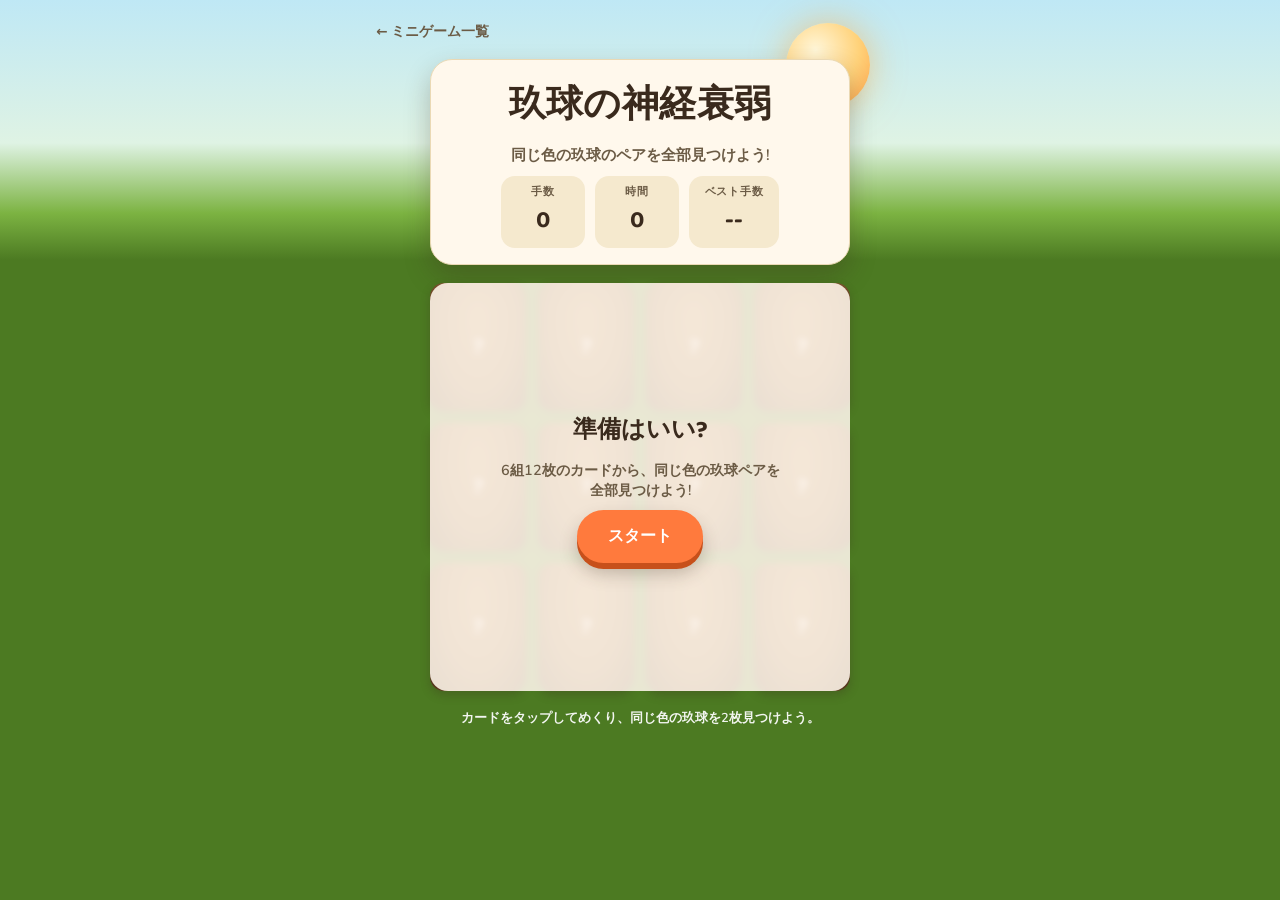
<file: games/memory.html>
<!DOCTYPE html>
<html lang="ja">
<head>
<meta charset="UTF-8">
<meta name="viewport" content="width=device-width, initial-scale=1, maximum-scale=1, viewport-fit=cover">
<title>玖球の神経衰弱</title>
<link rel="stylesheet" href="https://fonts.googleapis.com/css2?family=Baloo+2:wght@500;700;800&family=Nunito:wght@400;600;700;800&display=swap">
<link rel="stylesheet" href="../style.css">
<style>
  .memory-wrap { position: relative; width: 100%; max-width: 420px; }

  .memory-grid {
    position: relative; z-index: 1;
    display: grid;
    grid-template-columns: repeat(4, 1fr);
    gap: clamp(7px, 2.4vw, 12px);
  }

  .card { aspect-ratio: 3 / 4; perspective: 600px; }
  .card-inner {
    position: relative; width: 100%; height: 100%;
    cursor: pointer;
    transform-style: preserve-3d;
    transition: transform .45s cubic-bezier(.34, 1.56, .64, 1);
  }
  .card.flipped .card-inner { transform: rotateY(180deg); }
  .card.matched .card-inner { cursor: default; }
  .card.matched .card-face-front { box-shadow: 0 0 0 3px var(--accent), 0 4px 10px var(--shadow); }

  .card-face {
    position: absolute; inset: 0;
    border-radius: 14px;
    backface-visibility: hidden;
    display: flex; align-items: center; justify-content: center;
    box-shadow: 0 4px 10px var(--shadow);
  }
  .card-face-back {
    background: radial-gradient(ellipse at 50% 30%, var(--dirt-rim) 0%, var(--dirt) 55%, var(--dirt-deep) 100%);
  }
  .card-face-back::after {
    content: "?";
    font-family: var(--font-display); font-weight: 800;
    font-size: 1.4rem; color: var(--mole-fur-light);
    opacity: .85;
  }
  .card-face-front {
    background: var(--card-bg);
    border: 1px solid var(--card-border);
    transform: rotateY(180deg);
    padding: 10%;
  }
  .card-face-front .mole-svg { width: 100%; height: auto; }

  .card:not(.flipped):not(.matched) .card-inner:hover { transform: translateY(-2px) scale(1.02); }

  @media (prefers-reduced-motion: reduce) {
    .card-inner { transition-duration: .01ms !important; }
  }
</style>
</head>
<body>

<div class="scene">
  <div class="sky-deco" aria-hidden="true">
    <div class="orb"></div>
    <div class="stars"></div>
  </div>

  <a class="back-link" href="../index.html">← ミニゲーム一覧</a>

  <header class="hud">
    <h1>玖球の神経衰弱</h1>
    <p class="tagline">同じ色の玖球のペアを全部見つけよう!</p>
    <div class="stats">
      <div class="stat"><span class="stat-label">手数</span><span class="stat-value" id="moves">0</span></div>
      <div class="stat"><span class="stat-label">時間</span><span class="stat-value" id="timeElapsed">0</span></div>
      <div class="stat"><span class="stat-label">ベスト手数</span><span class="stat-value" id="bestMoves">--</span></div>
    </div>
  </header>

  <div class="memory-wrap">
    <div class="memory-grid" id="grid"></div>
    <div class="overlay" id="overlay">
      <div class="overlay-card">
        <h2 id="overlayTitle">準備はいい?</h2>
        <p id="overlayMsg">6組12枚のカードから、同じ色の玖球ペアを全部見つけよう!</p>
        <button class="btn" id="actionBtn">スタート</button>
      </div>
    </div>
  </div>

  <p class="hint">カードをタップしてめくり、同じ色の玖球を2枚見つけよう。</p>
</div>

<script src="mole-icon.js"></script>
<script>
(function () {
  'use strict';

  var PAIR_COLORS = ['#F4A9C0', '#8EC6F1', '#FFD27A', '#9BE28C', '#C9A3F0', '#FF9F68'];
  var BEST_KEY = 'kyutama-memory-best-moves';

  var grid = document.getElementById('grid');
  var movesEl = document.getElementById('moves');
  var timeEl = document.getElementById('timeElapsed');
  var bestMovesEl = document.getElementById('bestMoves');
  var overlay = document.getElementById('overlay');
  var overlayTitle = document.getElementById('overlayTitle');
  var overlayMsg = document.getElementById('overlayMsg');
  var actionBtn = document.getElementById('actionBtn');

  var state = { playing: false, moves: 0, seconds: 0, matchedCount: 0, bestMoves: null, locked: false };
  var cards = [];
  var flippedCards = [];
  var tickTimer = null;

  function loadBest() {
    try {
      var v = parseInt(localStorage.getItem(BEST_KEY), 10);
      return isNaN(v) ? null : v;
    } catch (e) { return null; }
  }
  function saveBest(v) {
    try { localStorage.setItem(BEST_KEY, String(v)); } catch (e) {}
  }

  function shuffle(arr) {
    for (var i = arr.length - 1; i > 0; i--) {
      var j = Math.floor(Math.random() * (i + 1));
      var tmp = arr[i]; arr[i] = arr[j]; arr[j] = tmp;
    }
    return arr;
  }

  function buildGrid() {
    grid.innerHTML = '';
    cards = [];
    var deck = shuffle(PAIR_COLORS.concat(PAIR_COLORS).map(function (color, idx) {
      return { color: color, idx: idx };
    }));

    deck.forEach(function (entry, position) {
      var card = document.createElement('div');
      card.className = 'card';
      card.dataset.color = entry.color;
      card.innerHTML =
        '<div class="card-inner">' +
          '<div class="card-face card-face-back"></div>' +
          '<div class="card-face card-face-front">' + moleSvgMarkup('mem' + position, entry.color) + '</div>' +
        '</div>';
      card.addEventListener('click', function () { flipCard(card); });
      grid.appendChild(card);
      cards.push(card);
    });
  }

  function updateHud() {
    movesEl.textContent = state.moves;
    timeEl.textContent = state.seconds;
    bestMovesEl.textContent = (state.bestMoves === null) ? '--' : state.bestMoves;
  }

  function flipCard(card) {
    if (!state.playing || state.locked) return;
    if (card.classList.contains('flipped') || card.classList.contains('matched')) return;

    card.classList.add('flipped');
    flippedCards.push(card);

    if (flippedCards.length === 2) {
      state.moves += 1;
      movesEl.textContent = state.moves;
      checkMatch();
    }
  }

  function checkMatch() {
    state.locked = true;
    var a = flippedCards[0];
    var b = flippedCards[1];
    var isMatch = a.dataset.color === b.dataset.color;

    setTimeout(function () {
      if (isMatch) {
        a.classList.add('matched');
        b.classList.add('matched');
        state.matchedCount += 1;
        if (state.matchedCount === cards.length / 2) endGame();
      } else {
        a.classList.remove('flipped');
        b.classList.remove('flipped');
      }
      flippedCards = [];
      state.locked = false;
    }, isMatch ? 260 : 700);
  }

  function startGame() {
    state.playing = true;
    state.moves = 0;
    state.seconds = 0;
    state.matchedCount = 0;
    state.locked = false;
    flippedCards = [];
    updateHud();
    overlay.hidden = true;
    buildGrid();
    tickTimer = setInterval(function () {
      state.seconds += 1;
      timeEl.textContent = state.seconds;
    }, 1000);
  }

  function endGame() {
    state.playing = false;
    clearInterval(tickTimer);

    var isRecord = state.bestMoves === null || state.moves < state.bestMoves;
    if (isRecord) {
      state.bestMoves = state.moves;
      saveBest(state.bestMoves);
      bestMovesEl.textContent = state.bestMoves;
    }

    overlayTitle.textContent = 'クリア!';
    overlayMsg.innerHTML = '手数: <span class="result-score">' + state.moves + '</span>' +
      '<br>時間: ' + state.seconds + '秒' +
      (isRecord ? '<br><span class="new-record">🎉 ベスト手数更新!</span>' : '');
    actionBtn.textContent = 'もう一度あそぶ';
    overlay.hidden = false;
  }

  actionBtn.addEventListener('click', startGame);

  function boot(data) {
    state.bestMoves = (data && typeof data.bestMoves === 'number') ? data.bestMoves : loadBest();
    updateHud();
    buildGrid();
  }

  try {
    if (window.claude && window.claude.hot && window.claude.hot.snapshot) {
      window.claude.hot.snapshot(function () { return { bestMoves: state.bestMoves }; });
    }
    if (window.claude && window.claude.hot && window.claude.hot.ready) {
      window.claude.hot.ready(boot);
    } else {
      boot(window.claude && window.claude.hot ? window.claude.hot.data : null);
    }
  } catch (e) {
    boot(null);
  }
})();
</script>
</body>
</html>
</file>
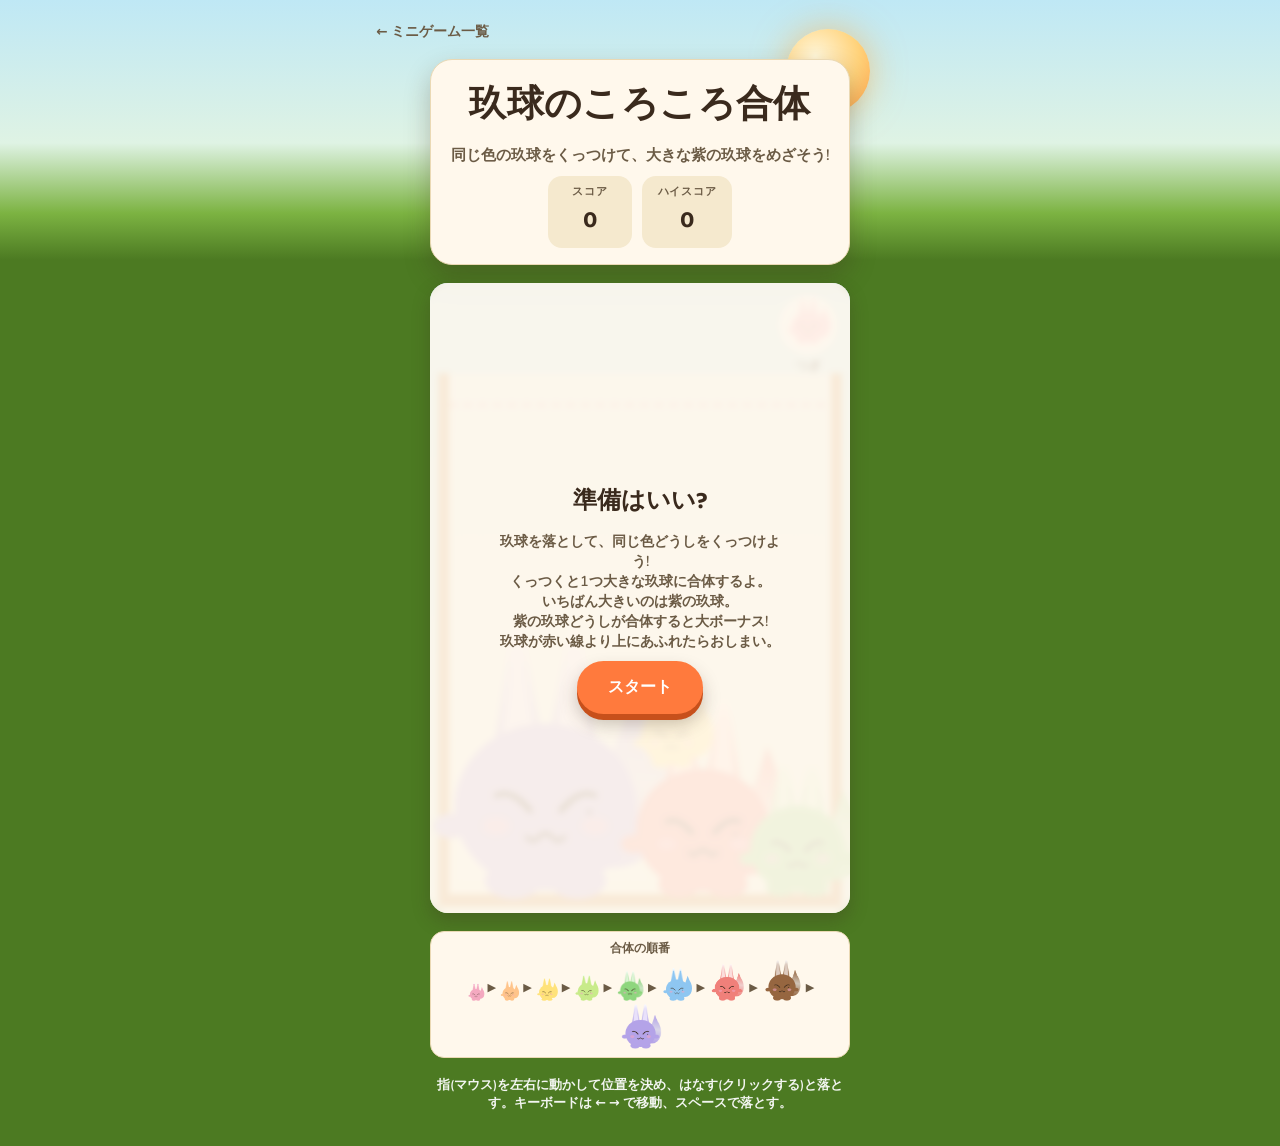
<file: games/merge.html>
<!DOCTYPE html>
<html lang="ja">
<head>
<meta charset="UTF-8">
<meta name="viewport" content="width=device-width, initial-scale=1, maximum-scale=1, viewport-fit=cover">
<title>玖球のころころ合体</title>
<link rel="stylesheet" href="https://fonts.googleapis.com/css2?family=Baloo+2:wght@500;700;800&family=Nunito:wght@400;600;700;800&display=swap">
<link rel="stylesheet" href="../style.css">
<style>
  .merge-wrap { position: relative; width: 100%; max-width: 420px; }

  .merge-canvas {
    position: relative; z-index: 1;
    display: block;
    width: 100%; height: auto;
    aspect-ratio: 400 / 600;
    border-radius: 18px;
    box-shadow: 0 8px 18px var(--shadow);
    touch-action: none;
    user-select: none;
    -webkit-user-select: none;
    cursor: pointer;
  }

  .chain {
    position: relative; z-index: 1;
    display: flex; align-items: flex-end; justify-content: center; flex-wrap: wrap; gap: 2px;
    width: 100%; max-width: 420px;
    background: var(--card-bg);
    border: 1px solid var(--card-border);
    border-radius: 14px;
    padding: 8px 10px;
    box-sizing: border-box;
  }
  .chain-label { width: 100%; text-align: center; font-size: .75rem; font-weight: 800; color: var(--ink-soft); }
  .chain img { display: block; height: auto; }
  .chain-arrow { font-size: .7rem; color: var(--ink-soft); padding-bottom: 6px; }
</style>
</head>
<body>

<div class="scene">
  <div class="sky-deco" aria-hidden="true">
    <div class="orb"></div>
    <div class="stars"></div>
  </div>

  <a class="back-link" href="../index.html">← ミニゲーム一覧</a>

  <header class="hud">
    <h1>玖球のころころ合体</h1>
    <p class="tagline">同じ色の玖球をくっつけて、大きな紫の玖球をめざそう!</p>
    <div class="stats">
      <div class="stat"><span class="stat-label">スコア</span><span class="stat-value" id="score">0</span></div>
      <div class="stat"><span class="stat-label">ハイスコア</span><span class="stat-value" id="highScore">0</span></div>
    </div>
  </header>

  <div class="merge-wrap">
    <canvas class="merge-canvas" id="canvas" aria-label="玖球のころころ合体のゲーム画面"></canvas>
    <div class="overlay" id="overlay">
      <div class="overlay-card">
        <h2 id="overlayTitle">準備はいい?</h2>
        <p id="overlayMsg">玖球を落として、同じ色どうしをくっつけよう!<br>くっつくと1つ大きな玖球に合体するよ。<br>いちばん大きいのは紫の玖球。<br>紫の玖球どうしが合体すると大ボーナス!<br>玖球が赤い線より上にあふれたらおしまい。</p>
        <button class="btn" id="actionBtn">スタート</button>
      </div>
    </div>
  </div>

  <div class="chain" id="chain" aria-label="合体の順番"></div>

  <p class="hint">指(マウス)を左右に動かして位置を決め、はなす(クリックする)と落とす。キーボードは ← → で移動、スペースで落とす。</p>
</div>

<script src="mole-icon.js"></script>
<script>
(function () {
  'use strict';

  var HIGH_KEY = 'kyutama-merge-highscore';
  // 画面はこの論理サイズで描き、表示サイズに合わせて拡大縮小する
  var W = 400, H = 600;
  var LEFT = 18, RIGHT = W - 18, FLOOR = H - 18;
  var DROP_Y = 72;
  var DANGER_Y = 116;
  // 赤い線より上にこの秒数いつづけたらゲームオーバー
  var DANGER_TIME = 2;
  var GRAVITY = 1400;
  var SUBSTEPS = 8;
  var DROP_COOLDOWN = 0.55;
  // 落とす玖球は小さいほうから DROP_TIERS 種類だけ
  var DROP_TIERS = 5;
  var FINAL_BONUS = 100;
  var KEY_SPEED = 320;

  // 小さい順。いちばん最後(いちばん大きい)は紫の玖球。png があるものは画像、ないものは色違いのSVG
  var TIERS = [
    { r: 15, color: '#F4A9C0', name: 'ピンク' },
    { r: 21, color: '#FFC48A', name: 'オレンジ' },
    { r: 28, color: '#FFE27A', name: 'きいろ' },
    { r: 35, color: '#C8EB8A', name: 'きみどり' },
    { r: 43, png: 'green', name: 'みどり' },
    { r: 52, color: '#8EC6F1', name: 'みずいろ' },
    { r: 61, png: 'red', name: 'あか' },
    { r: 71, png: 'brown', name: 'ちゃいろ' },
    { r: 83, png: '', name: 'むらさき' }
  ];
  // 合体してできた段階ごとの得点
  var POINTS = [0, 3, 6, 10, 15, 21, 28, 36, 45];

  // 画像(156×148 の座標系)のうち、体の中心と半径。当たり判定の円をここに合わせて絵を置く
  var BODY_CX = 78 / 156, BODY_CY = 98 / 148, BODY_R = 46 / 156;

  var canvas = document.getElementById('canvas');
  var ctx = canvas.getContext('2d');
  var scoreEl = document.getElementById('score');
  var highScoreEl = document.getElementById('highScore');
  var overlay = document.getElementById('overlay');
  var overlayTitle = document.getElementById('overlayTitle');
  var overlayMsg = document.getElementById('overlayMsg');
  var actionBtn = document.getElementById('actionBtn');
  var chainEl = document.getElementById('chain');

  var state = { playing: false, score: 0, highScore: 0, time: 0, cooldown: 0, danger: 0, over: false };
  // 玖球は { tier, x, y, vx, vy, ang, age, pop }
  var balls = [];
  var popups = [];
  var sparks = [];
  var aimX = W / 2;
  var current = 0, next = 0;
  var keys = { left: false, right: false };
  var rafId = null;
  var lastTs = 0;
  var audioCtx = null;
  var colors = {};

  function svgUrl(i, color) {
    // <img> の中のSVGでは CSS 変数が使えないので、線の色を直接書きこむ
    var svg = moleSvgMarkup('merge' + i, color)
      .replace('<svg ', '<svg xmlns="http://www.w3.org/2000/svg" width="624" height="592" ')
      .replace(/var\(--ink\)/g, '#3A2A1D');
    return 'data:image/svg+xml;charset=utf-8,' + encodeURIComponent(svg);
  }

  TIERS.forEach(function (t, i) {
    var img = new Image();
    if (t.png !== undefined) {
      img.src = new URL(t.png ? 'mole-' + t.png + '.png' : 'mole.png', MOLE_PNG_BASE).href;
    } else {
      img.src = svgUrl(i, t.color);
    }
    img.addEventListener('load', function () { if (!state.playing) render(); });
    t.img = img;
  });

  function buildChain() {
    var html = '<span class="chain-label">合体の順番</span>';
    TIERS.forEach(function (t, i) {
      if (i) html += '<span class="chain-arrow">▶</span>';
      var w = Math.round(14 + t.r * 0.42);
      html += '<img src="' + t.img.src + '" width="' + w + '" height="' + Math.round(w * 592 / 624) + '" alt="' + t.name + 'の玖球" draggable="false">';
    });
    chainEl.innerHTML = html;
  }

  function loadHigh() {
    try {
      var v = parseInt(localStorage.getItem(HIGH_KEY), 10);
      return isNaN(v) ? 0 : v;
    } catch (e) { return 0; }
  }
  function saveHigh(v) {
    try { localStorage.setItem(HIGH_KEY, String(v)); } catch (e) {}
  }

  function readColors() {
    var cs = getComputedStyle(document.documentElement);
    ['sky-top', 'sky-mid', 'ink', 'accent', 'card-bg', 'card-border'].forEach(function (name) {
      colors[name] = cs.getPropertyValue('--' + name).trim();
    });
  }

  function setupCanvas() {
    var dpr = Math.min(window.devicePixelRatio || 1, 3);
    canvas.width = W * dpr;
    canvas.height = H * dpr;
    ctx.setTransform(dpr, 0, 0, dpr, 0, 0);
  }

  function ensureAudio() {
    if (!audioCtx) {
      try { audioCtx = new (window.AudioContext || window.webkitAudioContext)(); } catch (e) {}
    } else if (audioCtx.state === 'suspended') {
      try { audioCtx.resume(); } catch (e) {}
    }
  }

  function playTone(type, from, to, dur, vol) {
    if (!audioCtx) return;
    try {
      var t = audioCtx.currentTime;
      var osc = audioCtx.createOscillator();
      var gain = audioCtx.createGain();
      osc.type = type;
      osc.frequency.setValueAtTime(from, t);
      osc.frequency.exponentialRampToValueAtTime(to, t + dur);
      gain.gain.setValueAtTime(vol, t);
      gain.gain.exponentialRampToValueAtTime(0.001, t + dur);
      osc.connect(gain).connect(audioCtx.destination);
      osc.start(t);
      osc.stop(t + dur + 0.02);
    } catch (e) {}
  }

  function randomDropTier() { return Math.floor(Math.random() * DROP_TIERS); }

  function clampAim(x, tier) {
    var r = TIERS[tier].r;
    return Math.max(LEFT + r, Math.min(RIGHT - r, x));
  }

  function popup(text, x, y, color, big) {
    popups.push({ text: text, x: x, y: y, color: color, t: 0, big: !!big });
  }

  function burst(x, y, color, n) {
    for (var i = 0; i < n; i++) {
      var a = Math.random() * Math.PI * 2, s = 80 + Math.random() * 160;
      sparks.push({ x: x, y: y, vx: Math.cos(a) * s, vy: Math.sin(a) * s, t: 0, color: color });
    }
  }

  function drop() {
    if (!state.playing || state.over || state.cooldown > 0) return;
    ensureAudio();
    var x = clampAim(aimX, current);
    balls.push({ tier: current, x: x, y: DROP_Y, vx: 0, vy: 0, ang: 0, age: 0, pop: 0 });
    current = next;
    next = randomDropTier();
    state.cooldown = DROP_COOLDOWN;
    playTone('sine', 520, 340, 0.1, 0.07);
  }

  function merge(a, b) {
    var x = (a.x + b.x) / 2, y = (a.y + b.y) / 2;
    balls.splice(balls.indexOf(a), 1);
    balls.splice(balls.indexOf(b), 1);
    if (a.tier === TIERS.length - 1) {
      // 紫の玖球どうしは合体するとお祝いして消える
      state.score += FINAL_BONUS;
      popup('だいせいこう! +' + FINAL_BONUS, x, y - 40, colors.accent, true);
      burst(x, y, '#B4A3E8', 40);
      burst(x, y, '#FF6FA8', 20);
      playTone('sine', 660, 1320, 0.5, 0.14);
      playTone('triangle', 880, 1760, 0.6, 0.1);
      return;
    }
    var tier = a.tier + 1;
    balls.push({
      tier: tier, x: x, y: y, vx: (a.vx + b.vx) / 2, vy: (a.vy + b.vy) / 2 - 60,
      ang: 0, age: 1, pop: 1
    });
    state.score += POINTS[tier];
    popup('+' + POINTS[tier], x, y - TIERS[tier].r, colors.ink);
    burst(x, y, '#FFFFFF', 8 + tier * 2);
    if (tier === TIERS.length - 1) {
      popup('紫の玖球!', x, y - TIERS[tier].r - 26, '#8C76C9', true);
    }
    playTone('sine', 300 + tier * 90, 500 + tier * 120, 0.16, 0.1);
  }

  function step(dt) {
    var i, j, a, b;
    for (i = 0; i < balls.length; i++) {
      a = balls[i];
      a.vy += GRAVITY * dt;
      a.x += a.vx * dt;
      a.y += a.vy * dt;
    }
    // 位置をずらして重なりを解き、ぶつかる向きの速さを弱める
    for (i = 0; i < balls.length; i++) {
      a = balls[i];
      var ra = TIERS[a.tier].r;
      for (j = i + 1; j < balls.length; j++) {
        b = balls[j];
        var rb = TIERS[b.tier].r;
        var dx = b.x - a.x, dy = b.y - a.y;
        var min = ra + rb;
        var d2 = dx * dx + dy * dy;
        if (d2 >= min * min) continue;
        var d = Math.sqrt(d2) || 0.01;
        var nx = dx / d, ny = dy / d;
        var ma = ra * ra, mb = rb * rb;
        var over = (min - d) * 0.8;
        a.x -= nx * over * mb / (ma + mb);
        a.y -= ny * over * mb / (ma + mb);
        b.x += nx * over * ma / (ma + mb);
        b.y += ny * over * ma / (ma + mb);
        var rel = (b.vx - a.vx) * nx + (b.vy - a.vy) * ny;
        if (rel < 0) {
          var imp = -(1.15) * rel / (1 / ma + 1 / mb);
          a.vx -= imp * nx / ma; a.vy -= imp * ny / ma;
          b.vx += imp * nx / mb; b.vy += imp * ny / mb;
        }
        // こすれ合うときの摩擦
        var tx = -ny, ty = nx;
        var slide = (b.vx - a.vx) * tx + (b.vy - a.vy) * ty;
        var f = slide * 0.04;
        a.vx += tx * f * mb / (ma + mb); a.vy += ty * f * mb / (ma + mb);
        b.vx -= tx * f * ma / (ma + mb); b.vy -= ty * f * ma / (ma + mb);
      }
    }
    for (i = 0; i < balls.length; i++) {
      a = balls[i];
      var r = TIERS[a.tier].r;
      if (a.x - r < LEFT) { a.x = LEFT + r; if (a.vx < 0) a.vx *= -0.2; }
      if (a.x + r > RIGHT) { a.x = RIGHT - r; if (a.vx > 0) a.vx *= -0.2; }
      if (a.y + r > FLOOR) {
        a.y = FLOOR - r;
        if (a.vy > 0) a.vy *= -0.15;
        a.vx *= 0.985;
      }
      a.vx *= 0.9995;
      a.vy *= 0.9995;
      a.ang += a.vx * dt / r;
    }
  }

  function findMerge() {
    for (var i = 0; i < balls.length; i++) {
      var a = balls[i];
      for (var j = i + 1; j < balls.length; j++) {
        var b = balls[j];
        if (a.tier !== b.tier) continue;
        var dx = b.x - a.x, dy = b.y - a.y, min = TIERS[a.tier].r * 2 + 1.5;
        if (dx * dx + dy * dy <= min * min) {
          merge(a, b);
          return true;
        }
      }
    }
    return false;
  }

  function updateHud() {
    scoreEl.textContent = state.score;
    highScoreEl.textContent = state.highScore;
  }

  function startGame() {
    ensureAudio();
    state.score = 0;
    state.time = 0;
    state.cooldown = 0;
    state.danger = 0;
    state.over = false;
    balls = [];
    popups = [];
    sparks = [];
    current = randomDropTier();
    next = randomDropTier();
    aimX = W / 2;
    updateHud();
    overlay.hidden = true;
    state.playing = true;
    lastTs = performance.now();
    rafId = requestAnimationFrame(tick);
  }

  function endGame() {
    state.playing = false;
    cancelAnimationFrame(rafId);
    render();
    var isRecord = state.score > state.highScore;
    if (isRecord) {
      state.highScore = state.score;
      saveHigh(state.highScore);
    }
    updateHud();
    var biggest = balls.reduce(function (m, b) { return Math.max(m, b.tier); }, 0);
    overlayTitle.textContent = 'ゲームオーバー!';
    overlayMsg.innerHTML = 'いちばん大きかったのは' + TIERS[biggest].name + 'の玖球<br>スコア: <span class="result-score">' + state.score + '</span>' +
      (isRecord ? '<br><span class="new-record">🎉 ハイスコア更新!</span>' : '<br>ハイスコア: ' + state.highScore);
    actionBtn.textContent = 'もう一度あそぶ';
    overlay.hidden = false;
  }

  function tick(ts) {
    var dt = Math.min((ts - lastTs) / 1000, 0.05);
    lastTs = ts;
    state.time += dt;
    state.cooldown = Math.max(0, state.cooldown - dt);

    var dir = (keys.right ? 1 : 0) - (keys.left ? 1 : 0);
    if (dir) aimX = clampAim(aimX + dir * KEY_SPEED * dt, current);

    if (!state.over) {
      var h = dt / SUBSTEPS;
      for (var s = 0; s < SUBSTEPS; s++) {
        step(h);
        // 合体は1回ずつ処理し、できた玖球もすぐ次の合体に参加できるようにする
        while (findMerge()) {}
      }
      balls.forEach(function (b) {
        b.age += dt;
        b.pop = Math.max(0, b.pop - dt * 4);
      });

      // 落としたばかりの玖球はのぞいて、赤い線より上にはみ出している玖球があるか
      var above = balls.some(function (b) { return b.age > 1 && b.y - TIERS[b.tier].r < DANGER_Y; });
      state.danger = above ? state.danger + dt : Math.max(0, state.danger - dt * 2);
      if (state.danger >= DANGER_TIME) {
        state.over = true;
        state.overT = 0;
        playTone('sawtooth', 300, 70, 0.7, 0.15);
      }
    } else {
      state.overT += dt;
      if (state.overT > 1.2) { endGame(); return; }
    }

    sparks.forEach(function (p) {
      p.t += dt;
      p.x += p.vx * dt;
      p.y += p.vy * dt;
      p.vy += 300 * dt;
    });
    sparks = sparks.filter(function (p) { return p.t < 0.6; });
    popups.forEach(function (p) { p.t += dt; });
    popups = popups.filter(function (p) { return p.t < 1; });

    updateHud();
    render();
    rafId = requestAnimationFrame(tick);
  }

  // ---- 描画 ----

  function drawMole(tier, x, y, r, ang, alpha) {
    var img = TIERS[tier].img;
    if (!img.complete || !img.naturalWidth) return;
    var w = r / BODY_R, hh = w * 148 / 156;
    ctx.save();
    if (alpha !== undefined) ctx.globalAlpha = alpha;
    ctx.translate(x, y);
    if (ang) ctx.rotate(ang);
    ctx.drawImage(img, -w * BODY_CX, -hh * BODY_CY, w, hh);
    ctx.restore();
  }

  function drawBox() {
    var sky = ctx.createLinearGradient(0, 0, 0, H);
    sky.addColorStop(0, colors['sky-top']);
    sky.addColorStop(1, colors['sky-mid']);
    ctx.fillStyle = sky;
    ctx.fillRect(0, 0, W, H);

    // 木の箱
    ctx.fillStyle = 'rgba(255, 248, 236, .55)';
    ctx.fillRect(LEFT, DANGER_Y - 30, RIGHT - LEFT, FLOOR - DANGER_Y + 30);
    ctx.fillStyle = '#C98C48';
    ctx.fillRect(LEFT - 10, DANGER_Y - 30, 10, FLOOR - DANGER_Y + 40);
    ctx.fillRect(RIGHT, DANGER_Y - 30, 10, FLOOR - DANGER_Y + 40);
    ctx.fillRect(LEFT - 10, FLOOR, RIGHT - LEFT + 20, 12);

    // 赤い線。あふれそうなときは点滅する
    var warn = state.danger > 0;
    ctx.strokeStyle = warn && Math.floor(state.time * 8) % 2 ? '#FF2A1F' : 'rgba(232, 72, 63, .6)';
    ctx.lineWidth = warn ? 3 : 2;
    ctx.setLineDash([8, 6]);
    ctx.beginPath();
    ctx.moveTo(LEFT, DANGER_Y);
    ctx.lineTo(RIGHT, DANGER_Y);
    ctx.stroke();
    ctx.setLineDash([]);
  }

  function render() {
    if (!colors.ink) return;
    drawBox();

    // 落とす位置のガイド線と、次に落とす玖球
    if (state.playing && !state.over) {
      var x = clampAim(aimX, current);
      ctx.strokeStyle = 'rgba(58, 42, 29, .18)';
      ctx.lineWidth = 2;
      ctx.beginPath();
      ctx.moveTo(x, DROP_Y);
      ctx.lineTo(x, FLOOR);
      ctx.stroke();
      if (state.cooldown <= 0) drawMole(current, x, DROP_Y, TIERS[current].r, 0);
    }

    balls.forEach(function (b) {
      var r = TIERS[b.tier].r * (1 + Math.sin(b.pop * Math.PI) * 0.15);
      drawMole(b.tier, b.x, b.y, r, b.ang);
    });

    sparks.forEach(function (p) {
      ctx.globalAlpha = 1 - p.t / 0.6;
      ctx.fillStyle = p.color;
      ctx.beginPath();
      ctx.arc(p.x, p.y, 3, 0, Math.PI * 2);
      ctx.fill();
    });
    ctx.globalAlpha = 1;

    // つぎの玖球
    ctx.fillStyle = 'rgba(255, 255, 255, .75)';
    ctx.beginPath();
    ctx.arc(W - 40, 40, 28, 0, Math.PI * 2);
    ctx.fill();
    drawMole(next, W - 40, 42, Math.min(TIERS[next].r, 18), 0);
    ctx.fillStyle = colors.ink;
    ctx.font = '800 12px "Nunito", sans-serif';
    ctx.textAlign = 'center';
    ctx.textBaseline = 'middle';
    ctx.fillText('つぎ', W - 40, 80);

    popups.forEach(function (p) {
      ctx.globalAlpha = 1 - p.t;
      ctx.fillStyle = p.color;
      ctx.font = '800 ' + (p.big ? 24 : 16) + 'px "Baloo 2", sans-serif';
      ctx.textAlign = 'center';
      ctx.textBaseline = 'middle';
      ctx.strokeStyle = 'rgba(255, 255, 255, .85)';
      ctx.lineWidth = 4;
      ctx.strokeText(p.text, p.x, p.y - p.t * 36);
      ctx.fillText(p.text, p.x, p.y - p.t * 36);
      ctx.globalAlpha = 1;
    });
  }

  // ---- 入力 ----

  function pointerX(e) {
    var r = canvas.getBoundingClientRect();
    return (e.clientX - r.left) * W / r.width;
  }

  actionBtn.addEventListener('click', startGame);
  canvas.addEventListener('pointerdown', function (e) {
    if (!state.playing) return;
    e.preventDefault();
    try { canvas.setPointerCapture(e.pointerId); } catch (err) {}
    aimX = pointerX(e);
  });
  canvas.addEventListener('pointermove', function (e) {
    if (!state.playing) return;
    // マウスはボタンを押していなくても位置を追い、指は触れているあいだだけ追う
    if (e.pointerType === 'mouse' || e.buttons) aimX = pointerX(e);
  });
  canvas.addEventListener('pointerup', function (e) {
    if (!state.playing) return;
    aimX = pointerX(e);
    drop();
  });
  canvas.addEventListener('contextmenu', function (e) { e.preventDefault(); });

  function setKey(e, down) {
    var k = e.code;
    if (k === 'ArrowLeft' || k === 'KeyA') keys.left = down;
    else if (k === 'ArrowRight' || k === 'KeyD') keys.right = down;
    else if (k === 'Space') { if (down && !e.repeat) drop(); }
    else return;
    if (state.playing) e.preventDefault();
  }
  window.addEventListener('keydown', function (e) { setKey(e, true); });
  window.addEventListener('keyup', function (e) { setKey(e, false); });
  window.addEventListener('blur', function () { keys.left = keys.right = false; });

  try {
    window.matchMedia('(prefers-color-scheme: dark)').addEventListener('change', function () {
      readColors();
      render();
    });
  } catch (e) {}

  function boot(data) {
    state.highScore = (data && typeof data.highScore === 'number') ? data.highScore : loadHigh();
    readColors();
    setupCanvas();
    buildChain();
    updateHud();
    // スタート前の画面には、いくつか玖球を並べておく
    balls = [
      { tier: 8, x: 110, y: FLOOR - 83, vx: 0, vy: 0, ang: 0, age: 0, pop: 0 },
      { tier: 6, x: 260, y: FLOOR - 61, vx: 0, vy: 0, ang: 0, age: 0, pop: 0 },
      { tier: 4, x: 350, y: FLOOR - 43, vx: 0, vy: 0, ang: 0, age: 0, pop: 0 },
      { tier: 2, x: 230, y: FLOOR - 122 - 28, vx: 0, vy: 0, ang: 0, age: 0, pop: 0 }
    ];
    next = 0;
    render();
  }

  try {
    if (window.claude && window.claude.hot && window.claude.hot.snapshot) {
      window.claude.hot.snapshot(function () { return { highScore: state.highScore }; });
    }
    if (window.claude && window.claude.hot && window.claude.hot.ready) {
      window.claude.hot.ready(boot);
    } else {
      boot(window.claude && window.claude.hot ? window.claude.hot.data : null);
    }
  } catch (e) {
    boot(null);
  }
})();
</script>
</body>
</html>
</file>
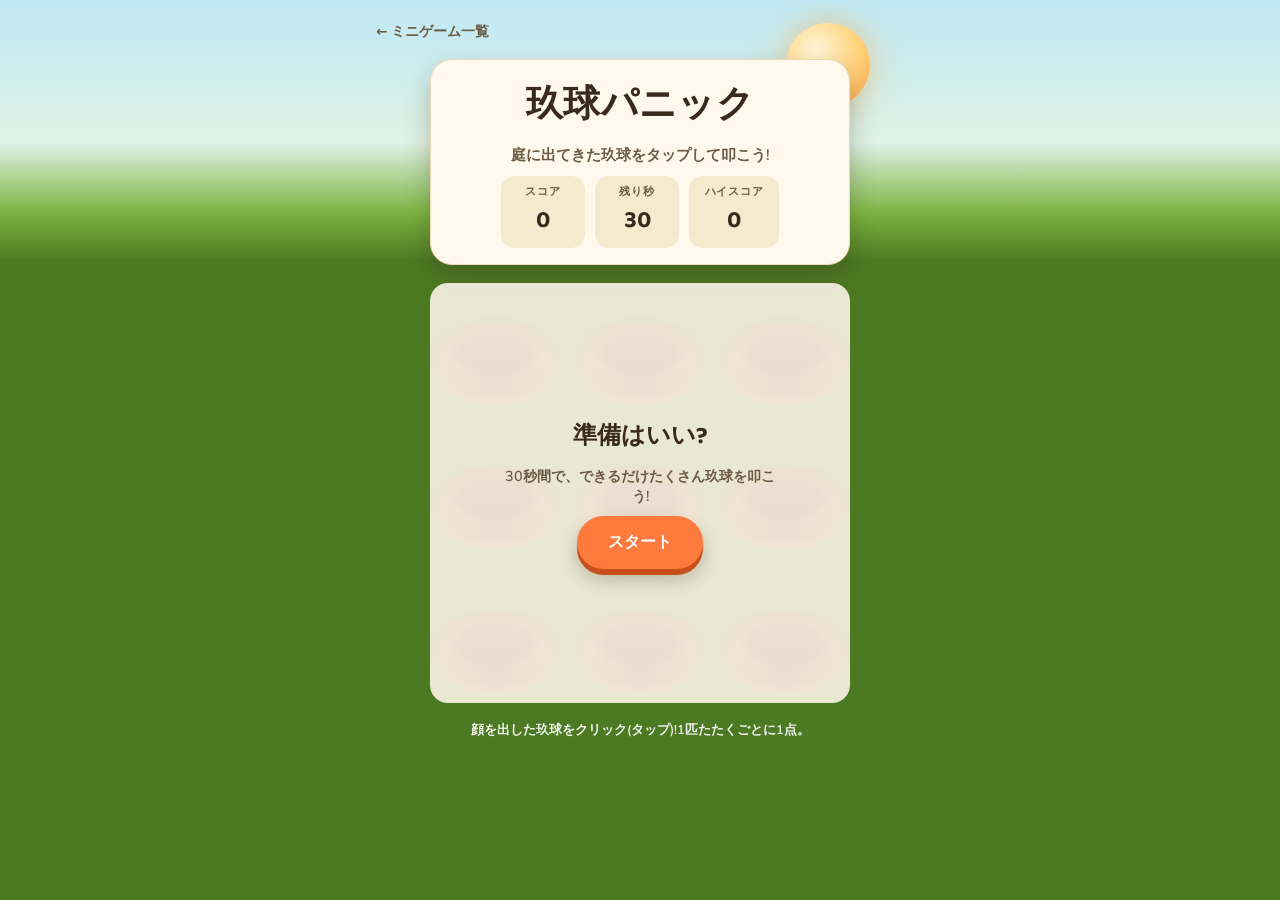
<file: games/mole.html>
<!DOCTYPE html>
<html lang="ja">
<head>
<meta charset="UTF-8">
<meta name="viewport" content="width=device-width, initial-scale=1, maximum-scale=1, viewport-fit=cover">
<title>玖球パニック</title>
<link rel="manifest" href="mole.webmanifest">
<meta name="theme-color" content="#BFE8F5">
<link rel="apple-touch-icon" href="icons/mole-apple-touch.png">
<meta name="mobile-web-app-capable" content="yes">
<meta name="apple-mobile-web-app-capable" content="yes">
<meta name="apple-mobile-web-app-title" content="狐球来打">
<meta name="apple-mobile-web-app-status-bar-style" content="default">
<link rel="stylesheet" href="https://fonts.googleapis.com/css2?family=Baloo+2:wght@500;700;800&family=Nunito:wght@400;600;700;800&display=swap">
<link rel="stylesheet" href="../style.css">
<style>
  .field-wrap { position: relative; width: 100%; max-width: 420px; }

  .field {
    position: relative; z-index: 1;
    width: 100%; aspect-ratio: 1;
    display: grid;
    grid-template-columns: repeat(3, 1fr);
    grid-template-rows: repeat(3, 1fr);
    gap: clamp(8px, 3vw, 16px);
    background: var(--grass-deep);
    border-radius: 18px;
  }

  .hole { position: relative; }

  /* 穴は上2/3(奥)と下1/3(手前)の2枚の画像。奥の画像 → 玖球 → 手前の画像の順に重ねる。
     境目は穴の上端から2/3の位置(マスの上端から70.33%)。 */
  .hole-top, .hole-bottom {
    position: absolute; left: 50%;
    transform: translateX(-50%);
    width: 96%; height: auto;
    display: block;
    pointer-events: none;
  }
  .hole-top { bottom: 29.67%; z-index: 1; }
  .hole-bottom { top: 70.33%; z-index: 3; }

  /* 下端を手前の画像に隠れる位置で切り、沈んだ玖球が見えないようにする */
  .peek {
    position: absolute; left: 50%; bottom: 17%;
    transform: translateX(-50%);
    width: 60%; height: 75%;
    overflow: hidden;
    z-index: 2;
  }

  .mole-btn {
    all: unset;
    display: block;
    position: absolute; left: 0; bottom: 9%; width: 100%;
    cursor: pointer;
    transform: translateY(165%);
    transition: transform .16s cubic-bezier(.34, 1.56, .64, 1);
    filter: drop-shadow(0 4px 3px var(--shadow));
  }
  .mole-btn:focus-visible { outline: 3px solid var(--accent); outline-offset: 2px; border-radius: 50%; }

  .hole.up .mole-btn { transform: translateY(0%); }
  .hole.whacked .mole-btn { transform: translateY(14%) scaleY(.86); }

  .mole-svg { width: 100%; height: auto; display: block; }

  /* 叩かずに潜ったら緑、叩いたら赤。次に出てくるまでその色のまま */
  .mole-look-missed, .mole-look-hit { display: none; }
  .hole.missed .mole-look-normal, .hole.hit .mole-look-normal { display: none; }
  .hole.missed .mole-look-missed, .hole.hit .mole-look-hit { display: block; }

  .score-pop {
    position: absolute; left: 50%; top: 6%;
    transform: translate(-50%, 0);
    font-family: var(--font-display); font-weight: 800;
    font-size: 1.3rem; color: var(--accent);
    text-shadow: 0 2px 0 rgba(0,0,0,.18);
    pointer-events: none; z-index: 6;
    animation: floatUp .7s ease-out forwards;
  }
  @keyframes floatUp {
    from { opacity: 1; transform: translate(-50%, 0); }
    to { opacity: 0; transform: translate(-50%, -34px); }
  }

  /* ホーム画面から起動したときは一覧ページがPWAの範囲外になるので、戻るリンクを隠す */
  @media (display-mode: standalone) {
    .back-link { display: none; }
  }

  @media (prefers-reduced-motion: reduce) {
    .mole-btn, .score-pop { transition-duration: .01ms !important; animation-duration: .01ms !important; }
  }
</style>
</head>
<body>

<div class="scene">
  <div class="sky-deco" aria-hidden="true">
    <div class="orb"></div>
    <div class="stars"></div>
  </div>

  <a class="back-link" href="../index.html">← ミニゲーム一覧</a>

  <header class="hud">
    <h1>玖球パニック</h1>
    <p class="tagline">庭に出てきた玖球をタップして叩こう!</p>
    <div class="stats">
      <div class="stat"><span class="stat-label">スコア</span><span class="stat-value" id="score">0</span></div>
      <div class="stat"><span class="stat-label">残り秒</span><span class="stat-value" id="timeLeft">30</span></div>
      <div class="stat"><span class="stat-label">ハイスコア</span><span class="stat-value" id="highScore">0</span></div>
    </div>
  </header>

  <div class="field-wrap">
    <div class="field" id="field"></div>
    <div class="overlay" id="overlay">
      <div class="overlay-card">
        <h2 id="overlayTitle">準備はいい?</h2>
        <p id="overlayMsg">30秒間で、できるだけたくさん玖球を叩こう!</p>
        <button class="btn" id="actionBtn">スタート</button>
      </div>
    </div>
  </div>

  <p class="hint">顔を出した玖球をクリック(タップ)!1匹たたくごとに1点。</p>
</div>

<script src="mole-icon.js"></script>
<script>
(function () {
  'use strict';

  var HOLE_COUNT = 9;
  var GAME_DURATION = 30;

  var field = document.getElementById('field');
  var scoreEl = document.getElementById('score');
  var timeEl = document.getElementById('timeLeft');
  var highScoreEl = document.getElementById('highScore');
  var overlay = document.getElementById('overlay');
  var overlayTitle = document.getElementById('overlayTitle');
  var overlayMsg = document.getElementById('overlayMsg');
  var actionBtn = document.getElementById('actionBtn');

  var state = { playing: false, score: 0, timeLeft: GAME_DURATION, highScore: 0 };
  var holes = [];
  var spawnTimer = null;
  var countdownTimer = null;
  var audioCtx = null;

  function lerp(a, b, t) { return a + (b - a) * Math.max(0, Math.min(1, t)); }

  function loadHighScore() {
    try {
      var v = parseInt(localStorage.getItem('mogura-panic-highscore'), 10);
      return isNaN(v) ? 0 : v;
    } catch (e) { return 0; }
  }
  function saveHighScore(v) {
    try { localStorage.setItem('mogura-panic-highscore', String(v)); } catch (e) {}
  }

  function buildHoles() {
    for (var i = 0; i < HOLE_COUNT; i++) {
      var hole = document.createElement('div');
      hole.className = 'hole';
      hole.innerHTML =
        '<img class="hole-top" src="hole-top.png" width="500" height="216" alt="" draggable="false">' +
        '<div class="peek"><button type="button" class="mole-btn" aria-label="玖球をたたく">' + moleImgMarkup(null, 'mole-look-normal') + moleImgMarkup('green', 'mole-look-missed') + moleImgMarkup('red', 'mole-look-hit') + '</button></div>' +
        '<img class="hole-bottom" src="hole-bottom.png" width="500" height="120" alt="" draggable="false">';
      field.appendChild(hole);
      var btn = hole.querySelector('.mole-btn');
      btn.addEventListener('click', function (h) {
        return function () { whack(h); };
      }(hole));
      holes.push(hole);
    }
  }

  function ensureAudio() {
    if (!audioCtx) {
      try { audioCtx = new (window.AudioContext || window.webkitAudioContext)(); } catch (e) {}
    } else if (audioCtx.state === 'suspended') {
      try { audioCtx.resume(); } catch (e) {}
    }
  }

  function playPop() {
    if (!audioCtx) return;
    try {
      var t = audioCtx.currentTime;
      var osc = audioCtx.createOscillator();
      var gain = audioCtx.createGain();
      osc.type = 'sine';
      osc.frequency.setValueAtTime(520, t);
      osc.frequency.exponentialRampToValueAtTime(260, t + 0.12);
      gain.gain.setValueAtTime(0.16, t);
      gain.gain.exponentialRampToValueAtTime(0.001, t + 0.15);
      osc.connect(gain).connect(audioCtx.destination);
      osc.start(t);
      osc.stop(t + 0.16);
    } catch (e) {}
  }

  function progress() {
    return (GAME_DURATION - state.timeLeft) / GAME_DURATION;
  }

  function showMole(hole) {
    hole.dataset.up = '1';
    hole.classList.remove('missed', 'hit');
    hole.classList.add('up');
    var upTime = lerp(1150, 600, progress()) + Math.random() * 250;
    hole._hideTimer = setTimeout(function () { missMole(hole); }, upTime);
  }

  function hideMole(hole) {
    hole.classList.remove('up', 'whacked');
    delete hole.dataset.up;
    if (hole._hideTimer) { clearTimeout(hole._hideTimer); hole._hideTimer = null; }
  }

  // 叩かれずに時間切れで潜るとき
  function missMole(hole) {
    hole.classList.add('missed');
    hideMole(hole);
  }

  function spawnLoop() {
    if (!state.playing) return;
    var free = holes.filter(function (h) { return !h.dataset.up; });
    if (free.length) {
      showMole(free[Math.floor(Math.random() * free.length)]);
    }
    var delay = lerp(820, 360, progress()) + Math.random() * 260;
    spawnTimer = setTimeout(spawnLoop, delay);
  }

  function floatScore(hole, points) {
    var el = document.createElement('span');
    el.className = 'score-pop';
    el.textContent = '+' + points;
    hole.appendChild(el);
    el.addEventListener('animationend', function () { el.remove(); });
  }

  function whack(hole) {
    if (!state.playing) return;
    if (hole.dataset.up !== '1') return;
    var points = 1;
    state.score += points;
    scoreEl.textContent = state.score;
    floatScore(hole, points);
    playPop();
    hole.classList.add('whacked', 'hit');
    setTimeout(function () { hideMole(hole); }, 90);
  }

  function updateHud() {
    scoreEl.textContent = state.score;
    timeEl.textContent = state.timeLeft;
    highScoreEl.textContent = state.highScore;
  }

  function startGame() {
    ensureAudio();
    state.playing = true;
    state.score = 0;
    state.timeLeft = GAME_DURATION;
    updateHud();
    overlay.hidden = true;
    holes.forEach(hideMole);
    spawnTimer = setTimeout(spawnLoop, 400);
    countdownTimer = setInterval(function () {
      state.timeLeft -= 1;
      timeEl.textContent = state.timeLeft;
      if (state.timeLeft <= 0) endGame();
    }, 1000);
  }

  function endGame() {
    state.playing = false;
    clearTimeout(spawnTimer);
    clearInterval(countdownTimer);
    holes.forEach(hideMole);

    var isRecord = state.score > state.highScore;
    if (isRecord) {
      state.highScore = state.score;
      saveHighScore(state.highScore);
      highScoreEl.textContent = state.highScore;
    }

    overlayTitle.textContent = 'タイムアップ!';
    overlayMsg.innerHTML = 'スコア: <span class="result-score">' + state.score + '</span>' +
      (isRecord ? '<br><span class="new-record">🎉 ハイスコア更新!</span>' : '');
    actionBtn.textContent = 'もう一度あそぶ';
    overlay.hidden = false;
  }

  actionBtn.addEventListener('click', startGame);

  function boot(data) {
    state.highScore = (data && typeof data.highScore === 'number') ? data.highScore : loadHighScore();
    buildHoles();
    updateHud();
  }

  try {
    if (window.claude && window.claude.hot && window.claude.hot.snapshot) {
      window.claude.hot.snapshot(function () { return { highScore: state.highScore }; });
    }
    if (window.claude && window.claude.hot && window.claude.hot.ready) {
      window.claude.hot.ready(boot);
    } else {
      boot(window.claude && window.claude.hot ? window.claude.hot.data : null);
    }
  } catch (e) {
    boot(null);
  }

  if ('serviceWorker' in navigator && location.protocol !== 'file:') {
    window.addEventListener('load', function () {
      navigator.serviceWorker.register('mole-sw.js', { scope: 'mole' }).catch(function () {});
    });
  }
})();
</script>
</body>
</html>
</file>
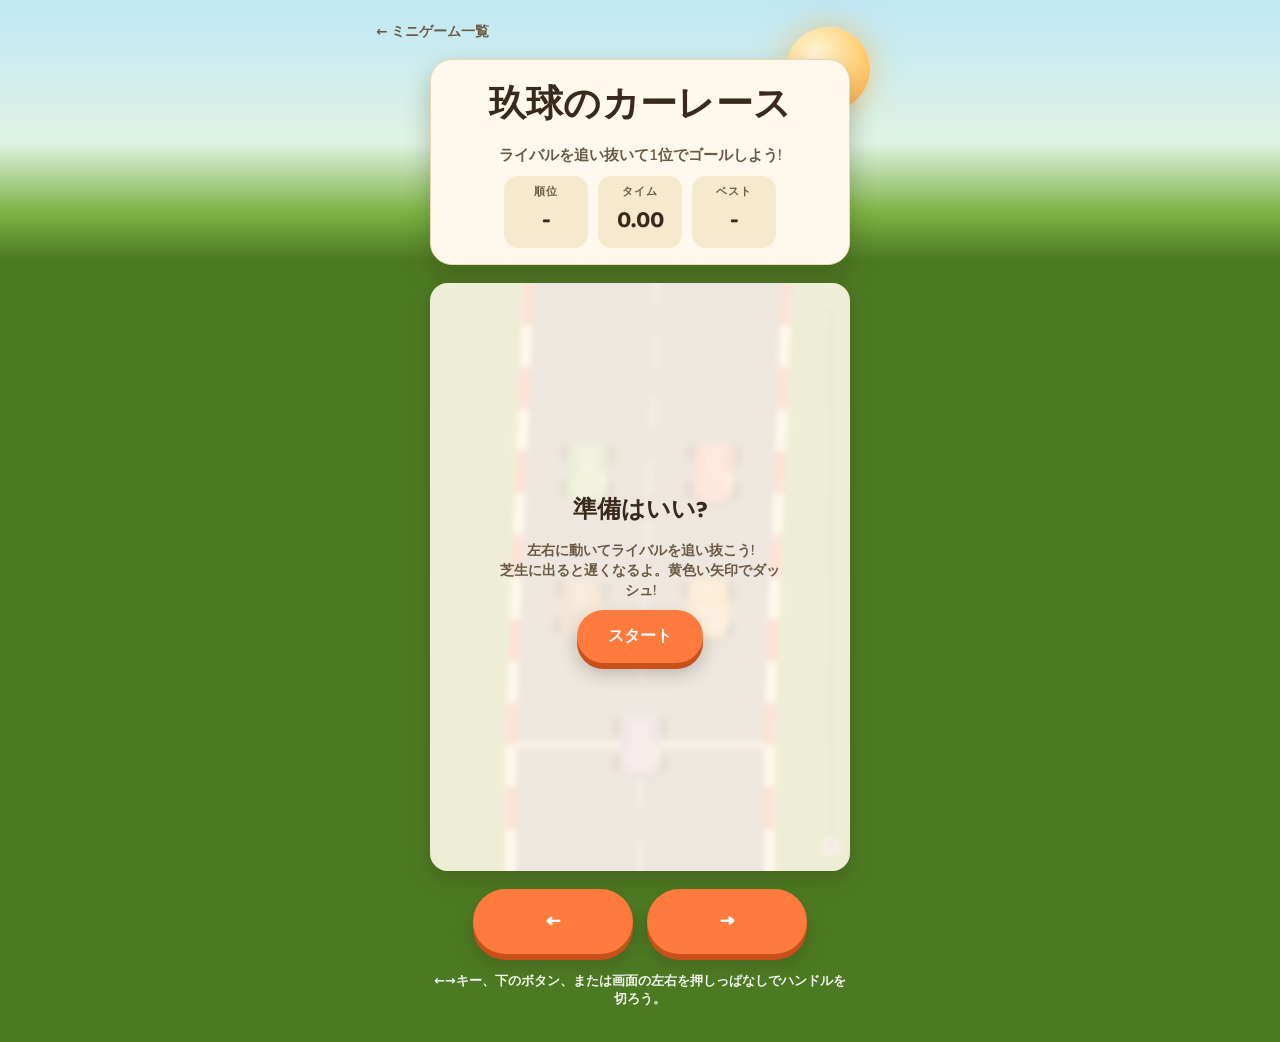
<file: games/race.html>
<!DOCTYPE html>
<html lang="ja">
<head>
<meta charset="UTF-8">
<meta name="viewport" content="width=device-width, initial-scale=1, maximum-scale=1, viewport-fit=cover">
<title>玖球のカーレース</title>
<link rel="stylesheet" href="https://fonts.googleapis.com/css2?family=Baloo+2:wght@500;700;800&family=Nunito:wght@400;600;700;800&display=swap">
<link rel="stylesheet" href="../style.css">
<style>
  .race-wrap { position: relative; width: 100%; max-width: 420px; }

  .race-canvas {
    position: relative; z-index: 1;
    display: block;
    width: 100%; height: auto;
    aspect-ratio: 400 / 560;
    border-radius: 18px;
    box-shadow: 0 8px 18px var(--shadow);
    touch-action: none;
    user-select: none;
    -webkit-user-select: none;
  }

  .race-controls {
    position: relative; z-index: 1;
    display: flex; gap: 14px; justify-content: center;
    width: 100%; max-width: 420px;
  }
  .race-controls .btn {
    flex: 1; max-width: 160px;
    font-size: 1.3rem;
    touch-action: none;
    user-select: none;
    -webkit-user-select: none;
  }
</style>
</head>
<body>

<div class="scene">
  <div class="sky-deco" aria-hidden="true">
    <div class="orb"></div>
    <div class="stars"></div>
  </div>

  <a class="back-link" href="../index.html">← ミニゲーム一覧</a>

  <header class="hud">
    <h1>玖球のカーレース</h1>
    <p class="tagline">ライバルを追い抜いて1位でゴールしよう!</p>
    <div class="stats">
      <div class="stat"><span class="stat-label">順位</span><span class="stat-value" id="rank">-</span></div>
      <div class="stat"><span class="stat-label">タイム</span><span class="stat-value" id="time">0.00</span></div>
      <div class="stat"><span class="stat-label">ベスト</span><span class="stat-value" id="best">-</span></div>
    </div>
  </header>

  <div class="race-wrap">
    <canvas class="race-canvas" id="canvas" aria-label="カーレースのゲーム画面"></canvas>
    <div class="overlay" id="overlay">
      <div class="overlay-card">
        <h2 id="overlayTitle">準備はいい?</h2>
        <p id="overlayMsg">左右に動いてライバルを追い抜こう!<br>芝生に出ると遅くなるよ。黄色い矢印でダッシュ!</p>
        <button class="btn" id="actionBtn">スタート</button>
      </div>
    </div>
  </div>

  <div class="race-controls">
    <button class="btn" id="leftBtn" type="button" aria-label="左に曲がる">←</button>
    <button class="btn" id="rightBtn" type="button" aria-label="右に曲がる">→</button>
  </div>

  <p class="hint">←→キー、下のボタン、または画面の左右を押しっぱなしでハンドルを切ろう。</p>
</div>

<script src="mole-icon.js"></script>
<script>
(function () {
  'use strict';

  var BEST_KEY = 'kyutama-race-besttime';
  // 画面はこの論理サイズで描き、表示サイズに合わせて拡大縮小する
  var W = 400, H = 560;
  var PLAYER_Y = H - 120;
  var ROAD_HALF = 118;
  var RACE_LEN = 14000;
  var MAX_SPEED = 400;
  var BOOST_SPEED = 560;
  var BOOST_TIME = 1.1;
  var OFFROAD_SPEED = 150;
  var ACCEL = 170;
  var STEER_SPEED = 250;
  var CAR_W = 38, CAR_L = 56;
  var COUNTDOWN = 3;
  var MOLE_ASPECT = 592 / 624;

  var canvas = document.getElementById('canvas');
  var ctx = canvas.getContext('2d');
  var rankEl = document.getElementById('rank');
  var timeEl = document.getElementById('time');
  var bestEl = document.getElementById('best');
  var overlay = document.getElementById('overlay');
  var overlayTitle = document.getElementById('overlayTitle');
  var overlayMsg = document.getElementById('overlayMsg');
  var actionBtn = document.getElementById('actionBtn');
  var leftBtn = document.getElementById('leftBtn');
  var rightBtn = document.getElementById('rightBtn');

  // 主人公は紫の玖球。ライバルは色違いの玖球と豹球
  var RACERS = [
    { file: 'mole.png',       body: '#8C76C9' },
    { file: 'mole-green.png', body: '#5DAA4E' },
    { file: 'mole-red.png',   body: '#D9534F' },
    { file: 'mole-brown.png', body: '#A0714A' },
    { file: 'leopard.png',    body: '#E0A43A' }
  ];
  RACERS.forEach(function (r) { r.img = loadImage(r.file); });

  var state = { playing: false, phase: 'idle', countdown: 0, time: 0, best: 0, rank: 0 };
  var player = null;
  var rivals = [];
  var boosts = [];
  var input = { left: false, right: false, pointer: 0 };
  var rafId = null;
  var lastTs = 0;
  var audioCtx = null;
  var colors = {};

  function loadImage(file) {
    var img = new Image();
    img.src = new URL(file, MOLE_PNG_BASE).href;
    img.addEventListener('load', function () { if (!state.playing) render(); });
    return img;
  }

  function loadBest() {
    try {
      var v = parseInt(localStorage.getItem(BEST_KEY), 10);
      return isNaN(v) ? 0 : v;
    } catch (e) { return 0; }
  }
  function saveBest(v) {
    try { localStorage.setItem(BEST_KEY, String(v)); } catch (e) {}
  }

  function readColors() {
    var cs = getComputedStyle(document.documentElement);
    ['grass', 'grass-deep', 'ink', 'accent'].forEach(function (name) {
      colors[name] = cs.getPropertyValue('--' + name).trim();
    });
  }

  function setupCanvas() {
    var dpr = Math.min(window.devicePixelRatio || 1, 3);
    canvas.width = W * dpr;
    canvas.height = H * dpr;
    ctx.setTransform(dpr, 0, 0, dpr, 0, 0);
  }

  function ensureAudio() {
    if (!audioCtx) {
      try { audioCtx = new (window.AudioContext || window.webkitAudioContext)(); } catch (e) {}
    } else if (audioCtx.state === 'suspended') {
      try { audioCtx.resume(); } catch (e) {}
    }
  }

  function playTone(type, from, to, dur, vol) {
    if (!audioCtx) return;
    try {
      var t = audioCtx.currentTime;
      var osc = audioCtx.createOscillator();
      var gain = audioCtx.createGain();
      osc.type = type;
      osc.frequency.setValueAtTime(from, t);
      osc.frequency.exponentialRampToValueAtTime(to, t + dur);
      gain.gain.setValueAtTime(vol, t);
      gain.gain.exponentialRampToValueAtTime(0.001, t + dur);
      osc.connect(gain).connect(audioCtx.destination);
      osc.start(t);
      osc.stop(t + dur + 0.02);
    } catch (e) {}
  }

  function formatTime(ms) { return (ms / 1000).toFixed(2); }

  // コースの中心線。s はスタートからの距離。スタート直後はまっすぐ
  function roadCenter(s) {
    var ease = Math.min(Math.max(s, 0) / 1200, 1);
    return W / 2 + ease * (55 * Math.sin(s / 700) + 30 * Math.sin(s / 310 + 1.3));
  }

  function makeCar(index, s, offset) {
    return {
      racer: RACERS[index], s: s, x: roadCenter(s) + offset, v: 0,
      offset: offset, targetOffset: offset, pace: 1, laneTimer: 0,
      boostT: 0, bumpT: 0, finishTime: 0
    };
  }

  function buildRace() {
    // 主人公は最後尾からスタート
    player = makeCar(0, 0, 0);
    rivals = [
      makeCar(1, 260, -60),
      makeCar(2, 260, 60),
      makeCar(3, 130, -60),
      makeCar(4, 130, 60)
    ];
    rivals.forEach(function (c, i) { c.pace = 0.84 + i * 0.03 + Math.random() * 0.04; });
    boosts = [];
    for (var s = 1500; s < RACE_LEN - 600; s += 900 + Math.random() * 700) {
      boosts.push({ s: s, offset: (Math.random() * 2 - 1) * (ROAD_HALF - 34) });
    }
  }

  function currentRank() {
    var ahead = rivals.filter(function (c) { return c.s > player.s; }).length;
    return ahead + 1;
  }

  function updateHud() {
    timeEl.textContent = formatTime(state.time);
    rankEl.textContent = state.rank ? state.rank + '/' + (rivals.length + 1) : '-';
    bestEl.textContent = state.best ? formatTime(state.best) : '-';
  }

  function startGame() {
    ensureAudio();
    buildRace();
    state.time = 0;
    state.rank = currentRank();
    state.phase = 'countdown';
    state.countdown = COUNTDOWN;
    state.playing = true;
    updateHud();
    overlay.hidden = true;
    playTone('square', 440, 440, 0.15, 0.08);
    lastTs = performance.now();
    rafId = requestAnimationFrame(tick);
  }

  function finishRace() {
    state.playing = false;
    state.phase = 'idle';
    cancelAnimationFrame(rafId);
    render();

    var rank = 1 + rivals.filter(function (c) { return c.finishTime > 0; }).length;
    var isRecord = rank === 1 && (!state.best || state.time < state.best);
    if (isRecord) {
      state.best = state.time;
      saveBest(state.best);
    }
    state.rank = rank;
    updateHud();

    var titles = ['優勝!', '2位!', '3位!', '4位', '5位'];
    overlayTitle.textContent = titles[rank - 1] || rank + '位';
    overlayMsg.innerHTML = 'タイム: <span class="result-score">' + formatTime(state.time) + '</span>' +
      (isRecord ? '<br><span class="new-record">🎉 ベストタイム更新!</span>'
        : rank === 1 ? '' : '<br>1位でゴールするとベストタイムが記録されるよ');
    actionBtn.textContent = 'もう一度あそぶ';
    overlay.hidden = false;
    playTone('sine', rank === 1 ? 660 : 440, rank === 1 ? 1320 : 520, 0.4, 0.15);
  }

  // ---- 走行 ----

  function steerInput() {
    var dir = (input.right ? 1 : 0) - (input.left ? 1 : 0);
    return dir !== 0 ? dir : input.pointer;
  }

  function updatePlayer(dt) {
    var c = player;
    var offroad = Math.abs(c.x - roadCenter(c.s)) > ROAD_HALF;
    var top = c.boostT > 0 ? BOOST_SPEED : offroad ? OFFROAD_SPEED : MAX_SPEED;
    if (c.v > top) c.v = Math.max(top, c.v - ACCEL * 2.5 * dt);
    else c.v = Math.min(top, c.v + ACCEL * dt);
    c.boostT = Math.max(0, c.boostT - dt);

    // 遅いときはハンドルも鈍くなる
    c.x += steerInput() * STEER_SPEED * (0.4 + 0.6 * Math.min(c.v / MAX_SPEED, 1)) * dt;
    var edge = ROAD_HALF + 60;
    var center = roadCenter(c.s);
    c.x = Math.max(center - edge, Math.min(center + edge, c.x));
    c.x = Math.max(CAR_W / 2, Math.min(W - CAR_W / 2, c.x));
    c.s += c.v * dt;

    boosts.forEach(function (b) {
      if (b.used) return;
      if (Math.abs(b.s - c.s) < 26 && Math.abs(roadCenter(b.s) + b.offset - c.x) < 30) {
        b.used = true;
        c.boostT = BOOST_TIME;
        c.v = Math.max(c.v, MAX_SPEED + 60);
        playTone('sawtooth', 300, 900, 0.3, 0.08);
      }
    });
  }

  function updateRival(c, dt) {
    // 主人公との差に合わせて速さを少し変え、最後まで競り合いになるようにする
    var gap = c.s - player.s;
    var rubber = Math.max(-0.06, Math.min(0.06, -gap / 6000));
    var top = MAX_SPEED * (c.pace + rubber);
    if (c.bumpT > 0) top *= 0.7;
    c.bumpT = Math.max(0, c.bumpT - dt);
    if (c.finishTime) top = MAX_SPEED * 0.4;
    c.v = c.v < top ? Math.min(top, c.v + ACCEL * dt) : Math.max(top, c.v - ACCEL * dt);

    c.laneTimer -= dt;
    if (c.laneTimer <= 0) {
      c.laneTimer = 1.2 + Math.random() * 2;
      c.targetOffset = (Math.random() * 2 - 1) * (ROAD_HALF - 30);
    }
    c.offset += Math.max(-1, Math.min(1, c.targetOffset - c.offset)) * 90 * dt;
    c.offset = Math.max(-ROAD_HALF + 20, Math.min(ROAD_HALF - 20, c.offset));
    c.s += c.v * dt;
    c.x = roadCenter(c.s) + c.offset;
    if (!c.finishTime && c.s >= RACE_LEN) c.finishTime = state.time;
  }

  function collide(a, b) {
    var dx = b.x - a.x, ds = b.s - a.s;
    if (Math.abs(dx) >= CAR_W || Math.abs(ds) >= CAR_L) return;
    // 横に押し合い、後ろからぶつかった方が減速する
    var push = (CAR_W - Math.abs(dx)) / 2 + 1;
    var dir = dx === 0 ? (Math.random() < 0.5 ? -1 : 1) : Math.sign(dx);
    a.x -= dir * push;
    b.x += dir * push;
    if (b !== player) b.offset += dir * push;
    if (a !== player) a.offset -= dir * push;
    var back = ds > 0 ? a : b;
    if (back === player) {
      if (player.bumpT <= 0) playTone('square', 180, 90, 0.15, 0.1);
      player.v *= 0.82;
      player.bumpT = 0.3;
    } else {
      back.v *= 0.85;
      back.bumpT = 0.6;
    }
  }

  function tick(ts) {
    var dt = Math.min((ts - lastTs) / 1000, 0.05);
    lastTs = ts;

    if (state.phase === 'countdown') {
      var shown = Math.ceil(state.countdown);
      state.countdown -= dt;
      if (state.countdown <= 0) {
        state.phase = 'race';
        playTone('square', 880, 880, 0.3, 0.1);
      } else if (Math.ceil(state.countdown) !== shown) {
        playTone('square', 440, 440, 0.15, 0.08);
      }
    } else {
      state.time += dt * 1000;
      updatePlayer(dt);
      player.bumpT = Math.max(0, player.bumpT - dt);
      rivals.forEach(function (c) { updateRival(c, dt); });
      var cars = [player].concat(rivals);
      for (var i = 0; i < cars.length; i++) {
        for (var j = i + 1; j < cars.length; j++) collide(cars[i], cars[j]);
      }
      state.rank = currentRank();
      updateHud();
      if (player.s >= RACE_LEN) {
        finishRace();
        return;
      }
    }

    render();
    rafId = requestAnimationFrame(tick);
  }

  // ---- 描画 ----

  function screenY(s) { return PLAYER_Y - (s - player.s); }

  function drawRoad() {
    ctx.fillStyle = colors.grass;
    ctx.fillRect(0, 0, W, H);

    // 芝生のしま模様で速さが伝わるようにする
    ctx.fillStyle = colors['grass-deep'];
    ctx.globalAlpha = 0.25;
    var stripe = 80;
    var first = Math.floor((player.s - (H - PLAYER_Y)) / stripe) * stripe;
    for (var gs = first; gs < player.s + PLAYER_Y + stripe; gs += stripe) {
      if ((gs / stripe) % 2 === 0) ctx.fillRect(0, screenY(gs) - stripe, W, stripe);
    }
    ctx.globalAlpha = 1;

    var step = 14;
    var sFrom = player.s - (H - PLAYER_Y) - step;
    var sTo = player.s + PLAYER_Y + step;
    var s;

    // 縁石(赤白)
    for (s = Math.floor(sFrom / 40) * 40; s < sTo; s += 40) {
      ctx.fillStyle = (s / 40) % 2 === 0 ? '#E8483F' : '#FFFFFF';
      ctx.beginPath();
      ctx.moveTo(roadCenter(s) - ROAD_HALF - 10, screenY(s));
      ctx.lineTo(roadCenter(s + 40) - ROAD_HALF - 10, screenY(s + 40));
      ctx.lineTo(roadCenter(s + 40) + ROAD_HALF + 10, screenY(s + 40));
      ctx.lineTo(roadCenter(s) + ROAD_HALF + 10, screenY(s));
      ctx.closePath();
      ctx.fill();
    }

    // 路面
    ctx.fillStyle = '#6E7380';
    ctx.beginPath();
    for (s = sFrom; s <= sTo; s += step) ctx.lineTo(roadCenter(s) - ROAD_HALF, screenY(s));
    for (s = sTo; s >= sFrom; s -= step) ctx.lineTo(roadCenter(s) + ROAD_HALF, screenY(s));
    ctx.closePath();
    ctx.fill();

    // 中央の破線
    ctx.strokeStyle = 'rgba(255, 255, 255, .6)';
    ctx.lineWidth = 4;
    for (s = Math.floor(sFrom / 60) * 60; s < sTo; s += 60) {
      ctx.beginPath();
      ctx.moveTo(roadCenter(s), screenY(s));
      ctx.lineTo(roadCenter(s + 30), screenY(s + 30));
      ctx.stroke();
    }

    drawCheckerLine(0, 'rgba(255, 255, 255, .85)');
    drawCheckerLine(RACE_LEN, null);
  }

  function drawCheckerLine(s, plain) {
    var y = screenY(s);
    if (y < -20 || y > H + 20) return;
    var left = roadCenter(s) - ROAD_HALF;
    if (plain) {
      ctx.fillStyle = plain;
      ctx.fillRect(left, y - 3, ROAD_HALF * 2, 6);
      return;
    }
    var cell = ROAD_HALF * 2 / 12;
    for (var row = 0; row < 2; row++) {
      for (var col = 0; col < 12; col++) {
        ctx.fillStyle = (row + col) % 2 === 0 ? '#FFFFFF' : '#222222';
        ctx.fillRect(left + col * cell, y - cell * (row + 1), cell, cell);
      }
    }
  }

  function drawBoost(b) {
    var y = screenY(b.s);
    if (y < -30 || y > H + 30) return;
    var x = roadCenter(b.s) + b.offset;
    ctx.save();
    ctx.translate(x, y);
    ctx.globalAlpha = b.used ? 0.35 : 1;
    ctx.fillStyle = '#FFD23F';
    ctx.strokeStyle = '#C98A00';
    ctx.lineWidth = 2;
    for (var k = 0; k < 2; k++) {
      ctx.beginPath();
      ctx.moveTo(-16, 8 - k * 14);
      ctx.lineTo(0, -6 - k * 14);
      ctx.lineTo(16, 8 - k * 14);
      ctx.lineTo(16, 16 - k * 14);
      ctx.lineTo(0, 2 - k * 14);
      ctx.lineTo(-16, 16 - k * 14);
      ctx.closePath();
      ctx.fill();
      ctx.stroke();
    }
    ctx.restore();
  }

  function roundRect(x, y, w, h, r) {
    ctx.beginPath();
    ctx.moveTo(x + r, y);
    ctx.arcTo(x + w, y, x + w, y + h, r);
    ctx.arcTo(x + w, y + h, x, y + h, r);
    ctx.arcTo(x, y + h, x, y, r);
    ctx.arcTo(x, y, x + w, y, r);
    ctx.closePath();
  }

  function drawCar(c) {
    var y = screenY(c.s);
    if (y < -CAR_L || y > H + CAR_L) return;
    // 曲がっている向きに少し傾ける
    var tilt = Math.atan2(roadCenter(c.s + 20) - roadCenter(c.s - 20), 40);
    if (c === player) tilt = steerInput() * 0.18;
    ctx.save();
    ctx.translate(c.x, y);
    ctx.rotate(tilt);

    ctx.fillStyle = 'rgba(0, 0, 0, .25)';
    roundRect(-CAR_W / 2 + 3, -CAR_L / 2 + 5, CAR_W, CAR_L, 10);
    ctx.fill();

    ctx.fillStyle = '#222222';
    [[-1, -1], [1, -1], [-1, 1], [1, 1]].forEach(function (p) {
      roundRect(p[0] * (CAR_W / 2 + 2) - 5, p[1] * CAR_L * 0.3 - 8, 10, 16, 3);
      ctx.fill();
    });

    ctx.fillStyle = c.racer.body;
    roundRect(-CAR_W / 2, -CAR_L / 2, CAR_W, CAR_L, 10);
    ctx.fill();
    ctx.fillStyle = 'rgba(255, 255, 255, .35)';
    roundRect(-CAR_W / 2 + 6, -CAR_L / 2 + 4, CAR_W - 12, 8, 4);
    ctx.fill();

    var img = c.racer.img;
    if (img.complete && img.naturalWidth) {
      var w = CAR_W * 1.25;
      ctx.drawImage(img, -w / 2, -w * MOLE_ASPECT / 2 + 4, w, w * MOLE_ASPECT);
    }

    if (c.boostT > 0) {
      ctx.fillStyle = 'rgba(255, 140, 40, .85)';
      ctx.beginPath();
      ctx.moveTo(-8, CAR_L / 2);
      ctx.lineTo(0, CAR_L / 2 + 14 + Math.random() * 10);
      ctx.lineTo(8, CAR_L / 2);
      ctx.closePath();
      ctx.fill();
    }
    ctx.restore();
  }

  function drawProgress() {
    var x = W - 18, top = 24, bottom = H - 24;
    ctx.fillStyle = 'rgba(0, 0, 0, .25)';
    roundRect(x - 4, top, 8, bottom - top, 4);
    ctx.fill();
    [player].concat(rivals).slice().reverse().forEach(function (c) {
      var p = Math.min(Math.max(c.s / RACE_LEN, 0), 1);
      ctx.fillStyle = c.racer.body;
      ctx.strokeStyle = c === player ? '#FFFFFF' : 'rgba(0, 0, 0, .4)';
      ctx.lineWidth = c === player ? 3 : 1.5;
      ctx.beginPath();
      ctx.arc(x, bottom - p * (bottom - top), c === player ? 7 : 5, 0, Math.PI * 2);
      ctx.fill();
      ctx.stroke();
    });
  }

  function render() {
    if (!colors.ink) return;
    if (!player) buildRace();
    drawRoad();
    boosts.forEach(drawBoost);
    // 奥(上)にいる車から描く
    [player].concat(rivals).sort(function (a, b) { return b.s - a.s; }).forEach(drawCar);
    drawProgress();

    if (state.phase === 'countdown') {
      var n = Math.ceil(state.countdown);
      ctx.fillStyle = colors.accent;
      ctx.strokeStyle = '#FFFFFF';
      ctx.lineWidth = 6;
      ctx.font = '800 96px "Baloo 2", sans-serif';
      ctx.textAlign = 'center';
      ctx.textBaseline = 'middle';
      ctx.strokeText(String(n), W / 2, H / 2 - 40);
      ctx.fillText(String(n), W / 2, H / 2 - 40);
    } else if (state.phase === 'race' && state.time < 800) {
      ctx.globalAlpha = 1 - state.time / 800;
      ctx.fillStyle = colors.accent;
      ctx.strokeStyle = '#FFFFFF';
      ctx.lineWidth = 6;
      ctx.font = '800 80px "Baloo 2", sans-serif';
      ctx.textAlign = 'center';
      ctx.textBaseline = 'middle';
      ctx.strokeText('GO!', W / 2, H / 2 - 40);
      ctx.fillText('GO!', W / 2, H / 2 - 40);
      ctx.globalAlpha = 1;
    }
  }

  // ---- 入力 ----

  function holdButton(btn, key) {
    btn.addEventListener('pointerdown', function (e) {
      e.preventDefault();
      input[key] = true;
      try { btn.setPointerCapture(e.pointerId); } catch (err) {}
    });
    ['pointerup', 'pointercancel', 'lostpointercapture'].forEach(function (type) {
      btn.addEventListener(type, function () { input[key] = false; });
    });
    btn.addEventListener('contextmenu', function (e) { e.preventDefault(); });
  }
  holdButton(leftBtn, 'left');
  holdButton(rightBtn, 'right');

  // 画面の左半分/右半分を押している間、その向きに曲がる
  function pointerSteer(e) {
    var rect = canvas.getBoundingClientRect();
    input.pointer = (e.clientX - rect.left) < rect.width / 2 ? -1 : 1;
  }
  canvas.addEventListener('pointerdown', function (e) {
    try { canvas.setPointerCapture(e.pointerId); } catch (err) {}
    pointerSteer(e);
  });
  canvas.addEventListener('pointermove', function (e) { if (input.pointer) pointerSteer(e); });
  ['pointerup', 'pointercancel', 'lostpointercapture'].forEach(function (type) {
    canvas.addEventListener(type, function () { input.pointer = 0; });
  });

  window.addEventListener('keydown', function (e) {
    if (e.code === 'ArrowLeft') { e.preventDefault(); input.left = true; }
    else if (e.code === 'ArrowRight') { e.preventDefault(); input.right = true; }
  });
  window.addEventListener('keyup', function (e) {
    if (e.code === 'ArrowLeft') input.left = false;
    else if (e.code === 'ArrowRight') input.right = false;
  });
  window.addEventListener('blur', function () { input.left = input.right = false; input.pointer = 0; });

  actionBtn.addEventListener('click', startGame);

  try {
    window.matchMedia('(prefers-color-scheme: dark)').addEventListener('change', function () {
      readColors();
      render();
    });
  } catch (e) {}

  function boot(data) {
    state.best = (data && typeof data.best === 'number') ? data.best : loadBest();
    readColors();
    setupCanvas();
    buildRace();
    updateHud();
    render();
  }

  try {
    if (window.claude && window.claude.hot && window.claude.hot.snapshot) {
      window.claude.hot.snapshot(function () { return { best: state.best }; });
    }
    if (window.claude && window.claude.hot && window.claude.hot.ready) {
      window.claude.hot.ready(boot);
    } else {
      boot(window.claude && window.claude.hot ? window.claude.hot.data : null);
    }
  } catch (e) {
    boot(null);
  }
})();
</script>
</body>
</html>
</file>
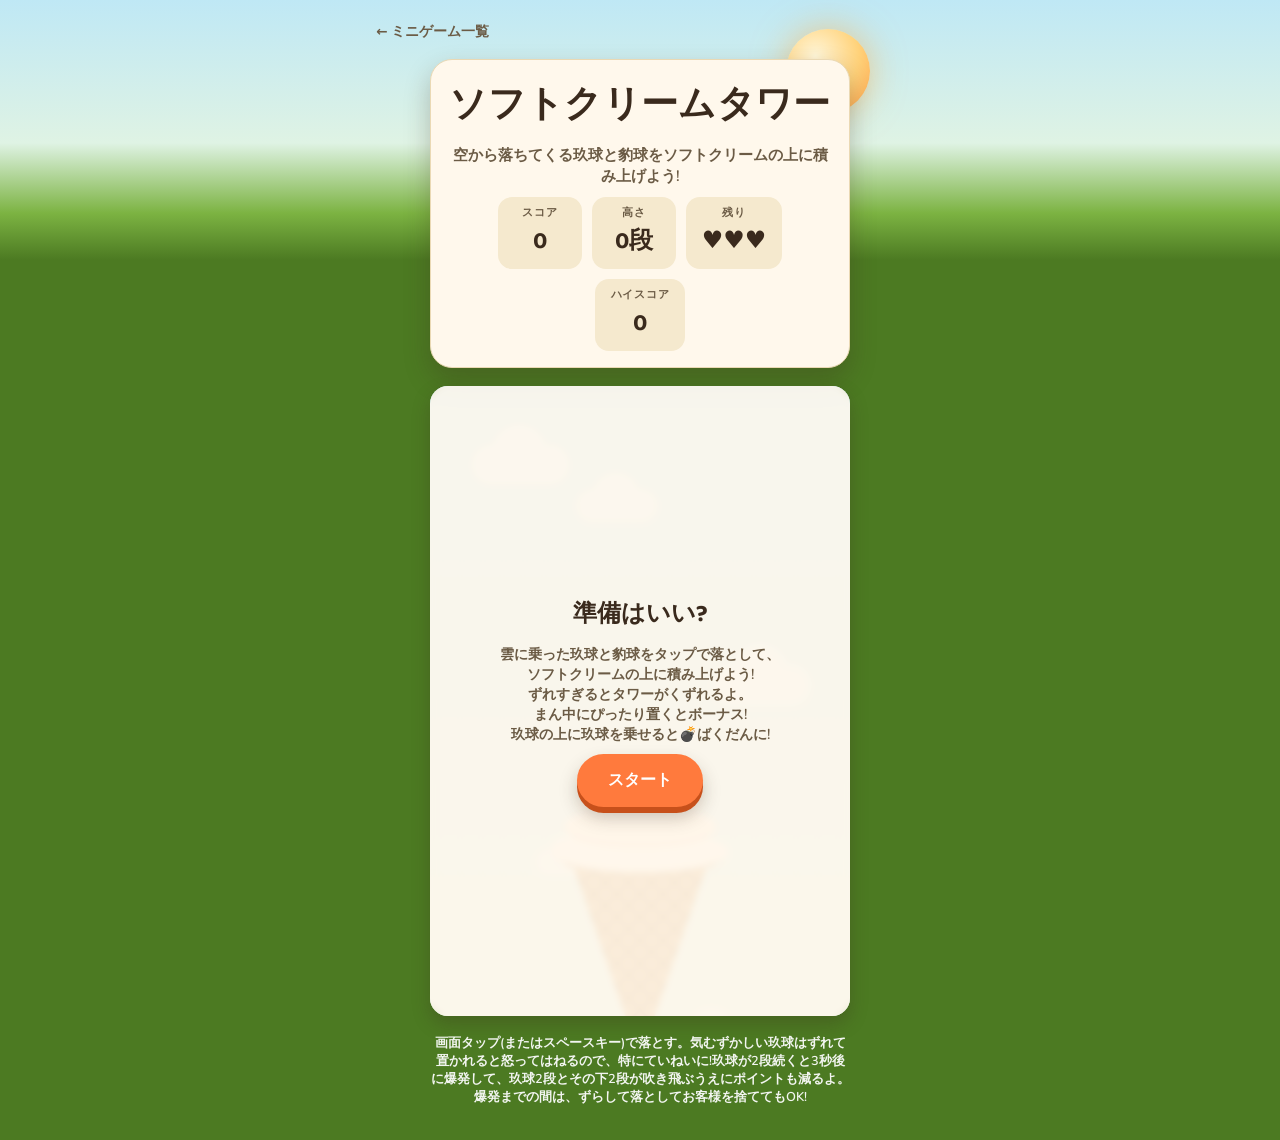
<file: games/tower.html>
<!DOCTYPE html>
<html lang="ja">
<head>
<meta charset="UTF-8">
<meta name="viewport" content="width=device-width, initial-scale=1, maximum-scale=1, viewport-fit=cover">
<title>ソフトクリームタワー</title>
<link rel="stylesheet" href="https://fonts.googleapis.com/css2?family=Baloo+2:wght@500;700;800&family=Nunito:wght@400;600;700;800&display=swap">
<link rel="stylesheet" href="../style.css">
<style>
  .tower-wrap { position: relative; width: 100%; max-width: 420px; }

  .tower-canvas {
    position: relative; z-index: 1;
    display: block;
    width: 100%; height: auto;
    aspect-ratio: 400 / 600;
    border-radius: 18px;
    box-shadow: 0 8px 18px var(--shadow);
    touch-action: manipulation;
    user-select: none;
    -webkit-user-select: none;
    cursor: pointer;
  }
</style>
</head>
<body>

<div class="scene">
  <div class="sky-deco" aria-hidden="true">
    <div class="orb"></div>
    <div class="stars"></div>
  </div>

  <a class="back-link" href="../index.html">← ミニゲーム一覧</a>

  <header class="hud">
    <h1>ソフトクリームタワー</h1>
    <p class="tagline">空から落ちてくる玖球と豹球をソフトクリームの上に積み上げよう!</p>
    <div class="stats">
      <div class="stat"><span class="stat-label">スコア</span><span class="stat-value" id="score">0</span></div>
      <div class="stat"><span class="stat-label">高さ</span><span class="stat-value" id="height">0段</span></div>
      <div class="stat"><span class="stat-label">残り</span><span class="stat-value" id="lives">♥♥♥</span></div>
      <div class="stat"><span class="stat-label">ハイスコア</span><span class="stat-value" id="highScore">0</span></div>
    </div>
  </header>

  <div class="tower-wrap">
    <canvas class="tower-canvas" id="canvas" aria-label="ソフトクリームタワーのゲーム画面"></canvas>
    <div class="overlay" id="overlay">
      <div class="overlay-card">
        <h2 id="overlayTitle">準備はいい?</h2>
        <p id="overlayMsg">雲に乗った玖球と豹球をタップで落として、ソフトクリームの上に積み上げよう!<br>ずれすぎるとタワーがくずれるよ。<br>まん中にぴったり置くとボーナス!<br>玖球の上に玖球を乗せると💣ばくだんに!</p>
        <button class="btn" id="actionBtn">スタート</button>
      </div>
    </div>
  </div>

  <p class="hint">画面タップ(またはスペースキー)で落とす。気むずかしい玖球はずれて置かれると怒ってはねるので、特にていねいに!玖球が2段続くと3秒後に爆発して、玖球2段とその下2段が吹き飛ぶうえにポイントも減るよ。爆発までの間は、ずらして落としてお客様を捨ててもOK!</p>
</div>

<script src="mole-icon.js"></script>
<script>
(function () {
  'use strict';

  var HIGH_KEY = 'kyutama-tower-highscore';
  // 画面はこの論理サイズで描き、表示サイズに合わせて拡大縮小する
  var W = 400, H = 600;
  var LIVES = 3;
  var PIECE_W = 96;
  var PIECE_H = PIECE_W * 592 / 624;
  // 耳や足が重なるので、1段の高さは画像の高さより低い
  var STEP_H = PIECE_H * 0.7;
  var CONE_TOP = H - 150;
  var CREAM_TOP = CONE_TOP - 62;
  var CREAM_HALF = 58;
  var PIECE_HALF = PIECE_W * 0.42;
  var HANG_Y = 150;
  var SWING_RANGE = 130;
  var GRAVITY = 1800;
  var PERFECT_PX = 5;
  var NEXT_DELAY = 0.35;
  // 玖球の上に玖球が乗ると、上の玖球がばくだんになる。BOMB_TIME秒後に、玖球2段とその下BOMB_RANGE段を
  // (カウント中に上へ積んだ段もいっしょに)吹き飛ばす
  var BOMB_TIME = 3;
  var BOMB_RANGE = 2;
  var BOMB_PENALTY = 30;

  // 玖球は気むずかしく、ずれて置くと怒ってはねて位置がさらにずれる。豹球はおだやかでそのまま乗る
  var KINDS = {
    mole: { file: 'mole.png', fussy: true },
    leopard: { file: 'leopard.png', fussy: false }
  };

  var canvas = document.getElementById('canvas');
  var ctx = canvas.getContext('2d');
  var scoreEl = document.getElementById('score');
  var heightEl = document.getElementById('height');
  var livesEl = document.getElementById('lives');
  var highScoreEl = document.getElementById('highScore');
  var overlay = document.getElementById('overlay');
  var overlayTitle = document.getElementById('overlayTitle');
  var overlayMsg = document.getElementById('overlayMsg');
  var actionBtn = document.getElementById('actionBtn');

  var state = { playing: false, score: 0, lives: LIVES, highScore: 0, combo: 0, time: 0, swingT: 0, nextT: 0 };
  // stack の各段は { kind, x, bottom }。bottom はその段の足もとの高さ(ワールド座標、下が+)
  var stack = [];
  var hanging = null;
  var falling = null;
  var nextKind = null;
  var debris = [];
  var popups = [];
  var blasts = [];
  var camY = 0;
  var rafId = null;
  var lastTs = 0;
  var audioCtx = null;
  var colors = {};

  Object.keys(KINDS).forEach(function (k) {
    var img = new Image();
    img.src = new URL(KINDS[k].file, MOLE_PNG_BASE).href;
    img.addEventListener('load', function () { if (!state.playing) render(); });
    KINDS[k].img = img;
  });

  // 赤く点滅させるために、キャラの形だけを赤くぬった画像を作っておく
  function redImage(kind) {
    var k = KINDS[kind];
    if (k.red) return k.red;
    if (!k.img.complete || !k.img.naturalWidth) return null;
    var c = document.createElement('canvas');
    c.width = k.img.naturalWidth;
    c.height = k.img.naturalHeight;
    var g = c.getContext('2d');
    g.drawImage(k.img, 0, 0);
    g.globalCompositeOperation = 'source-atop';
    g.fillStyle = '#FF2A1F';
    g.fillRect(0, 0, c.width, c.height);
    k.red = c;
    return c;
  }

  function loadHigh() {
    try {
      var v = parseInt(localStorage.getItem(HIGH_KEY), 10);
      return isNaN(v) ? 0 : v;
    } catch (e) { return 0; }
  }
  function saveHigh(v) {
    try { localStorage.setItem(HIGH_KEY, String(v)); } catch (e) {}
  }

  function readColors() {
    var cs = getComputedStyle(document.documentElement);
    ['sky-top', 'sky-mid', 'ink', 'accent'].forEach(function (name) {
      colors[name] = cs.getPropertyValue('--' + name).trim();
    });
  }

  function setupCanvas() {
    var dpr = Math.min(window.devicePixelRatio || 1, 3);
    canvas.width = W * dpr;
    canvas.height = H * dpr;
    ctx.setTransform(dpr, 0, 0, dpr, 0, 0);
  }

  function ensureAudio() {
    if (!audioCtx) {
      try { audioCtx = new (window.AudioContext || window.webkitAudioContext)(); } catch (e) {}
    } else if (audioCtx.state === 'suspended') {
      try { audioCtx.resume(); } catch (e) {}
    }
  }

  function playTone(type, from, to, dur, vol) {
    if (!audioCtx) return;
    try {
      var t = audioCtx.currentTime;
      var osc = audioCtx.createOscillator();
      var gain = audioCtx.createGain();
      osc.type = type;
      osc.frequency.setValueAtTime(from, t);
      osc.frequency.exponentialRampToValueAtTime(to, t + dur);
      gain.gain.setValueAtTime(vol, t);
      gain.gain.exponentialRampToValueAtTime(0.001, t + dur);
      osc.connect(gain).connect(audioCtx.destination);
      osc.start(t);
      osc.stop(t + dur + 0.02);
    } catch (e) {}
  }

  function randomKind() { return Math.random() < 0.5 ? 'mole' : 'leopard'; }

  function topSurface() {
    return stack.length ? stack[stack.length - 1].bottom - STEP_H : CREAM_TOP;
  }

  // 段が増えるほど雲が速く動く
  function swingSpeed() { return Math.min(1.5 + stack.length * 0.08, 3.4); }

  function spawnHanging() {
    hanging = { kind: nextKind || randomKind() };
    nextKind = randomKind();
    state.swingT = Math.random() * Math.PI * 2;
  }

  function hangX() { return W / 2 + Math.sin(state.swingT) * SWING_RANGE; }

  function drop() {
    if (!state.playing || !hanging || falling) return;
    falling = { kind: hanging.kind, x: hangX(), bottom: camY + HANG_Y + PIECE_H * 0.2, vy: 0 };
    hanging = null;
    playTone('sine', 500, 300, 0.12, 0.08);
  }

  function popup(text, x, y, color, big) {
    popups.push({ text: text, x: x, y: y, color: color, t: 0, big: !!big });
  }

  function land(p) {
    var support = stack.length ? stack[stack.length - 1] : { x: W / 2 };
    var dx = p.x - support.x;
    var y = topSurface();
    var angry = KINDS[p.kind].fussy && Math.abs(dx) > PIECE_W * 0.18;
    if (Math.abs(dx) <= PERFECT_PX) {
      p.x = support.x;
      state.combo += 1;
      state.score += 10 + 10 * state.combo;
      popup('ぴったり!' + (state.combo > 1 ? ' ×' + state.combo : ''), p.x, y - PIECE_H, colors.accent, true);
      popup('♥', p.x - 30, y - PIECE_H * 0.6, '#FF6FA8');
      popup('♥', p.x + 30, y - PIECE_H * 0.6, '#FF6FA8');
      playTone('sine', 880, 1320, 0.2, 0.12);
    } else {
      state.combo = 0;
      if (angry) {
        // 玖球は怒ってはね、ずれた方へさらに動く
        p.x += Math.sign(dx) * 10;
        popup('💢 ちゃんと置いて!', p.x, y - PIECE_H, '#E8483F');
        playTone('square', 260, 180, 0.15, 0.08);
      } else {
        popup(p.kind === 'leopard' ? '♥' : 'よし', p.x, y - PIECE_H * 0.8, p.kind === 'leopard' ? '#FF6FA8' : colors.ink);
        playTone('triangle', 420, 520, 0.08, 0.08);
      }
      state.score += 10;
    }
    var piece = { kind: p.kind, x: p.x, bottom: y, bounce: angry ? 1 : 0.4 };
    var onMole = stack.length > 0 && stack[stack.length - 1].kind === 'mole';
    stack.push(piece);

    if (!checkStability()) {
      if (p.kind === 'mole' && onMole) {
        piece.bomb = BOMB_TIME;
        piece.blink = 0;
        popup('💣 ばくだん!', p.x, y - PIECE_H * 1.4, '#E8483F', true);
        playTone('square', 700, 900, 0.18, 0.08);
      }
      updateHud();
      state.nextT = NEXT_DELAY;
    }
  }

  function explode(bomb) {
    var i = stack.indexOf(bomb);
    if (i < 0) return;
    var blown = stack.splice(Math.max(0, i - 1 - BOMB_RANGE));
    var cy = bomb.bottom - PIECE_H * 0.5;
    blown.forEach(function (p) {
      var dir = Math.sign(p.x - bomb.x) || (Math.random() < 0.5 ? -1 : 1);
      debris.push({
        kind: p.kind, x: p.x, bottom: p.bottom,
        vx: dir * (220 + Math.random() * 200), vy: -380 - Math.random() * 260,
        rot: 0, vr: dir * (6 + Math.random() * 6)
      });
    });
    var loss = Math.min(state.score, blown.length * BOMB_PENALTY);
    state.score -= loss;
    state.combo = 0;
    blasts.push({ x: bomb.x, y: cy, t: 0 });
    popup('ドカーン!', bomb.x, cy - 40, '#E8483F', true);
    if (loss) popup('-' + loss, bomb.x, cy, '#E8483F', true);
    playTone('sawtooth', 160, 40, 0.7, 0.2);
    playTone('square', 90, 30, 0.5, 0.12);
    updateHud();
    checkStability();
  }

  // 下の段から順に、上に乗っている全員の重心が足場からはみ出していないか調べる
  function checkStability() {
    for (var i = -1; i < stack.length - 1; i++) {
      var baseX = i < 0 ? W / 2 : stack[i].x;
      var half = i < 0 ? CREAM_HALF : PIECE_HALF;
      var sum = 0;
      for (var j = i + 1; j < stack.length; j++) sum += stack[j].x;
      var com = sum / (stack.length - i - 1);
      if (Math.abs(com - baseX) > half) {
        collapse(i + 1, Math.sign(com - baseX));
        return true;
      }
    }
    return false;
  }

  function collapse(from, dir) {
    // ばくだんの上に積んだ段も爆発で吹き飛ぶので、ばくだんより上だけが落ちたときは「捨てた」扱いでライフは減らない
    var discard = stack.slice(0, from).some(function (p) { return p.bomb !== undefined; });
    var fallen = stack.splice(from);
    fallen.forEach(function (p, k) {
      debris.push({
        kind: p.kind, x: p.x, bottom: p.bottom,
        vx: dir * (90 + Math.random() * 80 + k * 20), vy: -120 - Math.random() * 120,
        rot: 0, vr: dir * (3 + Math.random() * 3)
      });
    });
    if (discard) {
      popup('ポイッ!', W / 2, topSurface() - PIECE_H, colors.ink, true);
      playTone('triangle', 520, 260, 0.2, 0.1);
      updateHud();
      state.nextT = NEXT_DELAY;
      return;
    }
    state.combo = 0;
    state.lives -= 1;
    popup(fallen.length > 1 ? 'ガラガラ〜!' : 'おっとっと!', W / 2, topSurface() - PIECE_H, '#E8483F', true);
    playTone('sawtooth', 300, 70, 0.6, 0.15);
    updateHud();
    if (state.lives <= 0) {
      // 爆発でくずれたときは雲や落下中のお客様が残っているので片づける
      hanging = null;
      falling = null;
      state.nextT = 1.2;
    } else {
      state.nextT = NEXT_DELAY + 0.4;
    }
  }

  function updateHud() {
    scoreEl.textContent = state.score;
    heightEl.textContent = stack.length + '段';
    livesEl.textContent = state.lives > 0 ? new Array(state.lives + 1).join('♥') : '-';
    highScoreEl.textContent = state.highScore;
  }

  function startGame() {
    ensureAudio();
    state.score = 0;
    state.lives = LIVES;
    state.combo = 0;
    state.time = 0;
    stack = [];
    debris = [];
    popups = [];
    blasts = [];
    falling = null;
    nextKind = null;
    camY = 0;
    spawnHanging();
    updateHud();
    overlay.hidden = true;
    state.playing = true;
    lastTs = performance.now();
    rafId = requestAnimationFrame(tick);
  }

  function endGame() {
    state.playing = false;
    cancelAnimationFrame(rafId);
    render();
    var isRecord = state.score > state.highScore;
    if (isRecord) {
      state.highScore = state.score;
      saveHigh(state.highScore);
    }
    updateHud();
    overlayTitle.textContent = 'ゲームオーバー!';
    overlayMsg.innerHTML = stack.length + '段 / スコア: <span class="result-score">' + state.score + '</span>' +
      (isRecord ? '<br><span class="new-record">🎉 ハイスコア更新!</span>' : '<br>ハイスコア: ' + state.highScore);
    actionBtn.textContent = 'もう一度あそぶ';
    overlay.hidden = false;
  }

  function tick(ts) {
    var dt = Math.min((ts - lastTs) / 1000, 0.05);
    lastTs = ts;
    state.time += dt;

    if (hanging) state.swingT += swingSpeed() * dt;

    if (falling) {
      falling.vy += GRAVITY * dt;
      falling.bottom += falling.vy * dt;
      if (falling.bottom >= topSurface()) {
        var p = falling;
        falling = null;
        land(p);
      }
    } else if (!hanging) {
      state.nextT -= dt;
      if (state.nextT <= 0) {
        if (state.lives <= 0) { endGame(); return; }
        spawnHanging();
      }
    }

    stack.forEach(function (p) { p.bounce = Math.max(0, p.bounce - dt * 3); });
    // 残り時間が減るほど点滅が速くなる
    stack.filter(function (p) { return p.bomb !== undefined; }).forEach(function (p) {
      p.bomb -= dt;
      p.blink += dt * Math.PI * 2 * (2 + (BOMB_TIME - p.bomb) * 3);
      if (p.bomb <= 0) explode(p);
    });
    blasts.forEach(function (b) { b.t += dt; });
    blasts = blasts.filter(function (b) { return b.t < 0.6; });
    debris.forEach(function (d) {
      d.vy += GRAVITY * dt;
      d.x += d.vx * dt;
      d.bottom += d.vy * dt;
      d.rot += d.vr * dt;
    });
    debris = debris.filter(function (d) { return d.bottom - camY < H + PIECE_H * 2; });
    popups.forEach(function (p) { p.t += dt; });
    popups = popups.filter(function (p) { return p.t < 1; });

    // いちばん上の段が画面の下寄りに来るようにカメラを上げる
    var target = Math.min(0, topSurface() - H * 0.62);
    camY += (target - camY) * Math.min(1, dt * 4);

    render();
    rafId = requestAnimationFrame(tick);
  }

  // ---- 描画 ----

  function drawSky() {
    var sky = ctx.createLinearGradient(0, 0, 0, H);
    sky.addColorStop(0, colors['sky-top']);
    sky.addColorStop(1, colors['sky-mid']);
    ctx.fillStyle = sky;
    ctx.fillRect(0, 0, W, H);
    // 背景の雲はゆっくりスクロールさせて高さを感じさせる
    ctx.fillStyle = 'rgba(255, 255, 255, .55)';
    for (var k = 0; k < 6; k++) {
      var cy = ((k * 170 - camY * 0.4) % (H + 120) + H + 120) % (H + 120) - 60;
      drawCloud((k * 137) % (W - 80) + 40, cy, 0.8 + (k % 3) * 0.2);
    }
  }

  function drawCloud(x, y, s) {
    ctx.beginPath();
    ctx.arc(x - 22 * s, y + 4 * s, 16 * s, 0, Math.PI * 2);
    ctx.arc(x, y - 6 * s, 22 * s, 0, Math.PI * 2);
    ctx.arc(x + 24 * s, y + 4 * s, 16 * s, 0, Math.PI * 2);
    ctx.rect(x - 22 * s, y + 4 * s, 46 * s, 16 * s);
    ctx.fill();
  }

  function drawCone() {
    var top = CONE_TOP - camY;
    if (top - 80 > H) return;
    // ワッフルコーン
    ctx.fillStyle = '#D9A15C';
    ctx.beginPath();
    ctx.moveTo(W / 2 - 66, top);
    ctx.lineTo(W / 2 + 66, top);
    ctx.lineTo(W / 2, top + 190);
    ctx.closePath();
    ctx.fill();
    ctx.save();
    ctx.clip();
    ctx.strokeStyle = '#B07A3A';
    ctx.lineWidth = 2;
    for (var k = -6; k <= 6; k++) {
      ctx.beginPath();
      ctx.moveTo(W / 2 + k * 22 - 100, top);
      ctx.lineTo(W / 2 + k * 22 + 100, top + 200);
      ctx.moveTo(W / 2 + k * 22 + 100, top);
      ctx.lineTo(W / 2 + k * 22 - 100, top + 200);
      ctx.stroke();
    }
    ctx.restore();
    ctx.fillStyle = '#C98C48';
    ctx.fillRect(W / 2 - 70, top - 4, 140, 12);

    // フレアーなソフトクリームのうず巻き
    var layers = [[84, 0], [72, -24], [60, -46]];
    layers.forEach(function (l, i) {
      ctx.fillStyle = i % 2 === 0 ? '#FFF6EA' : '#FFEBD6';
      ctx.beginPath();
      ctx.ellipse(W / 2, top + l[1] - 6, l[0], 20, 0, 0, Math.PI * 2);
      ctx.fill();
      ctx.strokeStyle = 'rgba(200, 160, 120, .45)';
      ctx.lineWidth = 2;
      ctx.beginPath();
      ctx.ellipse(W / 2, top + l[1] - 2, l[0] - 6, 14, 0, 0.2, Math.PI - 0.2);
      ctx.stroke();
    });
  }

  function drawPiece(kind, x, bottom, rot, squash, red) {
    var img = KINDS[kind].img;
    if (!img.complete || !img.naturalWidth) return;
    var w = PIECE_W * (1 + squash * 0.12), h = PIECE_H * (1 - squash * 0.12);
    ctx.save();
    ctx.translate(x, bottom - camY);
    if (rot) ctx.rotate(rot);
    ctx.drawImage(img, -w / 2, -h, w, h);
    var redImg = red ? redImage(kind) : null;
    if (redImg) {
      ctx.globalAlpha = red;
      ctx.drawImage(redImg, -w / 2, -h, w, h);
    }
    ctx.restore();
  }

  function drawBombTimer(p, x) {
    var y = p.bottom - PIECE_H * 0.55 - camY;
    ctx.fillStyle = 'rgba(232, 72, 63, .9)';
    ctx.beginPath();
    ctx.arc(x, y, 15, 0, Math.PI * 2);
    ctx.fill();
    ctx.fillStyle = '#FFFFFF';
    ctx.font = '800 18px "Baloo 2", sans-serif';
    ctx.textAlign = 'center';
    ctx.textBaseline = 'middle';
    ctx.fillText(String(Math.max(1, Math.ceil(p.bomb))), x, y + 1);
  }

  function drawBlast(b) {
    var k = b.t / 0.6;
    var r = 30 + k * 140;
    var g = ctx.createRadialGradient(b.x, b.y - camY, 0, b.x, b.y - camY, r);
    g.addColorStop(0, 'rgba(255, 250, 200, ' + (1 - k) + ')');
    g.addColorStop(0.4, 'rgba(255, 160, 40, ' + (0.9 * (1 - k)) + ')');
    g.addColorStop(1, 'rgba(232, 72, 63, 0)');
    ctx.fillStyle = g;
    ctx.beginPath();
    ctx.arc(b.x, b.y - camY, r, 0, Math.PI * 2);
    ctx.fill();
  }

  function render() {
    if (!colors.ink) return;
    drawSky();
    drawCone();

    // 高く積むほどタワー全体が少しゆれる
    var sway = Math.sin(state.time * 2.4) * Math.min(stack.length * 0.35, 6);
    stack.forEach(function (p, i) {
      var lean = stack.length > 1 ? sway * i / (stack.length - 1) : 0;
      var red = p.bomb !== undefined ? 0.45 + 0.4 * Math.sin(p.blink) : 0;
      drawPiece(p.kind, p.x + lean, p.bottom, 0, Math.sin(p.bounce * Math.PI) * p.bounce, red);
    });
    stack.forEach(function (p, i) {
      if (p.bomb === undefined) return;
      drawBombTimer(p, p.x + (stack.length > 1 ? sway * i / (stack.length - 1) : 0));
    });
    if (falling) drawPiece(falling.kind, falling.x, falling.bottom, 0, 0);
    debris.forEach(function (d) { drawPiece(d.kind, d.x, d.bottom, d.rot, 0); });
    blasts.forEach(drawBlast);

    if (hanging) {
      var hx = hangX();
      drawPiece(hanging.kind, hx, camY + HANG_Y + PIECE_H * 0.2, 0, 0);
      ctx.fillStyle = '#FFFFFF';
      drawCloud(hx, HANG_Y + PIECE_H * 0.2 + 2, 1.2);
    }

    // つぎに落ちてくるお客様
    if (nextKind && state.playing) {
      ctx.fillStyle = 'rgba(255, 255, 255, .7)';
      ctx.beginPath();
      ctx.arc(36, 36, 26, 0, Math.PI * 2);
      ctx.fill();
      var img = KINDS[nextKind].img;
      if (img.complete && img.naturalWidth) ctx.drawImage(img, 14, 16, 44, 44 * 592 / 624);
      ctx.fillStyle = colors.ink;
      ctx.font = '800 12px "Nunito", sans-serif';
      ctx.textAlign = 'center';
      ctx.textBaseline = 'middle';
      ctx.fillText('つぎ', 36, 72);
    }

    popups.forEach(function (p) {
      ctx.globalAlpha = 1 - p.t;
      ctx.fillStyle = p.color;
      ctx.font = '800 ' + (p.big ? 24 : 16) + 'px "Baloo 2", sans-serif';
      ctx.textAlign = 'center';
      ctx.textBaseline = 'middle';
      ctx.fillText(p.text, p.x, p.y - camY - p.t * 36);
      ctx.globalAlpha = 1;
    });
  }

  // ---- 入力 ----

  actionBtn.addEventListener('click', startGame);
  canvas.addEventListener('pointerdown', drop);
  window.addEventListener('keydown', function (e) {
    if (e.code === 'Space' && state.playing) {
      e.preventDefault();
      drop();
    }
  });

  try {
    window.matchMedia('(prefers-color-scheme: dark)').addEventListener('change', function () {
      readColors();
      render();
    });
  } catch (e) {}

  function boot(data) {
    state.highScore = (data && typeof data.highScore === 'number') ? data.highScore : loadHigh();
    readColors();
    setupCanvas();
    updateHud();
    render();
  }

  try {
    if (window.claude && window.claude.hot && window.claude.hot.snapshot) {
      window.claude.hot.snapshot(function () { return { highScore: state.highScore }; });
    }
    if (window.claude && window.claude.hot && window.claude.hot.ready) {
      window.claude.hot.ready(boot);
    } else {
      boot(window.claude && window.claude.hot ? window.claude.hot.data : null);
    }
  } catch (e) {
    boot(null);
  }
})();
</script>
</body>
</html>
</file>
<file: style.css>
:root {
  --sky-top: #BFE8F5;
  --sky-mid: #DFF3E4;
  --grass: #7CB342;
  --grass-deep: #4C7A22;
  --dirt: #8A5A34;
  --dirt-deep: #4E301B;
  --dirt-rim: #A97646;
  --mole-fur: #B4A3E8;
  --mole-fur-light: #E9E1FB;
  --mole-fur-dark: #8C76C9;
  --mole-fur-mid: #DAD7E8;
  --ink: #3A2A1D;
  --ink-soft: #6B5B45;
  --card-bg: #FFF8EC;
  --card-border: #EAD9B4;
  --stat-bg: #F5E9CE;
  --accent: #FF7A3D;
  --accent-shadow: #C7501B;
  --accent-ink: #FFFFFF;
  --shadow: rgba(58, 42, 29, 0.28);
  --overlay-bg: rgba(255, 248, 236, 0.88);
  --orb-grad: radial-gradient(circle at 35% 32%, #FFF6D8 0%, #FFD27A 55%, #FF9F45 100%);
  --orb-glow: rgba(255, 170, 60, 0.55);
  --star-opacity: 0;
  --font-display: 'Baloo 2', 'Hiragino Maru Gothic ProN', 'Yu Gothic', system-ui, sans-serif;
  --font-body: 'Nunito', 'Hiragino Sans', 'Yu Gothic', system-ui, sans-serif;
}

@media (prefers-color-scheme: dark) {
  :root:not([data-theme="light"]) {
    --sky-top: #0B1330;
    --sky-mid: #17233F;
    --grass: #2E5233;
    --grass-deep: #16321B;
    --dirt: #4A3221;
    --dirt-deep: #241708;
    --dirt-rim: #5C4029;
    --mole-fur: #9C88D6;
    --mole-fur-light: #CFC1F2;
    --mole-fur-dark: #6E5AA8;
    --mole-fur-mid: #B8B4CE;
    --ink: #F3EAD9;
    --ink-soft: #C4B79A;
    --card-bg: #17213A;
    --card-border: #2E3C5E;
    --stat-bg: #202E4F;
    --accent: #FF9A5C;
    --accent-shadow: #B85420;
    --accent-ink: #241205;
    --shadow: rgba(0, 0, 0, 0.55);
    --overlay-bg: rgba(15, 20, 38, 0.86);
    --orb-grad: radial-gradient(circle at 35% 32%, #FFFFFF 0%, #DCE6FF 55%, #9FB4E8 100%);
    --orb-glow: rgba(160, 190, 255, 0.55);
    --star-opacity: 0.85;
  }
}
:root[data-theme="dark"] {
  --sky-top: #0B1330;
  --sky-mid: #17233F;
  --grass: #2E5233;
  --grass-deep: #16321B;
  --dirt: #4A3221;
  --dirt-deep: #241708;
  --dirt-rim: #5C4029;
  --mole-fur: #9C88D6;
  --mole-fur-light: #CFC1F2;
  --mole-fur-dark: #6E5AA8;
  --mole-fur-mid: #B8B4CE;
  --ink: #F3EAD9;
  --ink-soft: #C4B79A;
  --card-bg: #17213A;
  --card-border: #2E3C5E;
  --stat-bg: #202E4F;
  --accent: #FF9A5C;
  --accent-shadow: #B85420;
  --accent-ink: #241205;
  --shadow: rgba(0, 0, 0, 0.55);
  --overlay-bg: rgba(15, 20, 38, 0.86);
  --orb-grad: radial-gradient(circle at 35% 32%, #FFFFFF 0%, #DCE6FF 55%, #9FB4E8 100%);
  --orb-glow: rgba(160, 190, 255, 0.55);
  --star-opacity: 0.85;
}

* { box-sizing: border-box; }

html { height: 100%; }

body {
  margin: 0;
  font-family: var(--font-body);
  color: var(--ink);
  background-color: var(--grass-deep);
  background-image: linear-gradient(
    to bottom,
    var(--sky-top) 0%,
    var(--sky-mid) 55%,
    var(--grass) 82%,
    transparent 100%
  );
  background-repeat: no-repeat;
  background-position: top center;
  background-size: 100% 260px;
  min-height: 100%;
  display: flex;
  justify-content: center;
}

.scene {
  position: relative;
  width: 100%;
  max-width: 560px;
  padding-inline: 16px;
  padding-block: 22px 34px;
  display: flex;
  flex-direction: column;
  align-items: center;
  gap: 18px;
}

.sky-deco { position: absolute; inset: 0 0 auto 0; height: 32%; overflow: hidden; pointer-events: none; z-index: 0; }
.orb {
  position: absolute; top: 8%; right: 9%;
  width: 15%; aspect-ratio: 1; border-radius: 50%;
  background: var(--orb-grad);
  box-shadow: 0 0 34px var(--orb-glow);
}
.stars {
  position: absolute; inset: 0;
  opacity: var(--star-opacity);
  transition: opacity .5s ease;
  background-image:
    radial-gradient(1.6px 1.6px at 14% 22%, #fff, transparent 60%),
    radial-gradient(1.4px 1.4px at 30% 55%, #fff, transparent 60%),
    radial-gradient(2px 2px at 46% 18%, #fff, transparent 60%),
    radial-gradient(1.4px 1.4px at 62% 40%, #fff, transparent 60%),
    radial-gradient(1.8px 1.8px at 75% 15%, #fff, transparent 60%),
    radial-gradient(1.4px 1.4px at 85% 48%, #fff, transparent 60%),
    radial-gradient(1.6px 1.6px at 6% 45%, #fff, transparent 60%);
  background-repeat: no-repeat;
}

h1 {
  font-family: var(--font-display);
  font-weight: 800;
  font-size: clamp(1.6rem, 5.2vw, 2.3rem);
  margin: 0;
  text-wrap: balance;
  color: var(--ink);
  letter-spacing: .01em;
}

.tagline {
  margin: 0;
  font-size: clamp(.82rem, 2.2vw, .95rem);
  color: var(--ink-soft);
  font-weight: 600;
}

.hud {
  position: relative; z-index: 2;
  width: 100%; max-width: 420px;
  background: var(--card-bg);
  border: 1px solid var(--card-border);
  border-radius: 22px;
  padding: 16px 18px;
  box-shadow: 0 12px 26px var(--shadow);
  display: flex; flex-direction: column; align-items: center; gap: 10px;
  text-align: center;
}

.stats { display: flex; gap: 10px; width: 100%; justify-content: center; flex-wrap: wrap; }
.stat {
  background: var(--stat-bg);
  border-radius: 14px;
  padding: 8px 16px;
  min-width: 84px;
  display: flex; flex-direction: column; gap: 2px;
}
.stat-label {
  font-size: .66rem; font-weight: 700; letter-spacing: .07em; text-transform: uppercase;
  color: var(--ink-soft);
}
.stat-value {
  font-family: var(--font-display); font-weight: 700;
  font-size: clamp(1.15rem, 3.2vw, 1.5rem);
  font-variant-numeric: tabular-nums;
  color: var(--ink);
}

.overlay {
  position: absolute; inset: 0; z-index: 10;
  display: flex; align-items: center; justify-content: center;
  background: var(--overlay-bg);
  backdrop-filter: blur(3px);
  border-radius: 18px;
  padding: 16px; text-align: center;
}
.overlay[hidden] { display: none; }
.overlay-card { display: flex; flex-direction: column; align-items: center; gap: 10px; max-width: 280px; }
.overlay-card h2 { margin: 0; font-family: var(--font-display); font-size: clamp(1.2rem, 4vw, 1.5rem); }
.overlay-card p { margin: 0; color: var(--ink-soft); font-size: .9rem; font-weight: 600; }
.result-score { font-family: var(--font-display); font-weight: 800; font-size: 2rem; color: var(--accent); font-variant-numeric: tabular-nums; }
.new-record { font-size: .8rem; font-weight: 800; color: var(--accent); letter-spacing: .04em; }

.btn {
  font-family: var(--font-display); font-weight: 700; font-size: 1.02rem;
  padding: .78em 1.9em; border-radius: 999px; border: none; cursor: pointer;
  background: var(--accent); color: var(--accent-ink);
  box-shadow: 0 6px 0 var(--accent-shadow), 0 10px 18px var(--shadow);
  transition: transform .12s, box-shadow .12s;
}
.btn:hover { filter: brightness(1.04); }
.btn:active { transform: translateY(4px); box-shadow: 0 2px 0 var(--accent-shadow), 0 4px 8px var(--shadow); }
.btn:focus-visible { outline: 3px solid var(--ink); outline-offset: 3px; }

.btn-link {
  text-decoration: none;
  display: inline-flex;
  align-items: center;
  justify-content: center;
}

.hint {
  position: relative; z-index: 1;
  margin: 0; max-width: 420px; text-align: center;
  font-size: .8rem; font-weight: 600; color: #F2F5F0;
}

.back-link {
  align-self: flex-start;
  font-family: var(--font-body);
  font-weight: 700;
  font-size: .85rem;
  color: var(--ink-soft);
  text-decoration: none;
  display: inline-flex;
  align-items: center;
  gap: 4px;
  position: relative;
  z-index: 2;
}
.back-link:hover { color: var(--ink); }

@media (prefers-reduced-motion: reduce) {
  .btn, .stars { transition-duration: .01ms !important; animation-duration: .01ms !important; }
}
</file>
